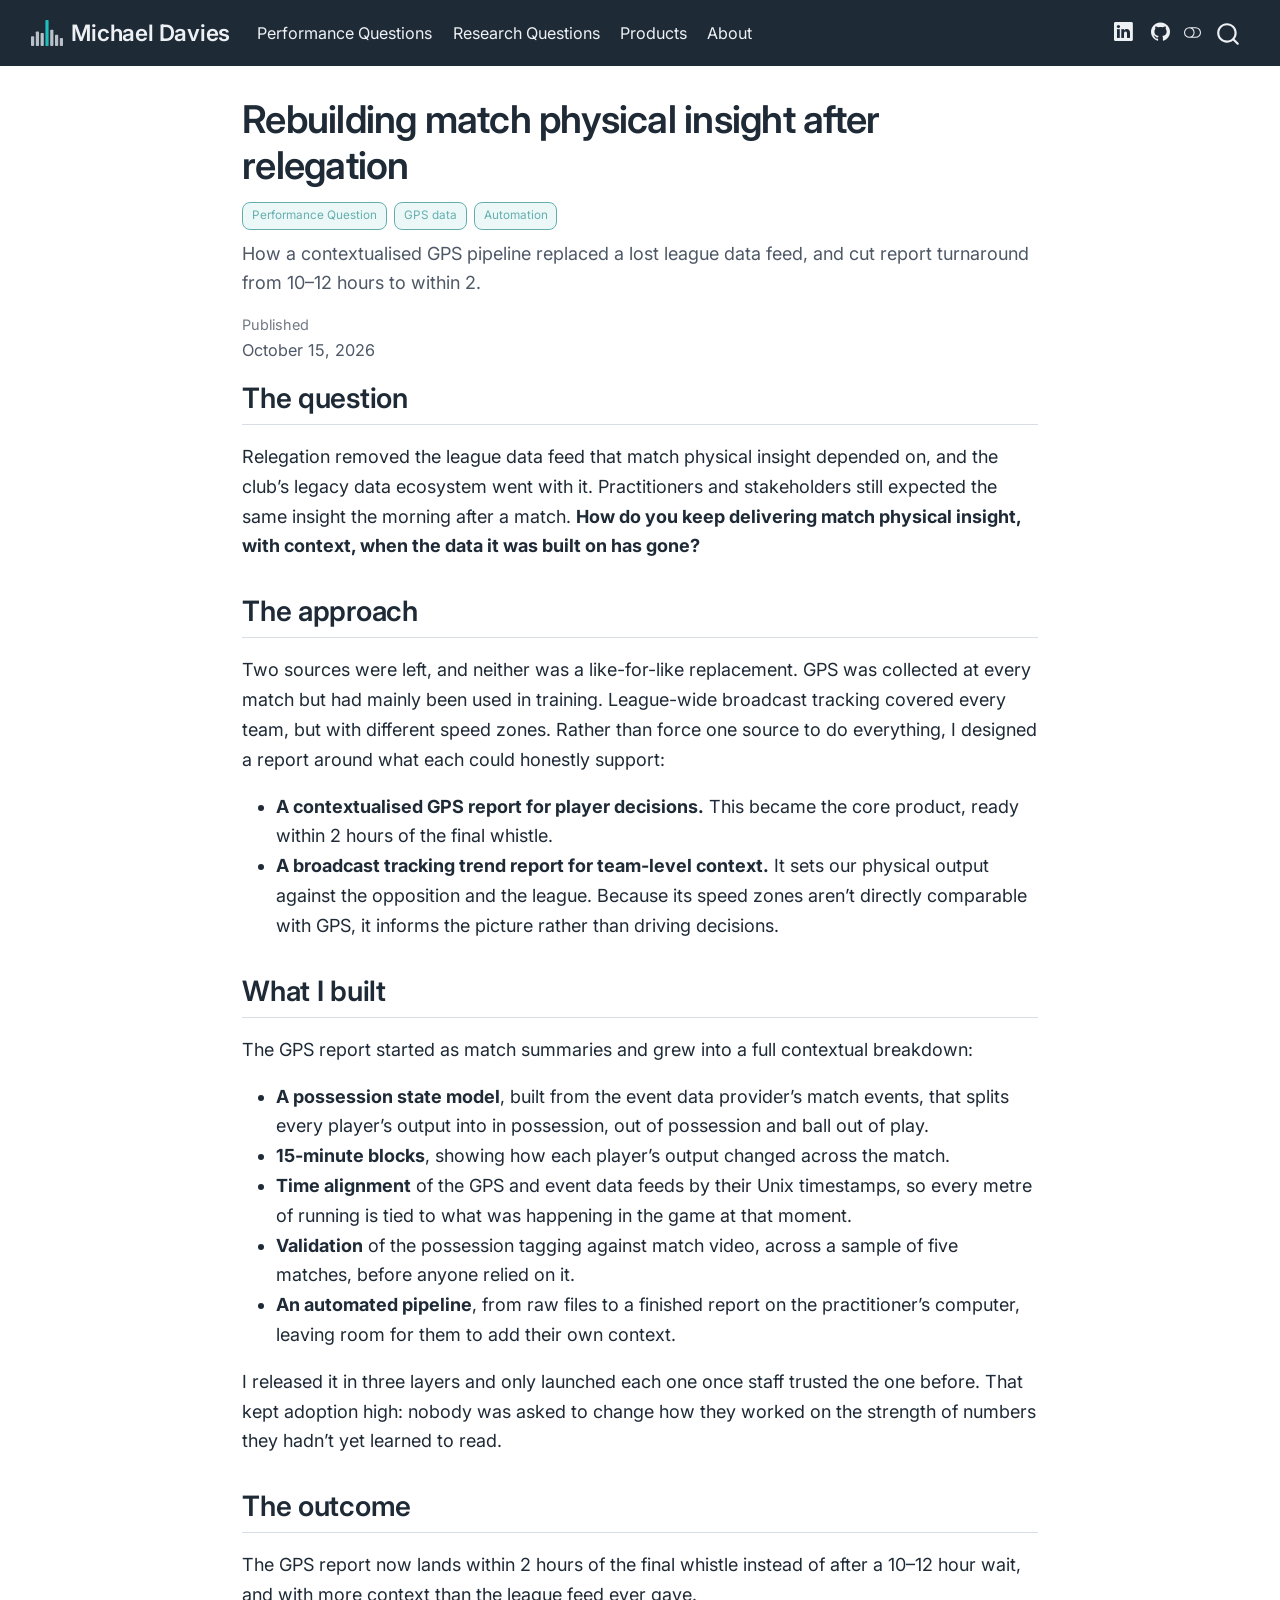
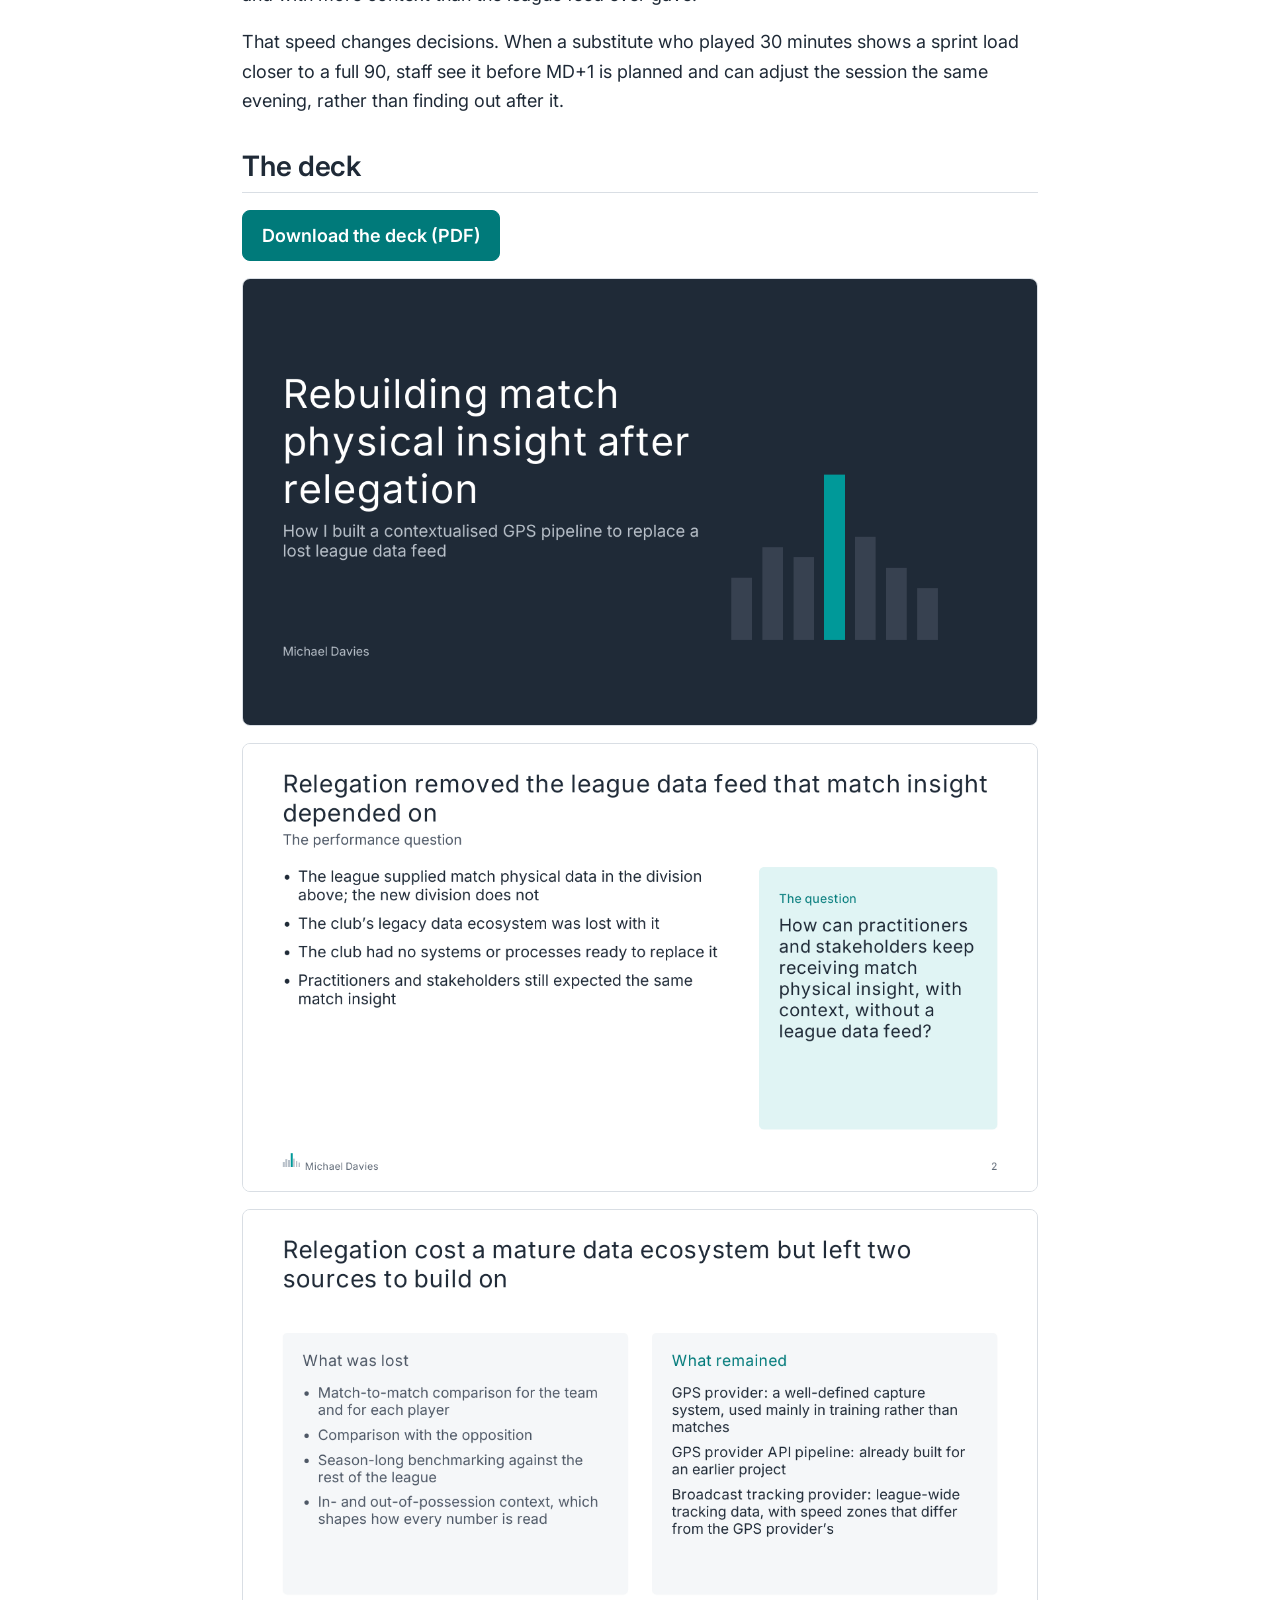
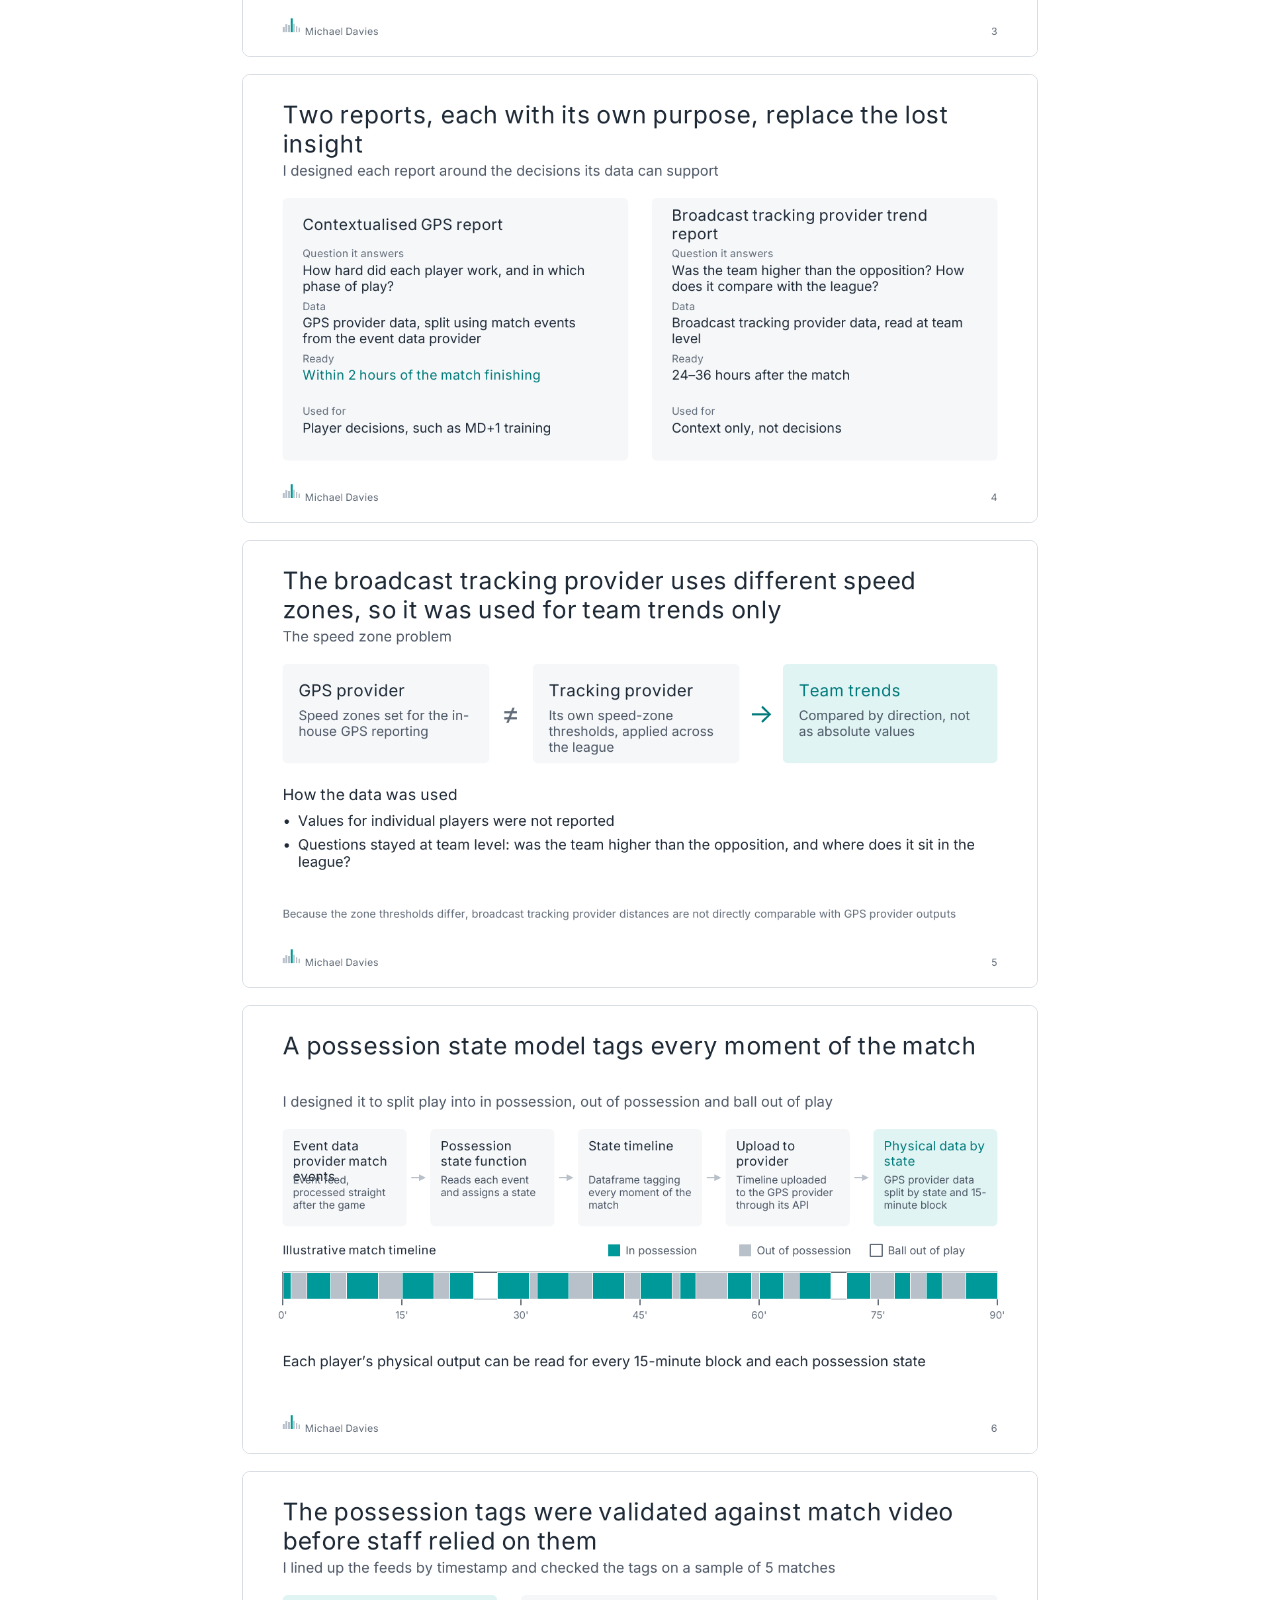
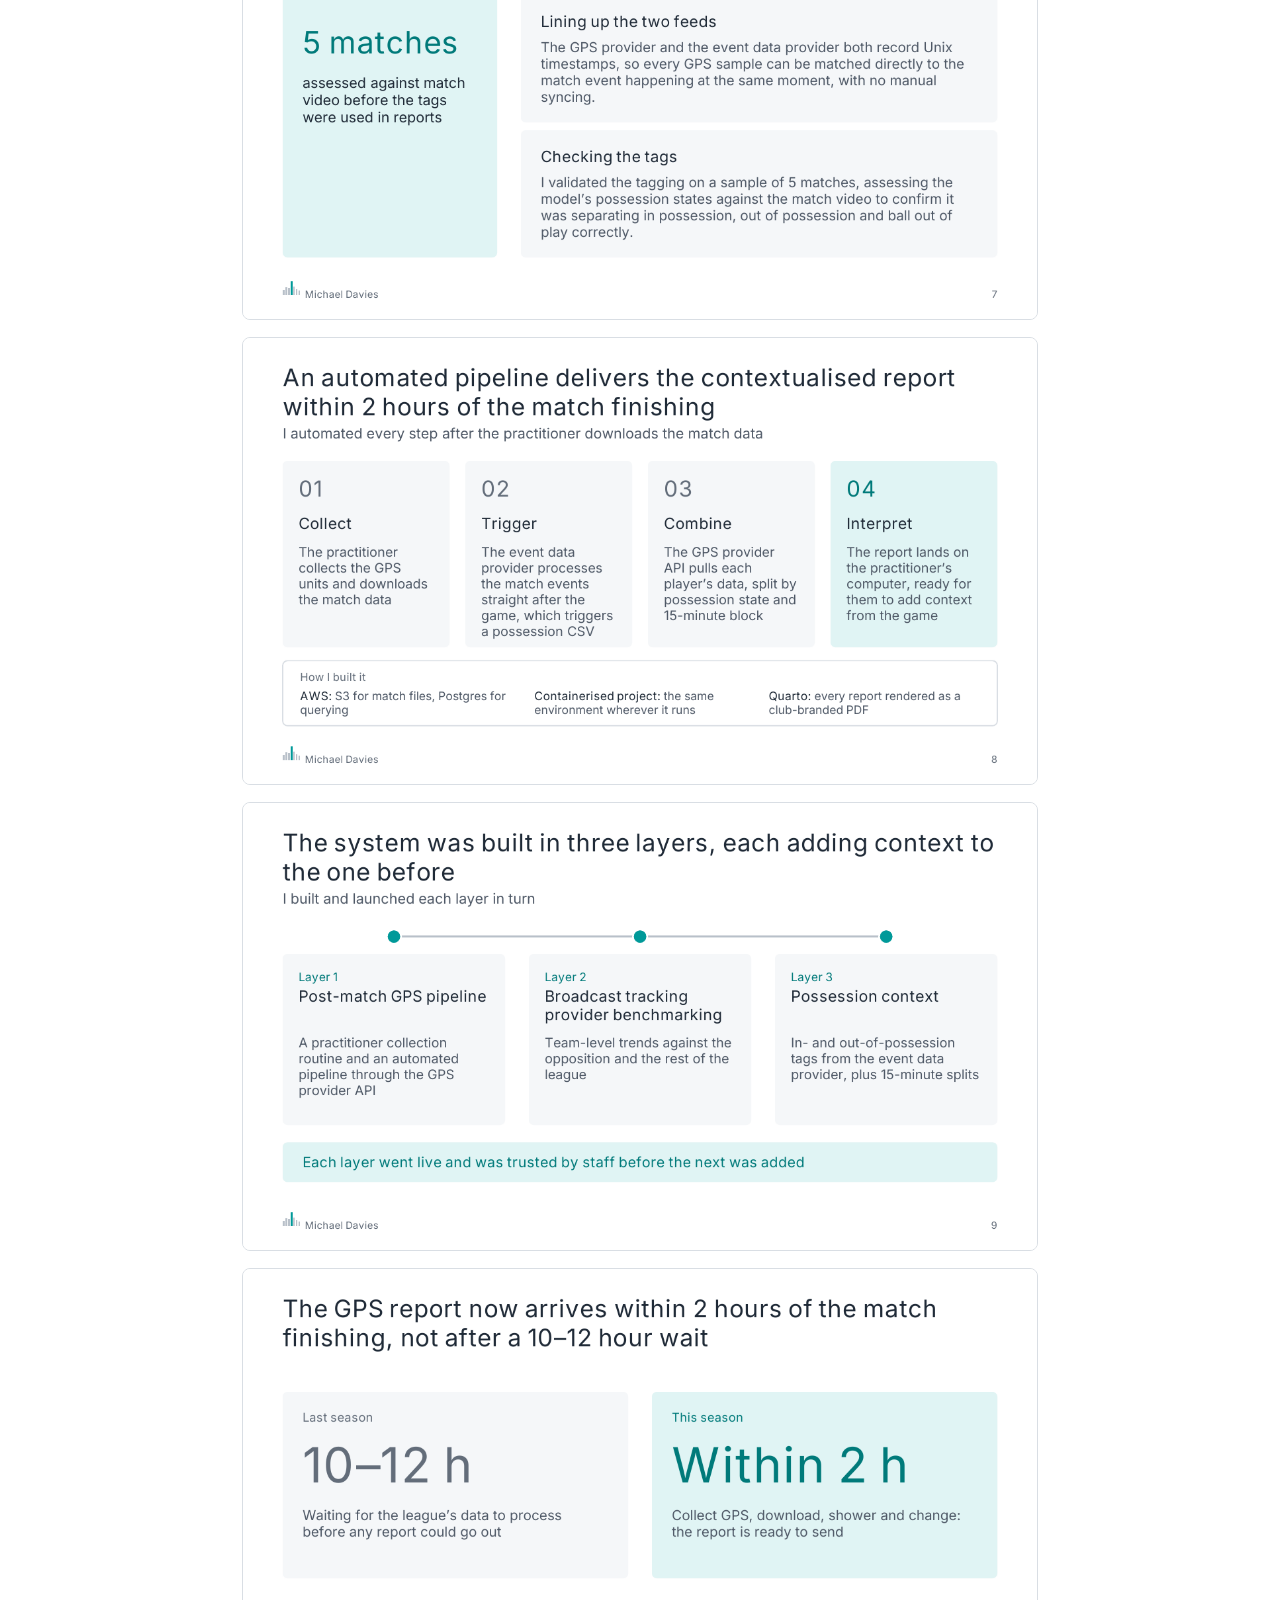
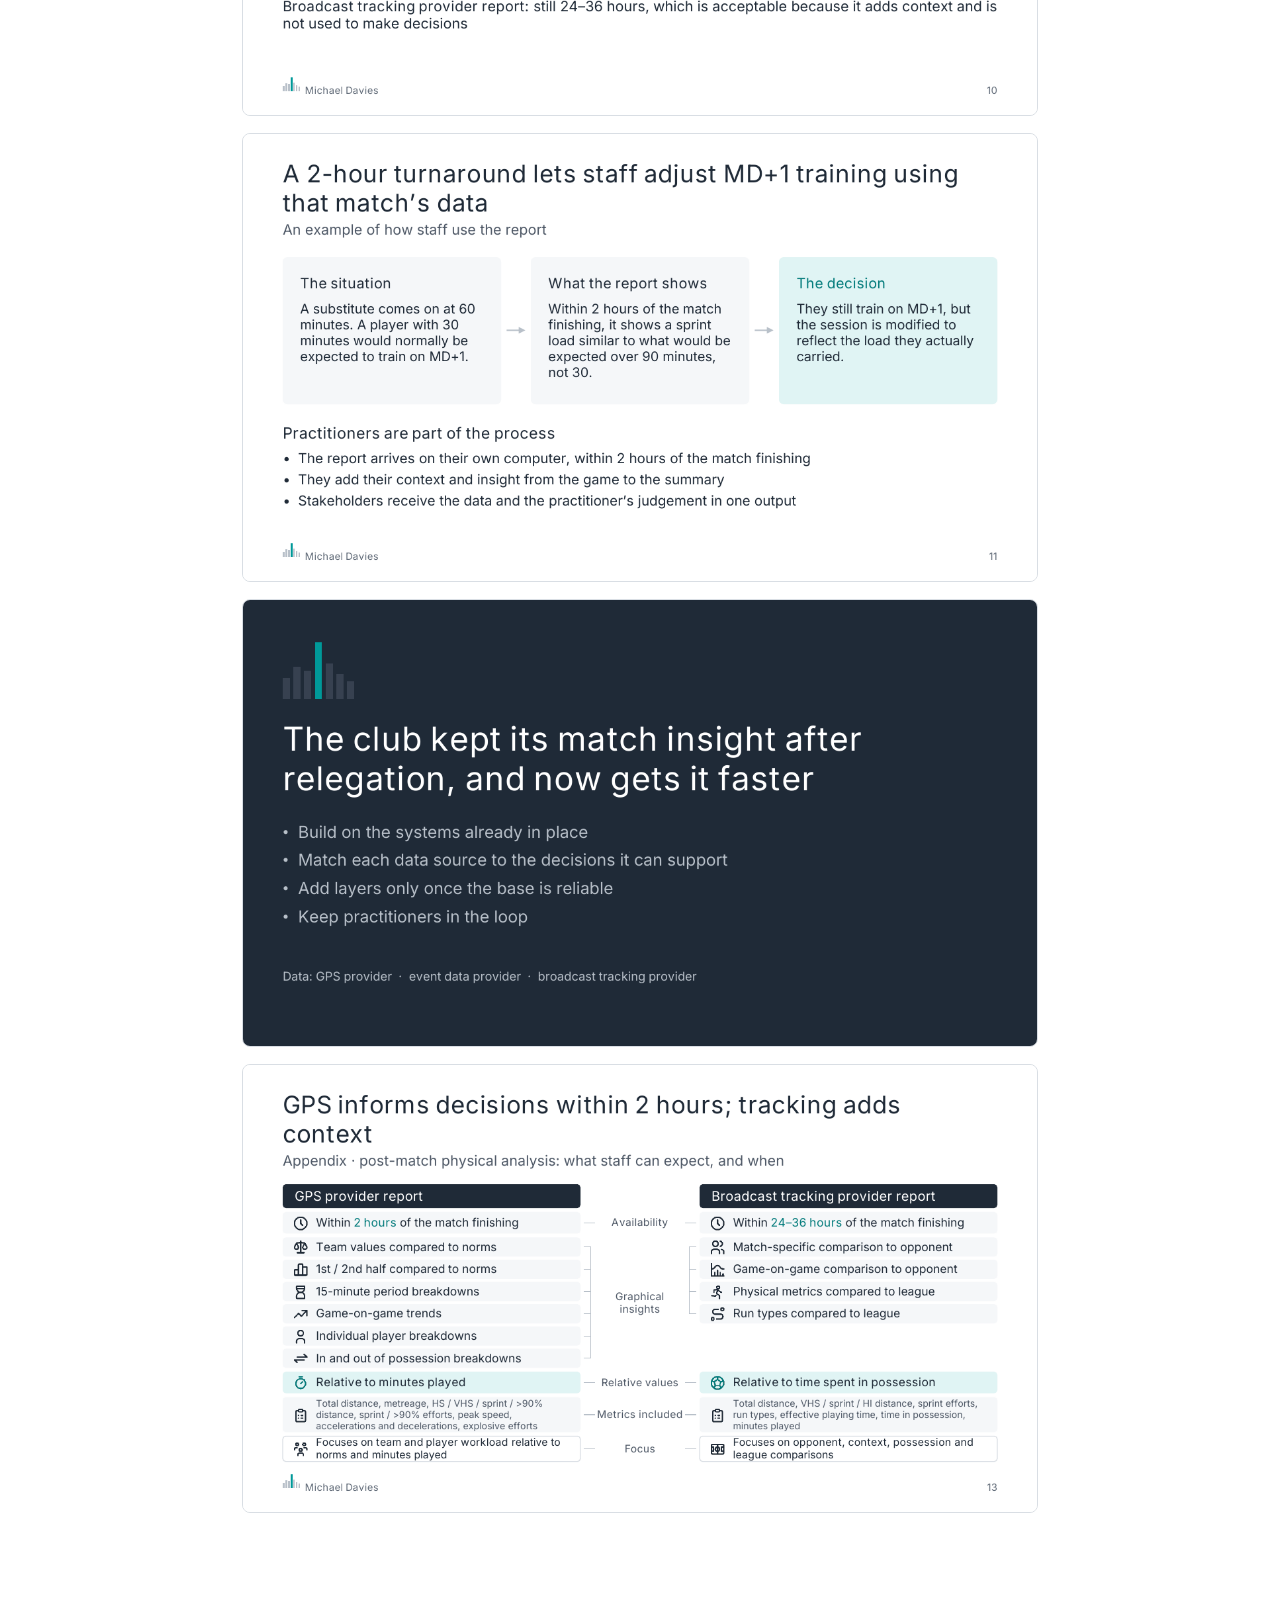
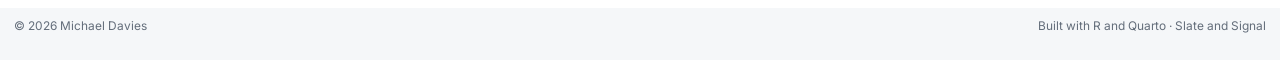
<file: projects/performance/rebuilding-match-insight/index.html>
<!DOCTYPE html>
<html xmlns="http://www.w3.org/1999/xhtml" lang="en" xml:lang="en"><head>

<meta charset="utf-8">
<meta name="generator" content="quarto-1.10.19">

<meta name="viewport" content="width=device-width, initial-scale=1.0, user-scalable=yes">

<meta name="dcterms.date" content="2026-10-15">
<meta name="description" content="How a contextualised GPS pipeline replaced a lost league data feed, and cut report turnaround from 10–12 hours to within 2.">

<title>Rebuilding match physical insight after relegation – Michael Davies</title>
<style>
/* Default styles provided by pandoc.
** See https://pandoc.org/MANUAL.html#variables-for-html for config info.
*/
span.smallcaps{font-variant: small-caps;}
div.columns{display: flex; gap: 1.5em;}
div.column{flex: auto;}
@media screen {
div.columns{gap: min(4vw, 1.5em);}
div.column{overflow-x: auto;}
}
div.hanging-indent{margin-left: 1.5em; text-indent: -1.5em;}
ul.task-list{list-style: none;}
ul.task-list li input[type="checkbox"] {
  width: 0.8em;
  margin: 0 0.8em 0.2em -1em; /* quarto-specific, see https://github.com/quarto-dev/quarto-cli/issues/4556 */ 
  vertical-align: middle;
}
</style>


<script src="../../../site_libs/quarto-nav/quarto-nav.js"></script>
<script src="../../../site_libs/quarto-nav/headroom.min.js"></script>
<script src="../../../site_libs/clipboard/clipboard.min.js"></script>
<script src="../../../site_libs/quarto-search/autocomplete.umd.js"></script>
<script src="../../../site_libs/quarto-search/fuse.min.js"></script>
<script src="../../../site_libs/quarto-search/quarto-search.js"></script>
<meta name="quarto:offset" content="../../../">
<link href="../../../images/favicon.svg" rel="icon" type="image/svg+xml">
<script src="../../../site_libs/quarto-html/quarto.js" type="module"></script>
<script src="../../../site_libs/quarto-html/tabsets/tabsets.js" type="module"></script>
<script src="../../../site_libs/quarto-html/popper.min.js"></script>
<script src="../../../site_libs/quarto-html/tippy.umd.min.js"></script>
<script src="../../../site_libs/quarto-html/anchor.min.js"></script>
<link href="../../../site_libs/quarto-html/tippy.css" rel="stylesheet">
<link href="../../../site_libs/quarto-html/quarto-syntax-highlighting-7679f92b18dcf5edba4446b257d74ced.css" rel="stylesheet" class="quarto-color-scheme" id="quarto-text-highlighting-styles">
<link href="../../../site_libs/quarto-html/quarto-syntax-highlighting-dark-a3d1018d860e8e0e5f676dbdf712930f.css" rel="stylesheet" class="quarto-color-scheme quarto-color-alternate" id="quarto-text-highlighting-styles">
<link href="../../../site_libs/quarto-html/quarto-syntax-highlighting-7679f92b18dcf5edba4446b257d74ced.css" rel="stylesheet" class="quarto-color-scheme-extra" id="quarto-text-highlighting-styles">
<script src="../../../site_libs/bootstrap/bootstrap.min.js"></script>
<link href="../../../site_libs/bootstrap/bootstrap-icons.css" rel="stylesheet">
<link href="../../../site_libs/bootstrap/bootstrap-6b96b13d0476b2725ac09e7d017f7b8c.min.css" rel="stylesheet" append-hash="true" class="quarto-color-scheme" id="quarto-bootstrap" data-mode="light">
<link href="../../../site_libs/bootstrap/bootstrap-dark-148feec59ccc2964e8c51f9cf28291a7.min.css" rel="stylesheet" append-hash="true" class="quarto-color-scheme quarto-color-alternate" id="quarto-bootstrap" data-mode="dark">
<link href="../../../site_libs/bootstrap/bootstrap-6b96b13d0476b2725ac09e7d017f7b8c.min.css" rel="stylesheet" append-hash="true" class="quarto-color-scheme-extra" id="quarto-bootstrap" data-mode="light">
<script id="quarto-search-options" type="application/json">{
  "location": "navbar",
  "copy-button": false,
  "collapse-after": 3,
  "panel-placement": "end",
  "type": "overlay",
  "limit": 50,
  "keyboard-shortcut": [
    "f",
    "/",
    "s"
  ],
  "show-item-context": false,
  "language": {
    "search-no-results-text": "No results",
    "search-matching-documents-text": "matching documents",
    "search-copy-link-title": "Copy link to search",
    "search-hide-matches-text": "Hide additional matches",
    "search-more-match-text": "more match in this document",
    "search-more-matches-text": "more matches in this document",
    "search-clear-button-title": "Clear",
    "search-text-placeholder": "",
    "search-detached-cancel-button-title": "Cancel",
    "search-submit-button-title": "Submit",
    "search-label": "Search"
  }
}</script>
<style>html{ scroll-behavior: smooth; }</style>


</head>

<body class="nav-fixed fullcontent quarto-light"><script id="quarto-html-before-body" type="application/javascript">
    const toggleBodyColorMode = (bsSheetEl) => {
      const mode = bsSheetEl.getAttribute("data-mode");
      const bodyEl = window.document.querySelector("body");
      if (mode === "dark") {
        bodyEl.classList.add("quarto-dark");
        bodyEl.classList.remove("quarto-light");
      } else {
        bodyEl.classList.add("quarto-light");
        bodyEl.classList.remove("quarto-dark");
      }
    }
    const toggleBodyColorPrimary = () => {
      const bsSheetEl = window.document.querySelector("link#quarto-bootstrap:not([rel=disabled-stylesheet])");
      if (bsSheetEl) {
        toggleBodyColorMode(bsSheetEl);
      }
    }
    const setColorSchemeToggle = (alternate) => {
      const toggles = window.document.querySelectorAll('.quarto-color-scheme-toggle');
      for (let i=0; i < toggles.length; i++) {
        const toggle = toggles[i];
        if (toggle) {
          if (alternate) {
            toggle.classList.add("alternate");
          } else {
            toggle.classList.remove("alternate");
          }
        }
      }
    };
    const toggleColorMode = (alternate) => {
      // Switch the stylesheets
      const primaryStylesheets = window.document.querySelectorAll('link.quarto-color-scheme:not(.quarto-color-alternate)');
      const alternateStylesheets = window.document.querySelectorAll('link.quarto-color-scheme.quarto-color-alternate');
      manageTransitions('#quarto-margin-sidebar .nav-link', false);
      if (alternate) {
        // note: dark is layered on light, we don't disable primary!
        enableStylesheet(alternateStylesheets);
        for (const sheetNode of alternateStylesheets) {
          if (sheetNode.id === "quarto-bootstrap") {
            toggleBodyColorMode(sheetNode);
          }
        }
      } else {
        disableStylesheet(alternateStylesheets);
        enableStylesheet(primaryStylesheets)
        toggleBodyColorPrimary();
      }
      manageTransitions('#quarto-margin-sidebar .nav-link', true);
      // Switch the toggles
      setColorSchemeToggle(alternate)
      // Hack to workaround the fact that safari doesn't
      // properly recolor the scrollbar when toggling (#1455)
      if (navigator.userAgent.indexOf('Safari') > 0 && navigator.userAgent.indexOf('Chrome') == -1) {
        manageTransitions("body", false);
        window.scrollTo(0, 1);
        setTimeout(() => {
          window.scrollTo(0, 0);
          manageTransitions("body", true);
        }, 40);
      }
    }
    const disableStylesheet = (stylesheets) => {
      for (let i=0; i < stylesheets.length; i++) {
        const stylesheet = stylesheets[i];
        stylesheet.rel = 'disabled-stylesheet';
      }
    }
    const enableStylesheet = (stylesheets) => {
      for (let i=0; i < stylesheets.length; i++) {
        const stylesheet = stylesheets[i];
        if(stylesheet.rel !== 'stylesheet') { // for Chrome, which will still FOUC without this check
          stylesheet.rel = 'stylesheet';
        }
      }
    }
    const manageTransitions = (selector, allowTransitions) => {
      const els = window.document.querySelectorAll(selector);
      for (let i=0; i < els.length; i++) {
        const el = els[i];
        if (allowTransitions) {
          el.classList.remove('notransition');
        } else {
          el.classList.add('notransition');
        }
      }
    }
    const isFileUrl = () => {
      return window.location.protocol === 'file:';
    }
    const hasAlternateSentinel = () => {
      let styleSentinel = getColorSchemeSentinel();
      if (styleSentinel !== null) {
        return styleSentinel === "alternate";
      } else {
        return false;
      }
    }
    const setStyleSentinel = (alternate) => {
      const value = alternate ? "alternate" : "default";
      if (!isFileUrl()) {
        window.localStorage.setItem("quarto-color-scheme", value);
      } else {
        localAlternateSentinel = value;
      }
    }
    const getColorSchemeSentinel = () => {
      if (!isFileUrl()) {
        const storageValue = window.localStorage.getItem("quarto-color-scheme");
        return storageValue != null ? storageValue : localAlternateSentinel;
      } else {
        return localAlternateSentinel;
      }
    }
    const toggleGiscusIfUsed = (isAlternate, darkModeDefault) => {
      const baseTheme = document.querySelector('#giscus-base-theme')?.value ?? 'light';
      const alternateTheme = document.querySelector('#giscus-alt-theme')?.value ?? 'dark';
      let newTheme = '';
      if(authorPrefersDark) {
        newTheme = isAlternate ? baseTheme : alternateTheme;
      } else {
        newTheme = isAlternate ? alternateTheme : baseTheme;
      }
      const changeGiscusTheme = () => {
        // From: https://github.com/giscus/giscus/issues/336
        const sendMessage = (message) => {
          const iframe = document.querySelector('iframe.giscus-frame');
          if (!iframe) return;
          iframe.contentWindow.postMessage({ giscus: message }, 'https://giscus.app');
        }
        sendMessage({
          setConfig: {
            theme: newTheme
          }
        });
      }
      const isGiscussLoaded = window.document.querySelector('iframe.giscus-frame') !== null;
      if (isGiscussLoaded) {
        changeGiscusTheme();
      }
    };
    const authorPrefersDark = false;
    const queryPrefersDark = window.matchMedia('(prefers-color-scheme: dark)');
    const darkModeDefault = queryPrefersDark.matches;
      document.querySelector('link#quarto-text-highlighting-styles.quarto-color-scheme-extra').rel = 'disabled-stylesheet';
      document.querySelector('link#quarto-bootstrap.quarto-color-scheme-extra').rel = 'disabled-stylesheet';
    let localAlternateSentinel = darkModeDefault ? 'alternate' : 'default';
    // Dark / light mode switch
    window.quartoToggleColorScheme = () => {
      // Read the current dark / light value
      let toAlternate = !hasAlternateSentinel();
      toggleColorMode(toAlternate);
      setStyleSentinel(toAlternate);
      toggleGiscusIfUsed(toAlternate, darkModeDefault);
      window.dispatchEvent(new Event('resize'));
    };
    queryPrefersDark.addEventListener("change", e => {
      if(window.localStorage.getItem("quarto-color-scheme") !== null)
        return;
      const alternate = e.matches
      toggleColorMode(alternate);
      localAlternateSentinel = e.matches ? 'alternate' : 'default'; // this is used alongside local storage!
      toggleGiscusIfUsed(alternate, darkModeDefault);
    });
    // Switch to dark mode if need be
    if (hasAlternateSentinel()) {
      toggleColorMode(true);
    } else {
      toggleColorMode(false);
    }
  </script>

<div id="quarto-search-results"></div>
  <header id="quarto-header" class="headroom fixed-top">
    <nav class="navbar navbar-expand-lg " data-bs-theme="dark">
      <div class="navbar-container container-fluid">
      <div class="navbar-brand-container mx-auto">
    <a href="../../../index.html" class="navbar-brand navbar-brand-logo">
    <img src="../../../images/mark.svg" alt="Michael Davies" class="navbar-logo light-content">
    <img src="../../../images/mark.svg" alt="Michael Davies" class="navbar-logo dark-content">
    </a>
    <a class="navbar-brand" href="../../../index.html">
    <span class="navbar-title">Michael Davies</span>
    </a>
  </div>
            <div id="quarto-search" class="" title="Search"></div>
          <button class="navbar-toggler" type="button" data-bs-toggle="collapse" data-bs-target="#navbarCollapse" aria-controls="navbarCollapse" role="menu" aria-expanded="false" aria-label="Toggle navigation" onclick="if (window.quartoToggleHeadroom) { window.quartoToggleHeadroom(); }">
  <span class="navbar-toggler-icon"></span>
</button>
          <div class="collapse navbar-collapse" id="navbarCollapse">
            <ul class="navbar-nav navbar-nav-scroll me-auto">
  <li class="nav-item">
    <a class="nav-link" href="../../../performance-questions.html"> 
<span class="menu-text">Performance Questions</span></a>
  </li>  
  <li class="nav-item">
    <a class="nav-link" href="../../../research-questions.html"> 
<span class="menu-text">Research Questions</span></a>
  </li>  
  <li class="nav-item">
    <a class="nav-link" href="../../../products.html"> 
<span class="menu-text">Products</span></a>
  </li>  
  <li class="nav-item">
    <a class="nav-link" href="../../../about.html"> 
<span class="menu-text">About</span></a>
  </li>  
</ul>
            <ul class="navbar-nav navbar-nav-scroll ms-auto">
  <li class="nav-item compact">
    <a class="nav-link" href="https://www.linkedin.com/in/michael-davies-4505b8114" target="_blank"> <i class="bi bi-linkedin" role="img" aria-label="LinkedIn">
</i> 
<span class="menu-text"></span></a>
  </li>  
  <li class="nav-item compact">
    <a class="nav-link" href="https://github.com/michaeldavies64" target="_blank"> <i class="bi bi-github" role="img" aria-label="GitHub">
</i> 
<span class="menu-text"></span></a>
  </li>  
</ul>
          </div> <!-- /navcollapse -->
            <div class="quarto-navbar-tools">
  <a href="" class="quarto-color-scheme-toggle quarto-navigation-tool  px-1" onclick="window.quartoToggleColorScheme(); return false;" title="Toggle dark mode"><i class="bi"></i></a>
</div>
      </div> <!-- /container-fluid -->
    </nav>
</header>
<!-- content -->
<div id="quarto-content" class="quarto-container page-columns page-rows-contents page-layout-article page-navbar">
<!-- sidebar -->
<!-- margin-sidebar -->
    
<!-- main -->
<main class="content" id="quarto-document-content">


<header id="title-block-header" class="quarto-title-block default">
<div class="quarto-title">
<h1 class="title">Rebuilding match physical insight after relegation</h1>
  <div class="quarto-categories">
    <div class="quarto-category">Performance Question</div>
    <div class="quarto-category">GPS data</div>
    <div class="quarto-category">Automation</div>
  </div>
  </div>

<div>
  <div class="description">
    How a contextualised GPS pipeline replaced a lost league data feed, and cut report turnaround from 10–12 hours to within 2.
  </div>
</div>


<div class="quarto-title-meta">

    
    <div>
    <div class="quarto-title-meta-heading">Published</div>
    <div class="quarto-title-meta-contents">
      <p class="date">October 15, 2026</p>
    </div>
  </div>
  
    
  </div>
  


</header>


<section id="the-question" class="level2">
<h2 class="anchored" data-anchor-id="the-question">The question</h2>
<p>Relegation removed the league data feed that match physical insight depended on, and the club’s legacy data ecosystem went with it. Practitioners and stakeholders still expected the same insight the morning after a match. <strong>How do you keep delivering match physical insight, with context, when the data it was built on has gone?</strong></p>
</section>
<section id="the-approach" class="level2">
<h2 class="anchored" data-anchor-id="the-approach">The approach</h2>
<p>Two sources were left, and neither was a like-for-like replacement. GPS was collected at every match but had mainly been used in training. League-wide broadcast tracking covered every team, but with different speed zones. Rather than force one source to do everything, I designed a report around what each could honestly support:</p>
<ul>
<li><strong>A contextualised GPS report for player decisions.</strong> This became the core product, ready within 2 hours of the final whistle.</li>
<li><strong>A broadcast tracking trend report for team-level context.</strong> It sets our physical output against the opposition and the league. Because its speed zones aren’t directly comparable with GPS, it informs the picture rather than driving decisions.</li>
</ul>
</section>
<section id="what-i-built" class="level2">
<h2 class="anchored" data-anchor-id="what-i-built">What I built</h2>
<p>The GPS report started as match summaries and grew into a full contextual breakdown:</p>
<ul>
<li><strong>A possession state model</strong>, built from the event data provider’s match events, that splits every player’s output into in possession, out of possession and ball out of play.</li>
<li><strong>15-minute blocks</strong>, showing how each player’s output changed across the match.</li>
<li><strong>Time alignment</strong> of the GPS and event data feeds by their Unix timestamps, so every metre of running is tied to what was happening in the game at that moment.</li>
<li><strong>Validation</strong> of the possession tagging against match video, across a sample of five matches, before anyone relied on it.</li>
<li><strong>An automated pipeline</strong>, from raw files to a finished report on the practitioner’s computer, leaving room for them to add their own context.</li>
</ul>
<p>I released it in three layers and only launched each one once staff trusted the one before. That kept adoption high: nobody was asked to change how they worked on the strength of numbers they hadn’t yet learned to read.</p>
</section>
<section id="the-outcome" class="level2">
<h2 class="anchored" data-anchor-id="the-outcome">The outcome</h2>
<p>The GPS report now lands within 2 hours of the final whistle instead of after a 10–12 hour wait, and with more context than the league feed ever gave.</p>
<p>That speed changes decisions. When a substitute who played 30 minutes shows a sprint load closer to a full 90, staff see it before MD+1 is planned and can adjust the session the same evening, rather than finding out after it.</p>
</section>
<section id="the-deck" class="level2">
<h2 class="anchored" data-anchor-id="the-deck">The deck</h2>
<p><a href="deck.pdf" class="btn btn-primary">Download the deck (PDF)</a></p>
<div class="md-slides">
<p><img src="slides/slide-01.png" class="img-fluid" alt="Slide 1 of 13"></p>
<p><img src="slides/slide-02.png" class="img-fluid" alt="Slide 2 of 13"></p>
<p><img src="slides/slide-03.png" class="img-fluid" alt="Slide 3 of 13"></p>
<p><img src="slides/slide-04.png" class="img-fluid" alt="Slide 4 of 13"></p>
<p><img src="slides/slide-05.png" class="img-fluid" alt="Slide 5 of 13"></p>
<p><img src="slides/slide-06.png" class="img-fluid" alt="Slide 6 of 13"></p>
<p><img src="slides/slide-07.png" class="img-fluid" alt="Slide 7 of 13"></p>
<p><img src="slides/slide-08.png" class="img-fluid" alt="Slide 8 of 13"></p>
<p><img src="slides/slide-09.png" class="img-fluid" alt="Slide 9 of 13"></p>
<p><img src="slides/slide-10.png" class="img-fluid" alt="Slide 10 of 13"></p>
<p><img src="slides/slide-11.png" class="img-fluid" alt="Slide 11 of 13"></p>
<p><img src="slides/slide-12.png" class="img-fluid" alt="Slide 12 of 13"></p>
<p><img src="slides/slide-13.png" class="img-fluid" alt="Slide 13 of 13"></p>
</div>


</section>

</main> <!-- /main -->
<script id="quarto-html-after-body" type="application/javascript">
  window.document.addEventListener("DOMContentLoaded", function (event) {
    // Ensure there is a toggle, if there isn't float one in the top right
    if (window.document.querySelector('.quarto-color-scheme-toggle') === null) {
      const a = window.document.createElement('a');
      a.classList.add('top-right');
      a.classList.add('quarto-color-scheme-toggle');
      a.href = "";
      a.onclick = function() { try { window.quartoToggleColorScheme(); } catch {} return false; };
      const i = window.document.createElement("i");
      i.classList.add('bi');
      a.appendChild(i);
      window.document.body.appendChild(a);
    }
    setColorSchemeToggle(hasAlternateSentinel())
    const icon = "";
    const anchorJS = new window.AnchorJS();
    anchorJS.options = {
      placement: 'right',
      icon: icon
    };
    anchorJS.add('.anchored');
    const isCodeAnnotation = (el) => {
      for (const clz of el.classList) {
        if (clz.startsWith('code-annotation-')) {                     
          return true;
        }
      }
      return false;
    }
    const onCopySuccess = function(e) {
      // button target
      const button = e.trigger;
      // don't keep focus
      button.blur();
      // flash "checked"
      button.classList.add('code-copy-button-checked');
      var currentTitle = button.getAttribute("title");
      button.setAttribute("title", "Copied!");
      let tooltip;
      if (window.bootstrap) {
        button.setAttribute("data-bs-toggle", "tooltip");
        button.setAttribute("data-bs-placement", "left");
        button.setAttribute("data-bs-title", "Copied!");
        tooltip = new bootstrap.Tooltip(button, 
          { trigger: "manual", 
            customClass: "code-copy-button-tooltip",
            offset: [0, -8]});
        tooltip.show();    
      }
      setTimeout(function() {
        if (tooltip) {
          tooltip.hide();
          button.removeAttribute("data-bs-title");
          button.removeAttribute("data-bs-toggle");
          button.removeAttribute("data-bs-placement");
        }
        button.setAttribute("title", currentTitle);
        button.classList.remove('code-copy-button-checked');
      }, 1000);
      // clear code selection
      e.clearSelection();
    }
    const getTextToCopy = function(trigger) {
      const outerScaffold = trigger.parentElement.cloneNode(true);
      const codeEl = outerScaffold.querySelector('code');
      for (const childEl of codeEl.children) {
        if (isCodeAnnotation(childEl)) {
          childEl.remove();
        }
      }
      return codeEl.innerText;
    }
    const clipboard = new window.ClipboardJS('.code-copy-button:not([data-in-quarto-modal])', {
      text: getTextToCopy
    });
    clipboard.on('success', onCopySuccess);
    if (window.document.getElementById('quarto-embedded-source-code-modal')) {
      const clipboardModal = new window.ClipboardJS('.code-copy-button[data-in-quarto-modal]', {
        text: getTextToCopy,
        container: window.document.getElementById('quarto-embedded-source-code-modal')
      });
      clipboardModal.on('success', onCopySuccess);
    }
      var localhostRegex = new RegExp(/^(?:http|https):\/\/localhost\:?[0-9]*\//);
      var mailtoRegex = new RegExp(/^mailto:/);
        var filterRegex = new RegExp("https:\/\/michaeldavies64\.github\.io\/");
      var isInternal = (href) => {
          return filterRegex.test(href) || localhostRegex.test(href) || mailtoRegex.test(href);
      }
      // Inspect non-navigation links and adorn them if external
     var links = window.document.querySelectorAll('a[href]:not(.nav-link):not(.navbar-brand):not(.toc-action):not(.sidebar-link):not(.sidebar-item-toggle):not(.pagination-link):not(.no-external):not([aria-hidden]):not(.dropdown-item):not(.quarto-navigation-tool):not(.about-link)');
      for (var i=0; i<links.length; i++) {
        const link = links[i];
        if (!isInternal(link.href)) {
          // undo the damage that might have been done by quarto-nav.js in the case of
          // links that we want to consider external
          if (link.dataset.originalHref !== undefined) {
            link.href = link.dataset.originalHref;
          }
            // target, if specified
            link.setAttribute("target", "_blank");
            if (link.getAttribute("rel") === null) {
              link.setAttribute("rel", "noopener");
            }
        }
      }
    function tippyHover(el, contentFn, onTriggerFn, onUntriggerFn) {
      const config = {
        allowHTML: true,
        maxWidth: 500,
        delay: 100,
        arrow: false,
        appendTo: function(el) {
            return el.parentElement;
        },
        interactive: true,
        interactiveBorder: 10,
        theme: 'quarto',
        placement: 'bottom-start',
      };
      if (contentFn) {
        config.content = contentFn;
      }
      if (onTriggerFn) {
        config.onTrigger = onTriggerFn;
      }
      if (onUntriggerFn) {
        config.onUntrigger = onUntriggerFn;
      }
      window.tippy(el, config); 
    }
    const noterefs = window.document.querySelectorAll('a[role="doc-noteref"]');
    for (var i=0; i<noterefs.length; i++) {
      const ref = noterefs[i];
      tippyHover(ref, function() {
        // use id or data attribute instead here
        let href = ref.getAttribute('data-footnote-href') || ref.getAttribute('href');
        try { href = new URL(href).hash; } catch {}
        const id = href.replace(/^#\/?/, "");
        const note = window.document.getElementById(id);
        if (note) {
          return note.innerHTML;
        } else {
          return "";
        }
      });
    }
    const xrefs = window.document.querySelectorAll('a.quarto-xref');
    const processXRef = (id, note) => {
      // Strip column container classes
      const stripColumnClz = (el) => {
        el.classList.remove("page-full", "page-columns");
        if (el.children) {
          for (const child of el.children) {
            stripColumnClz(child);
          }
        }
      }
      stripColumnClz(note)
      if (id === null || id.startsWith('sec-')) {
        // Special case sections, only their first couple elements
        const container = document.createElement("div");
        if (note.children && note.children.length > 2) {
          container.appendChild(note.children[0].cloneNode(true));
          for (let i = 1; i < note.children.length; i++) {
            const child = note.children[i];
            if (child.tagName === "P" && child.innerText === "") {
              continue;
            } else {
              container.appendChild(child.cloneNode(true));
              break;
            }
          }
          if (window.Quarto?.typesetMath) {
            window.Quarto.typesetMath(container);
          }
          return container.innerHTML
        } else {
          if (window.Quarto?.typesetMath) {
            window.Quarto.typesetMath(note);
          }
          return note.innerHTML;
        }
      } else {
        // Remove any anchor links if they are present
        const anchorLink = note.querySelector('a.anchorjs-link');
        if (anchorLink) {
          anchorLink.remove();
        }
        if (window.Quarto?.typesetMath) {
          window.Quarto.typesetMath(note);
        }
        if (note.classList.contains("callout")) {
          return note.outerHTML;
        } else {
          return note.innerHTML;
        }
      }
    }
    for (var i=0; i<xrefs.length; i++) {
      const xref = xrefs[i];
      tippyHover(xref, undefined, function(instance) {
        instance.disable();
        let url = xref.getAttribute('href');
        let hash = undefined; 
        if (url.startsWith('#')) {
          hash = url;
        } else {
          try { hash = new URL(url).hash; } catch {}
        }
        if (hash) {
          const id = hash.replace(/^#\/?/, "");
          const note = window.document.getElementById(id);
          if (note !== null) {
            try {
              const html = processXRef(id, note.cloneNode(true));
              instance.setContent(html);
            } finally {
              instance.enable();
              instance.show();
            }
          } else {
            // See if we can fetch this
            fetch(url.split('#')[0])
            .then(res => res.text())
            .then(html => {
              const parser = new DOMParser();
              const htmlDoc = parser.parseFromString(html, "text/html");
              const note = htmlDoc.getElementById(id);
              if (note !== null) {
                const html = processXRef(id, note);
                instance.setContent(html);
              } 
            }).finally(() => {
              instance.enable();
              instance.show();
            });
          }
        } else {
          // See if we can fetch a full url (with no hash to target)
          // This is a special case and we should probably do some content thinning / targeting
          fetch(url)
          .then(res => res.text())
          .then(html => {
            const parser = new DOMParser();
            const htmlDoc = parser.parseFromString(html, "text/html");
            const note = htmlDoc.querySelector('main.content');
            if (note !== null) {
              // This should only happen for chapter cross references
              // (since there is no id in the URL)
              // remove the first header
              if (note.children.length > 0 && note.children[0].tagName === "HEADER") {
                note.children[0].remove();
              }
              const html = processXRef(null, note);
              instance.setContent(html);
            } 
          }).finally(() => {
            instance.enable();
            instance.show();
          });
        }
      }, function(instance) {
      });
    }
        let selectedAnnoteEl;
        const selectorForAnnotation = ( cell, annotation) => {
          let cellAttr = 'data-code-cell="' + cell + '"';
          let lineAttr = 'data-code-annotation="' +  annotation + '"';
          const selector = 'span[' + cellAttr + '][' + lineAttr + ']';
          return selector;
        }
        const selectCodeLines = (annoteEl) => {
          const doc = window.document;
          const targetCell = annoteEl.getAttribute("data-target-cell");
          const targetAnnotation = annoteEl.getAttribute("data-target-annotation");
          const annoteSpan = window.document.querySelector(selectorForAnnotation(targetCell, targetAnnotation));
          const lines = annoteSpan.getAttribute("data-code-lines").split(",");
          const lineIds = lines.map((line) => {
            return targetCell + "-" + line;
          })
          let top = null;
          let height = null;
          let parent = null;
          if (lineIds.length > 0) {
              //compute the position of the single el (top and bottom and make a div)
              const el = window.document.getElementById(lineIds[0]);
              top = el.offsetTop;
              height = el.offsetHeight;
              parent = el.parentElement.parentElement;
            if (lineIds.length > 1) {
              const lastEl = window.document.getElementById(lineIds[lineIds.length - 1]);
              const bottom = lastEl.offsetTop + lastEl.offsetHeight;
              height = bottom - top;
            }
            if (top !== null && height !== null && parent !== null) {
              // cook up a div (if necessary) and position it 
              let div = window.document.getElementById("code-annotation-line-highlight");
              if (div === null) {
                div = window.document.createElement("div");
                div.setAttribute("id", "code-annotation-line-highlight");
                div.style.position = 'absolute';
                parent.appendChild(div);
              }
              div.style.top = top - 2 + "px";
              div.style.height = height + 4 + "px";
              div.style.left = 0;
              let gutterDiv = window.document.getElementById("code-annotation-line-highlight-gutter");
              if (gutterDiv === null) {
                gutterDiv = window.document.createElement("div");
                gutterDiv.setAttribute("id", "code-annotation-line-highlight-gutter");
                gutterDiv.style.position = 'absolute';
                const codeCell = window.document.getElementById(targetCell);
                const gutter = codeCell.querySelector('.code-annotation-gutter');
                gutter.appendChild(gutterDiv);
              }
              gutterDiv.style.top = top - 2 + "px";
              gutterDiv.style.height = height + 4 + "px";
            }
            selectedAnnoteEl = annoteEl;
          }
        };
        const unselectCodeLines = () => {
          const elementsIds = ["code-annotation-line-highlight", "code-annotation-line-highlight-gutter"];
          elementsIds.forEach((elId) => {
            const div = window.document.getElementById(elId);
            if (div) {
              div.remove();
            }
          });
          selectedAnnoteEl = undefined;
        };
          // Handle positioning of the toggle
      window.addEventListener(
        "resize",
        throttle(() => {
          elRect = undefined;
          if (selectedAnnoteEl) {
            selectCodeLines(selectedAnnoteEl);
          }
        }, 10)
      );
      function throttle(fn, ms) {
      let throttle = false;
      let timer;
        return (...args) => {
          if(!throttle) { // first call gets through
              fn.apply(this, args);
              throttle = true;
          } else { // all the others get throttled
              if(timer) clearTimeout(timer); // cancel #2
              timer = setTimeout(() => {
                fn.apply(this, args);
                timer = throttle = false;
              }, ms);
          }
        };
      }
        // Attach click handler to the DT
        const annoteDls = window.document.querySelectorAll('dt[data-target-cell]');
        for (const annoteDlNode of annoteDls) {
          annoteDlNode.addEventListener('click', (event) => {
            const clickedEl = event.target;
            if (clickedEl !== selectedAnnoteEl) {
              unselectCodeLines();
              const activeEl = window.document.querySelector('dt[data-target-cell].code-annotation-active');
              if (activeEl) {
                activeEl.classList.remove('code-annotation-active');
              }
              selectCodeLines(clickedEl);
              clickedEl.classList.add('code-annotation-active');
            } else {
              // Unselect the line
              unselectCodeLines();
              clickedEl.classList.remove('code-annotation-active');
            }
          });
        }
    const findCites = (el) => {
      const parentEl = el.parentElement;
      if (parentEl) {
        const cites = parentEl.dataset.cites;
        if (cites) {
          return {
            el,
            cites: cites.split(' ')
          };
        } else {
          return findCites(el.parentElement)
        }
      } else {
        return undefined;
      }
    };
    var bibliorefs = window.document.querySelectorAll('a[role="doc-biblioref"]');
    for (var i=0; i<bibliorefs.length; i++) {
      const ref = bibliorefs[i];
      const citeInfo = findCites(ref);
      if (citeInfo) {
        tippyHover(citeInfo.el, function() {
          var popup = window.document.createElement('div');
          citeInfo.cites.forEach(function(cite) {
            var citeDiv = window.document.createElement('div');
            citeDiv.classList.add('hanging-indent');
            citeDiv.classList.add('csl-entry');
            var biblioDiv = window.document.getElementById('ref-' + cite);
            if (biblioDiv) {
              citeDiv.innerHTML = biblioDiv.innerHTML;
            }
            popup.appendChild(citeDiv);
          });
          return popup.innerHTML;
        });
      }
    }
  });
  </script>
</div> <!-- /content -->
<footer class="footer">
  <div class="nav-footer">
    <div class="nav-footer-left">
<p>© 2026 Michael Davies</p>
</div>   
    <div class="nav-footer-center">
      &nbsp;
    </div>
    <div class="nav-footer-right">
<p>Built with R and Quarto · Slate and Signal</p>
</div>
  </div>
</footer>




<script src="../../../site_libs/quarto-html/zenscroll-min.js"></script>
</body></html>
</file>
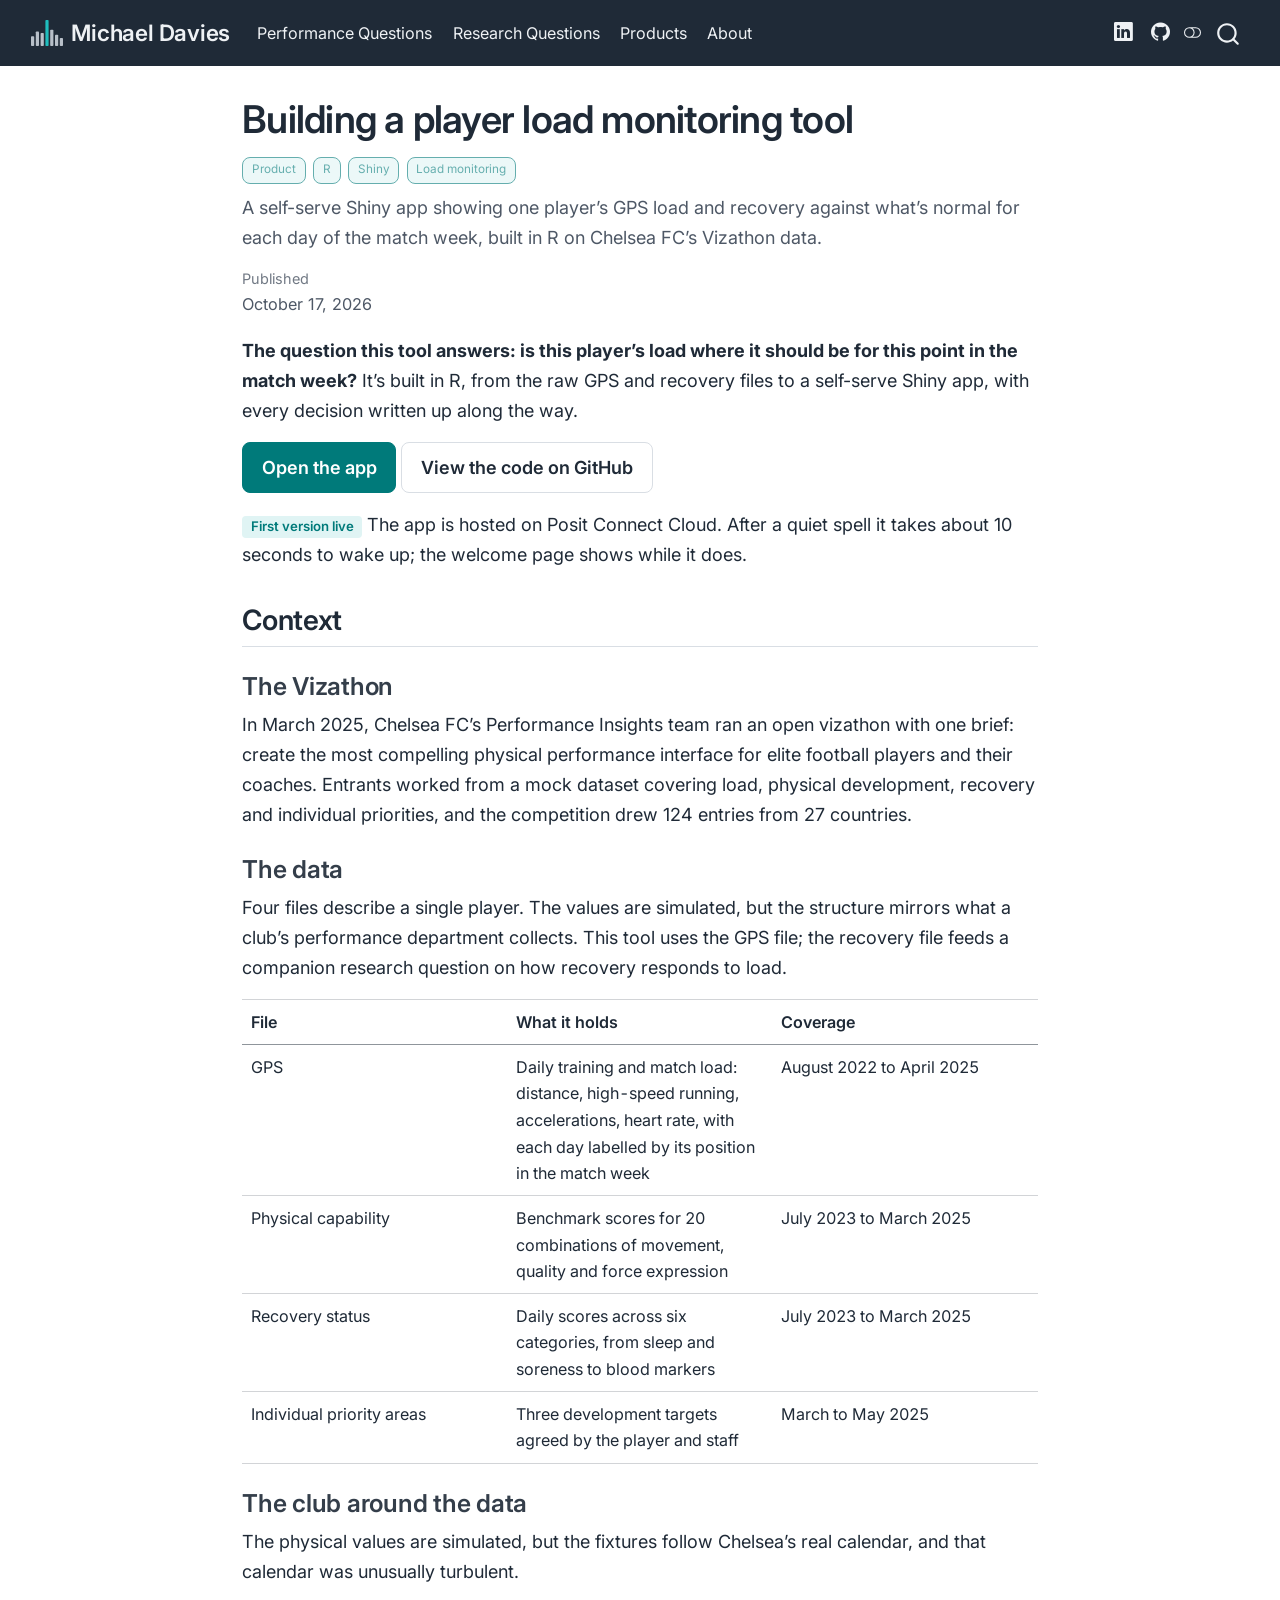
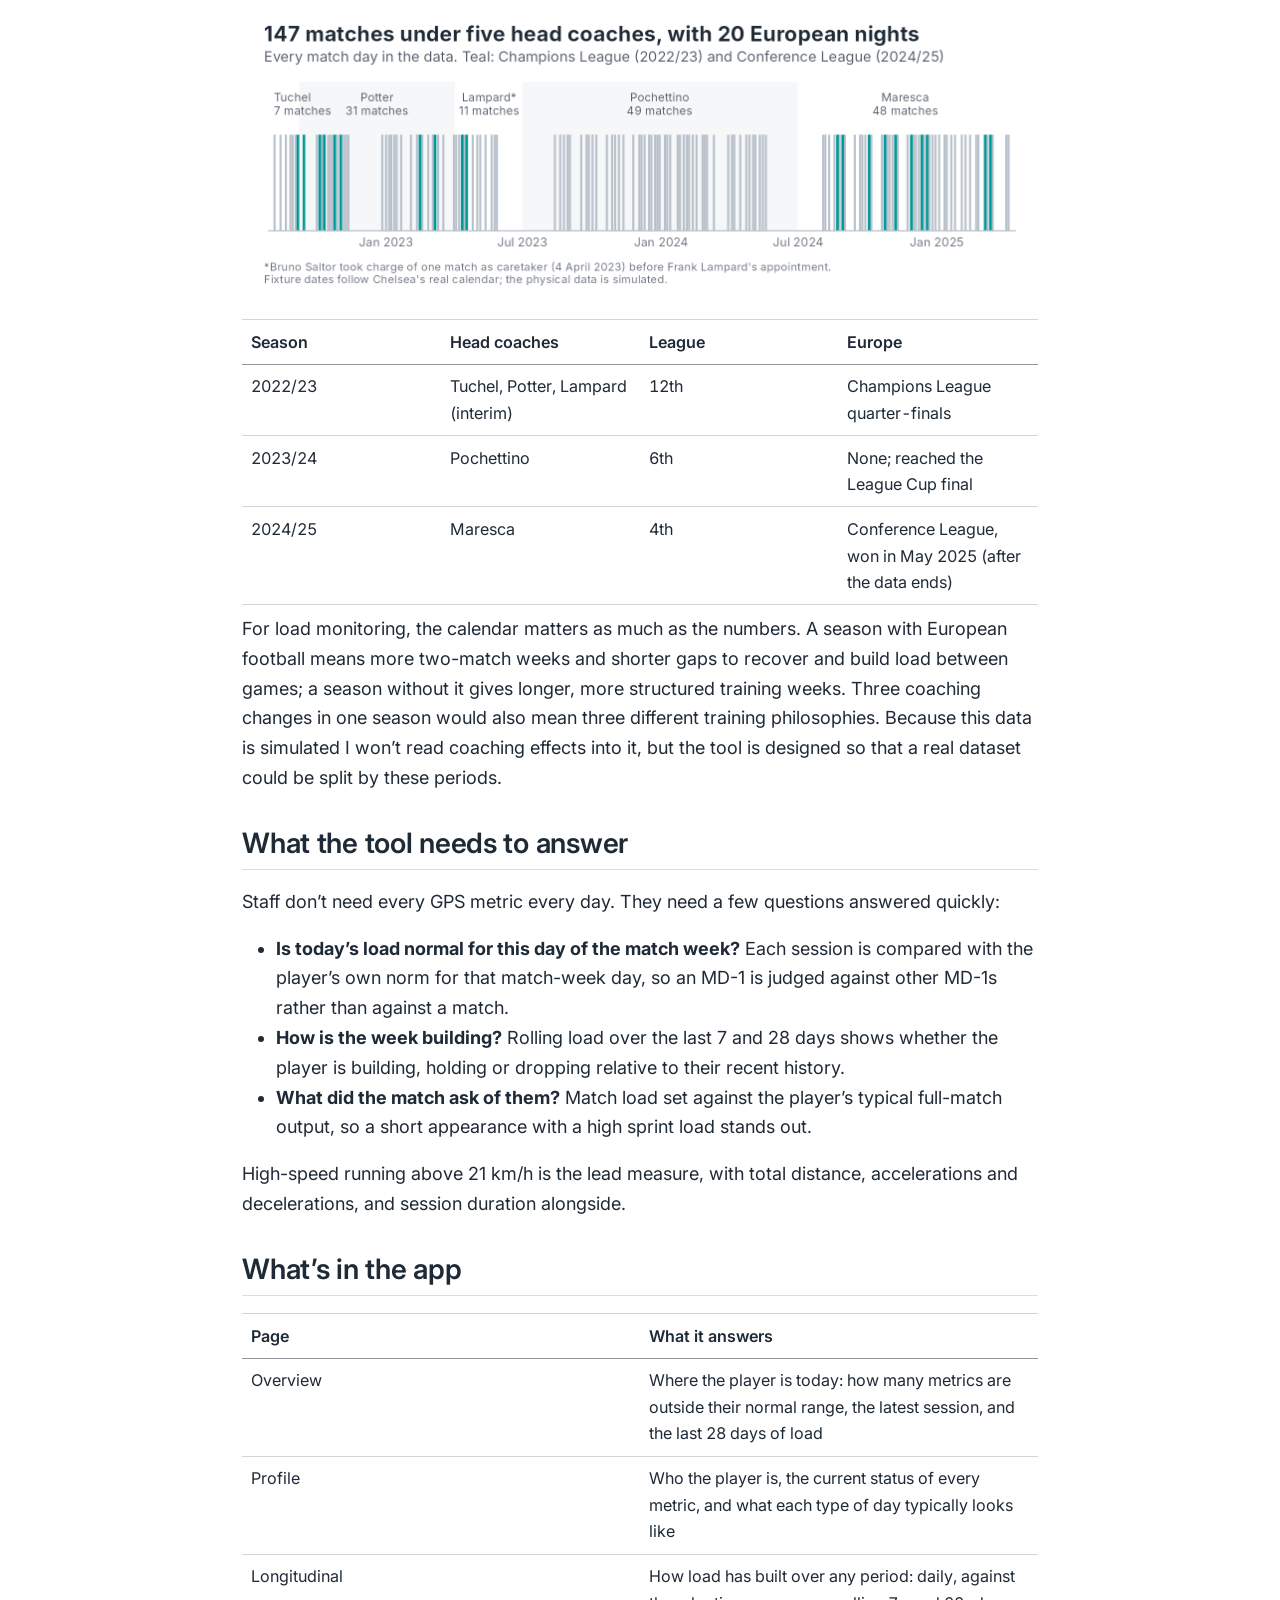
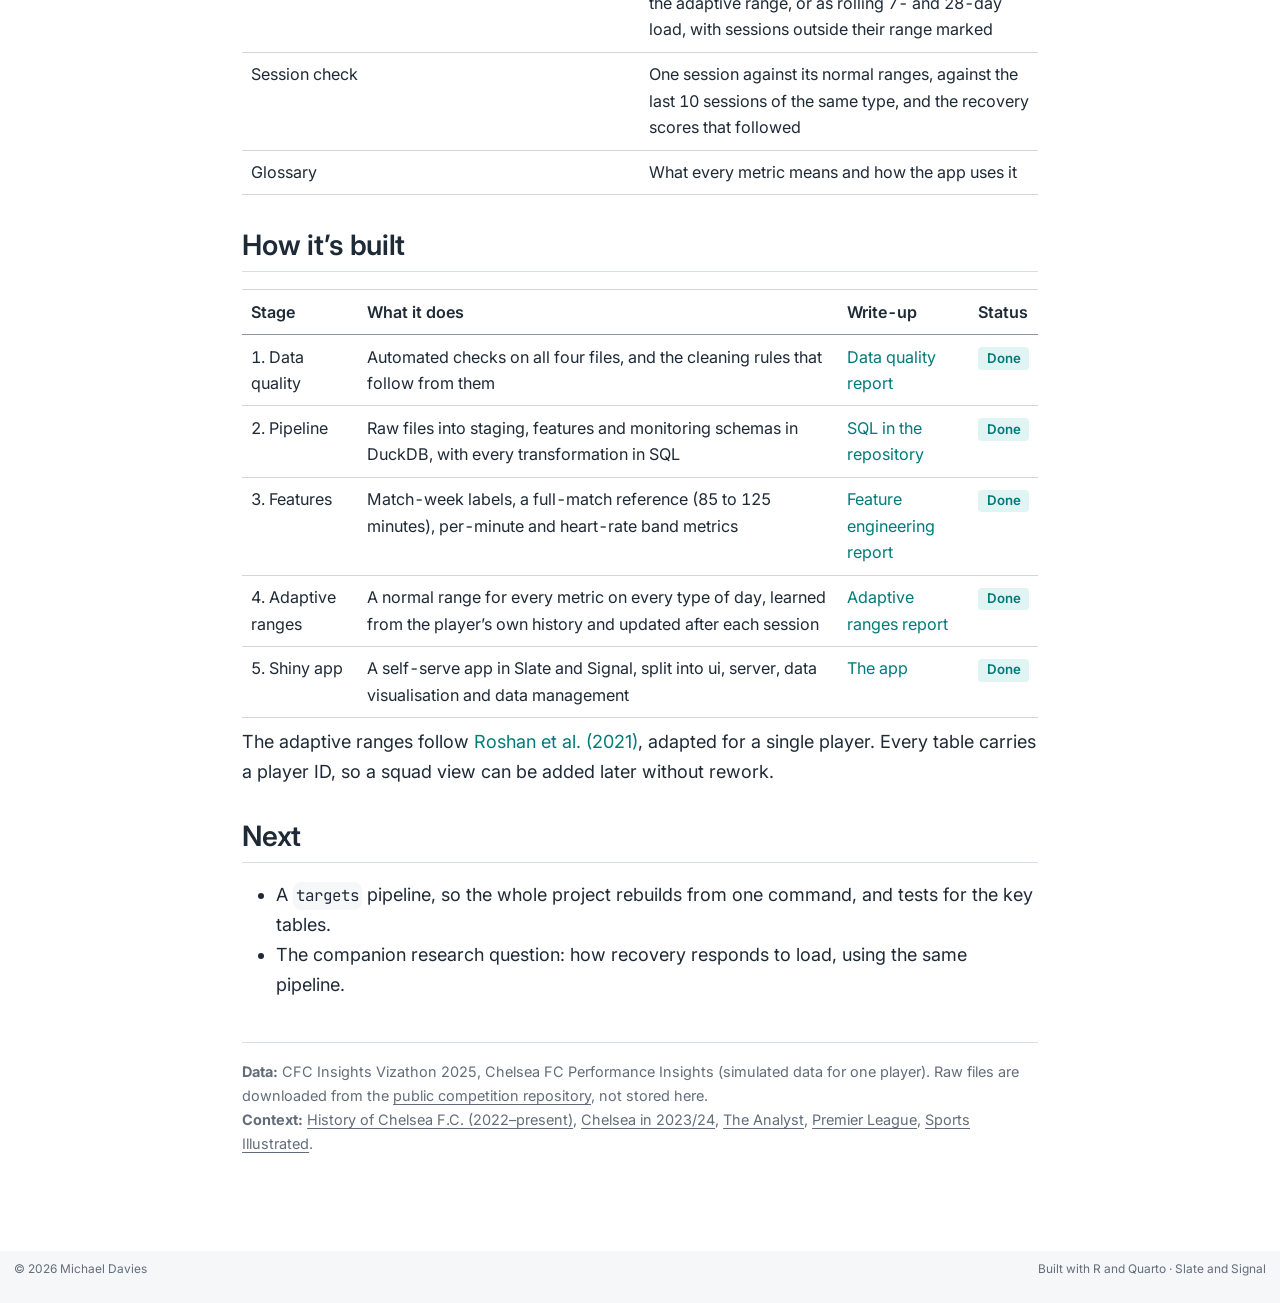
<file: projects/products/load-monitoring/index.html>
<!DOCTYPE html>
<html xmlns="http://www.w3.org/1999/xhtml" lang="en" xml:lang="en"><head>

<meta charset="utf-8">
<meta name="generator" content="quarto-1.10.19">

<meta name="viewport" content="width=device-width, initial-scale=1.0, user-scalable=yes">

<meta name="dcterms.date" content="2026-10-17">
<meta name="description" content="A self-serve Shiny app showing one player’s GPS load and recovery against what’s normal for each day of the match week, built in R on Chelsea FC’s Vizathon data.">

<title>Building a player load monitoring tool – Michael Davies</title>
<style>
/* Default styles provided by pandoc.
** See https://pandoc.org/MANUAL.html#variables-for-html for config info.
*/
span.smallcaps{font-variant: small-caps;}
div.columns{display: flex; gap: 1.5em;}
div.column{flex: auto;}
@media screen {
div.columns{gap: min(4vw, 1.5em);}
div.column{overflow-x: auto;}
}
div.hanging-indent{margin-left: 1.5em; text-indent: -1.5em;}
ul.task-list{list-style: none;}
ul.task-list li input[type="checkbox"] {
  width: 0.8em;
  margin: 0 0.8em 0.2em -1em; /* quarto-specific, see https://github.com/quarto-dev/quarto-cli/issues/4556 */ 
  vertical-align: middle;
}
</style>


<script src="../../../site_libs/quarto-nav/quarto-nav.js"></script>
<script src="../../../site_libs/quarto-nav/headroom.min.js"></script>
<script src="../../../site_libs/clipboard/clipboard.min.js"></script>
<script src="../../../site_libs/quarto-search/autocomplete.umd.js"></script>
<script src="../../../site_libs/quarto-search/fuse.min.js"></script>
<script src="../../../site_libs/quarto-search/quarto-search.js"></script>
<meta name="quarto:offset" content="../../../">
<link href="../../../images/favicon.svg" rel="icon" type="image/svg+xml">
<script src="../../../site_libs/quarto-html/quarto.js" type="module"></script>
<script src="../../../site_libs/quarto-html/tabsets/tabsets.js" type="module"></script>
<script src="../../../site_libs/quarto-html/popper.min.js"></script>
<script src="../../../site_libs/quarto-html/tippy.umd.min.js"></script>
<script src="../../../site_libs/quarto-html/anchor.min.js"></script>
<link href="../../../site_libs/quarto-html/tippy.css" rel="stylesheet">
<link href="../../../site_libs/quarto-html/quarto-syntax-highlighting-7679f92b18dcf5edba4446b257d74ced.css" rel="stylesheet" class="quarto-color-scheme" id="quarto-text-highlighting-styles">
<link href="../../../site_libs/quarto-html/quarto-syntax-highlighting-dark-a3d1018d860e8e0e5f676dbdf712930f.css" rel="stylesheet" class="quarto-color-scheme quarto-color-alternate" id="quarto-text-highlighting-styles">
<link href="../../../site_libs/quarto-html/quarto-syntax-highlighting-7679f92b18dcf5edba4446b257d74ced.css" rel="stylesheet" class="quarto-color-scheme-extra" id="quarto-text-highlighting-styles">
<script src="../../../site_libs/bootstrap/bootstrap.min.js"></script>
<link href="../../../site_libs/bootstrap/bootstrap-icons.css" rel="stylesheet">
<link href="../../../site_libs/bootstrap/bootstrap-6b96b13d0476b2725ac09e7d017f7b8c.min.css" rel="stylesheet" append-hash="true" class="quarto-color-scheme" id="quarto-bootstrap" data-mode="light">
<link href="../../../site_libs/bootstrap/bootstrap-dark-148feec59ccc2964e8c51f9cf28291a7.min.css" rel="stylesheet" append-hash="true" class="quarto-color-scheme quarto-color-alternate" id="quarto-bootstrap" data-mode="dark">
<link href="../../../site_libs/bootstrap/bootstrap-6b96b13d0476b2725ac09e7d017f7b8c.min.css" rel="stylesheet" append-hash="true" class="quarto-color-scheme-extra" id="quarto-bootstrap" data-mode="light">
<script id="quarto-search-options" type="application/json">{
  "location": "navbar",
  "copy-button": false,
  "collapse-after": 3,
  "panel-placement": "end",
  "type": "overlay",
  "limit": 50,
  "keyboard-shortcut": [
    "f",
    "/",
    "s"
  ],
  "show-item-context": false,
  "language": {
    "search-no-results-text": "No results",
    "search-matching-documents-text": "matching documents",
    "search-copy-link-title": "Copy link to search",
    "search-hide-matches-text": "Hide additional matches",
    "search-more-match-text": "more match in this document",
    "search-more-matches-text": "more matches in this document",
    "search-clear-button-title": "Clear",
    "search-text-placeholder": "",
    "search-detached-cancel-button-title": "Cancel",
    "search-submit-button-title": "Submit",
    "search-label": "Search"
  }
}</script>
<style>html{ scroll-behavior: smooth; }</style>


</head>

<body class="nav-fixed fullcontent quarto-light"><script id="quarto-html-before-body" type="application/javascript">
    const toggleBodyColorMode = (bsSheetEl) => {
      const mode = bsSheetEl.getAttribute("data-mode");
      const bodyEl = window.document.querySelector("body");
      if (mode === "dark") {
        bodyEl.classList.add("quarto-dark");
        bodyEl.classList.remove("quarto-light");
      } else {
        bodyEl.classList.add("quarto-light");
        bodyEl.classList.remove("quarto-dark");
      }
    }
    const toggleBodyColorPrimary = () => {
      const bsSheetEl = window.document.querySelector("link#quarto-bootstrap:not([rel=disabled-stylesheet])");
      if (bsSheetEl) {
        toggleBodyColorMode(bsSheetEl);
      }
    }
    const setColorSchemeToggle = (alternate) => {
      const toggles = window.document.querySelectorAll('.quarto-color-scheme-toggle');
      for (let i=0; i < toggles.length; i++) {
        const toggle = toggles[i];
        if (toggle) {
          if (alternate) {
            toggle.classList.add("alternate");
          } else {
            toggle.classList.remove("alternate");
          }
        }
      }
    };
    const toggleColorMode = (alternate) => {
      // Switch the stylesheets
      const primaryStylesheets = window.document.querySelectorAll('link.quarto-color-scheme:not(.quarto-color-alternate)');
      const alternateStylesheets = window.document.querySelectorAll('link.quarto-color-scheme.quarto-color-alternate');
      manageTransitions('#quarto-margin-sidebar .nav-link', false);
      if (alternate) {
        // note: dark is layered on light, we don't disable primary!
        enableStylesheet(alternateStylesheets);
        for (const sheetNode of alternateStylesheets) {
          if (sheetNode.id === "quarto-bootstrap") {
            toggleBodyColorMode(sheetNode);
          }
        }
      } else {
        disableStylesheet(alternateStylesheets);
        enableStylesheet(primaryStylesheets)
        toggleBodyColorPrimary();
      }
      manageTransitions('#quarto-margin-sidebar .nav-link', true);
      // Switch the toggles
      setColorSchemeToggle(alternate)
      // Hack to workaround the fact that safari doesn't
      // properly recolor the scrollbar when toggling (#1455)
      if (navigator.userAgent.indexOf('Safari') > 0 && navigator.userAgent.indexOf('Chrome') == -1) {
        manageTransitions("body", false);
        window.scrollTo(0, 1);
        setTimeout(() => {
          window.scrollTo(0, 0);
          manageTransitions("body", true);
        }, 40);
      }
    }
    const disableStylesheet = (stylesheets) => {
      for (let i=0; i < stylesheets.length; i++) {
        const stylesheet = stylesheets[i];
        stylesheet.rel = 'disabled-stylesheet';
      }
    }
    const enableStylesheet = (stylesheets) => {
      for (let i=0; i < stylesheets.length; i++) {
        const stylesheet = stylesheets[i];
        if(stylesheet.rel !== 'stylesheet') { // for Chrome, which will still FOUC without this check
          stylesheet.rel = 'stylesheet';
        }
      }
    }
    const manageTransitions = (selector, allowTransitions) => {
      const els = window.document.querySelectorAll(selector);
      for (let i=0; i < els.length; i++) {
        const el = els[i];
        if (allowTransitions) {
          el.classList.remove('notransition');
        } else {
          el.classList.add('notransition');
        }
      }
    }
    const isFileUrl = () => {
      return window.location.protocol === 'file:';
    }
    const hasAlternateSentinel = () => {
      let styleSentinel = getColorSchemeSentinel();
      if (styleSentinel !== null) {
        return styleSentinel === "alternate";
      } else {
        return false;
      }
    }
    const setStyleSentinel = (alternate) => {
      const value = alternate ? "alternate" : "default";
      if (!isFileUrl()) {
        window.localStorage.setItem("quarto-color-scheme", value);
      } else {
        localAlternateSentinel = value;
      }
    }
    const getColorSchemeSentinel = () => {
      if (!isFileUrl()) {
        const storageValue = window.localStorage.getItem("quarto-color-scheme");
        return storageValue != null ? storageValue : localAlternateSentinel;
      } else {
        return localAlternateSentinel;
      }
    }
    const toggleGiscusIfUsed = (isAlternate, darkModeDefault) => {
      const baseTheme = document.querySelector('#giscus-base-theme')?.value ?? 'light';
      const alternateTheme = document.querySelector('#giscus-alt-theme')?.value ?? 'dark';
      let newTheme = '';
      if(authorPrefersDark) {
        newTheme = isAlternate ? baseTheme : alternateTheme;
      } else {
        newTheme = isAlternate ? alternateTheme : baseTheme;
      }
      const changeGiscusTheme = () => {
        // From: https://github.com/giscus/giscus/issues/336
        const sendMessage = (message) => {
          const iframe = document.querySelector('iframe.giscus-frame');
          if (!iframe) return;
          iframe.contentWindow.postMessage({ giscus: message }, 'https://giscus.app');
        }
        sendMessage({
          setConfig: {
            theme: newTheme
          }
        });
      }
      const isGiscussLoaded = window.document.querySelector('iframe.giscus-frame') !== null;
      if (isGiscussLoaded) {
        changeGiscusTheme();
      }
    };
    const authorPrefersDark = false;
    const queryPrefersDark = window.matchMedia('(prefers-color-scheme: dark)');
    const darkModeDefault = queryPrefersDark.matches;
      document.querySelector('link#quarto-text-highlighting-styles.quarto-color-scheme-extra').rel = 'disabled-stylesheet';
      document.querySelector('link#quarto-bootstrap.quarto-color-scheme-extra').rel = 'disabled-stylesheet';
    let localAlternateSentinel = darkModeDefault ? 'alternate' : 'default';
    // Dark / light mode switch
    window.quartoToggleColorScheme = () => {
      // Read the current dark / light value
      let toAlternate = !hasAlternateSentinel();
      toggleColorMode(toAlternate);
      setStyleSentinel(toAlternate);
      toggleGiscusIfUsed(toAlternate, darkModeDefault);
      window.dispatchEvent(new Event('resize'));
    };
    queryPrefersDark.addEventListener("change", e => {
      if(window.localStorage.getItem("quarto-color-scheme") !== null)
        return;
      const alternate = e.matches
      toggleColorMode(alternate);
      localAlternateSentinel = e.matches ? 'alternate' : 'default'; // this is used alongside local storage!
      toggleGiscusIfUsed(alternate, darkModeDefault);
    });
    // Switch to dark mode if need be
    if (hasAlternateSentinel()) {
      toggleColorMode(true);
    } else {
      toggleColorMode(false);
    }
  </script>

<div id="quarto-search-results"></div>
  <header id="quarto-header" class="headroom fixed-top">
    <nav class="navbar navbar-expand-lg " data-bs-theme="dark">
      <div class="navbar-container container-fluid">
      <div class="navbar-brand-container mx-auto">
    <a href="../../../index.html" class="navbar-brand navbar-brand-logo">
    <img src="../../../images/mark.svg" alt="Michael Davies" class="navbar-logo light-content">
    <img src="../../../images/mark.svg" alt="Michael Davies" class="navbar-logo dark-content">
    </a>
    <a class="navbar-brand" href="../../../index.html">
    <span class="navbar-title">Michael Davies</span>
    </a>
  </div>
            <div id="quarto-search" class="" title="Search"></div>
          <button class="navbar-toggler" type="button" data-bs-toggle="collapse" data-bs-target="#navbarCollapse" aria-controls="navbarCollapse" role="menu" aria-expanded="false" aria-label="Toggle navigation" onclick="if (window.quartoToggleHeadroom) { window.quartoToggleHeadroom(); }">
  <span class="navbar-toggler-icon"></span>
</button>
          <div class="collapse navbar-collapse" id="navbarCollapse">
            <ul class="navbar-nav navbar-nav-scroll me-auto">
  <li class="nav-item">
    <a class="nav-link" href="../../../performance-questions.html"> 
<span class="menu-text">Performance Questions</span></a>
  </li>  
  <li class="nav-item">
    <a class="nav-link" href="../../../research-questions.html"> 
<span class="menu-text">Research Questions</span></a>
  </li>  
  <li class="nav-item">
    <a class="nav-link" href="../../../products.html"> 
<span class="menu-text">Products</span></a>
  </li>  
  <li class="nav-item">
    <a class="nav-link" href="../../../about.html"> 
<span class="menu-text">About</span></a>
  </li>  
</ul>
            <ul class="navbar-nav navbar-nav-scroll ms-auto">
  <li class="nav-item compact">
    <a class="nav-link" href="https://www.linkedin.com/in/michael-davies-4505b8114" target="_blank"> <i class="bi bi-linkedin" role="img" aria-label="LinkedIn">
</i> 
<span class="menu-text"></span></a>
  </li>  
  <li class="nav-item compact">
    <a class="nav-link" href="https://github.com/michaeldavies64" target="_blank"> <i class="bi bi-github" role="img" aria-label="GitHub">
</i> 
<span class="menu-text"></span></a>
  </li>  
</ul>
          </div> <!-- /navcollapse -->
            <div class="quarto-navbar-tools">
  <a href="" class="quarto-color-scheme-toggle quarto-navigation-tool  px-1" onclick="window.quartoToggleColorScheme(); return false;" title="Toggle dark mode"><i class="bi"></i></a>
</div>
      </div> <!-- /container-fluid -->
    </nav>
</header>
<!-- content -->
<div id="quarto-content" class="quarto-container page-columns page-rows-contents page-layout-article page-navbar">
<!-- sidebar -->
<!-- margin-sidebar -->
    
<!-- main -->
<main class="content" id="quarto-document-content">


<header id="title-block-header" class="quarto-title-block default">
<div class="quarto-title">
<h1 class="title">Building a player load monitoring tool</h1>
  <div class="quarto-categories">
    <div class="quarto-category">Product</div>
    <div class="quarto-category">R</div>
    <div class="quarto-category">Shiny</div>
    <div class="quarto-category">Load monitoring</div>
  </div>
  </div>

<div>
  <div class="description">
    A self-serve Shiny app showing one player’s GPS load and recovery against what’s normal for each day of the match week, built in R on Chelsea FC’s Vizathon data.
  </div>
</div>


<div class="quarto-title-meta">

    
    <div>
    <div class="quarto-title-meta-heading">Published</div>
    <div class="quarto-title-meta-contents">
      <p class="date">October 17, 2026</p>
    </div>
  </div>
  
    
  </div>
  


</header>


<p><strong>The question this tool answers: is this player’s load where it should be for this point in the match week?</strong> It’s built in R, from the raw GPS and recovery files to a self-serve Shiny app, with every decision written up along the way.</p>
<p><a href="https://connect.posit.cloud/michael-davies-personal/content/01a1595f-e7f0-b63f-d2cf-a1ced13e3f21" class="btn btn-primary" target="_blank">Open the app</a> <a href="https://github.com/michaeldavies64/load-recovery-monitoring" class="btn btn-outline-secondary" target="_blank">View the code on GitHub</a></p>
<p><span class="md-tag">First version live</span> The app is hosted on Posit Connect Cloud. After a quiet spell it takes about 10 seconds to wake up; the welcome page shows while it does.</p>
<section id="context" class="level2">
<h2 class="anchored" data-anchor-id="context">Context</h2>
<section id="the-vizathon" class="level3">
<h3 class="anchored" data-anchor-id="the-vizathon">The Vizathon</h3>
<p>In March 2025, Chelsea FC’s Performance Insights team ran an open vizathon with one brief: create the most compelling physical performance interface for elite football players and their coaches. Entrants worked from a mock dataset covering load, physical development, recovery and individual priorities, and the competition drew 124 entries from 27 countries.</p>
</section>
<section id="the-data" class="level3">
<h3 class="anchored" data-anchor-id="the-data">The data</h3>
<p>Four files describe a single player. The values are simulated, but the structure mirrors what a club’s performance department collects. This tool uses the GPS file; the recovery file feeds a companion research question on how recovery responds to load.</p>
<table class="caption-top table">
<colgroup>
<col style="width: 33%">
<col style="width: 33%">
<col style="width: 33%">
</colgroup>
<thead>
<tr class="header">
<th>File</th>
<th>What it holds</th>
<th>Coverage</th>
</tr>
</thead>
<tbody>
<tr class="odd">
<td>GPS</td>
<td>Daily training and match load: distance, high-speed running, accelerations, heart rate, with each day labelled by its position in the match week</td>
<td>August 2022 to April 2025</td>
</tr>
<tr class="even">
<td>Physical capability</td>
<td>Benchmark scores for 20 combinations of movement, quality and force expression</td>
<td>July 2023 to March 2025</td>
</tr>
<tr class="odd">
<td>Recovery status</td>
<td>Daily scores across six categories, from sleep and soreness to blood markers</td>
<td>July 2023 to March 2025</td>
</tr>
<tr class="even">
<td>Individual priority areas</td>
<td>Three development targets agreed by the player and staff</td>
<td>March to May 2025</td>
</tr>
</tbody>
</table>
</section>
<section id="the-club-around-the-data" class="level3">
<h3 class="anchored" data-anchor-id="the-club-around-the-data">The club around the data</h3>
<p>The physical values are simulated, but the fixtures follow Chelsea’s real calendar, and that calendar was unusually turbulent.</p>
<p><img src="fixtures_timeline.png" class="img-fluid" alt="Timeline of 147 match days from August 2022 to April 2025, shaded by head coach: Tuchel 7 matches, Potter 31, Lampard 11, Pochettino 49, Maresca 48. Twenty European matches are highlighted in teal."></p>
<table class="caption-top table">
<colgroup>
<col style="width: 25%">
<col style="width: 25%">
<col style="width: 25%">
<col style="width: 25%">
</colgroup>
<thead>
<tr class="header">
<th>Season</th>
<th>Head coaches</th>
<th>League</th>
<th>Europe</th>
</tr>
</thead>
<tbody>
<tr class="odd">
<td>2022/23</td>
<td>Tuchel, Potter, Lampard (interim)</td>
<td>12th</td>
<td>Champions League quarter-finals</td>
</tr>
<tr class="even">
<td>2023/24</td>
<td>Pochettino</td>
<td>6th</td>
<td>None; reached the League Cup final</td>
</tr>
<tr class="odd">
<td>2024/25</td>
<td>Maresca</td>
<td>4th</td>
<td>Conference League, won in May 2025 (after the data ends)</td>
</tr>
</tbody>
</table>
<p>For load monitoring, the calendar matters as much as the numbers. A season with European football means more two-match weeks and shorter gaps to recover and build load between games; a season without it gives longer, more structured training weeks. Three coaching changes in one season would also mean three different training philosophies. Because this data is simulated I won’t read coaching effects into it, but the tool is designed so that a real dataset could be split by these periods.</p>
</section>
</section>
<section id="what-the-tool-needs-to-answer" class="level2">
<h2 class="anchored" data-anchor-id="what-the-tool-needs-to-answer">What the tool needs to answer</h2>
<p>Staff don’t need every GPS metric every day. They need a few questions answered quickly:</p>
<ul>
<li><strong>Is today’s load normal for this day of the match week?</strong> Each session is compared with the player’s own norm for that match-week day, so an MD-1 is judged against other MD-1s rather than against a match.</li>
<li><strong>How is the week building?</strong> Rolling load over the last 7 and 28 days shows whether the player is building, holding or dropping relative to their recent history.</li>
<li><strong>What did the match ask of them?</strong> Match load set against the player’s typical full-match output, so a short appearance with a high sprint load stands out.</li>
</ul>
<p>High-speed running above 21 km/h is the lead measure, with total distance, accelerations and decelerations, and session duration alongside.</p>
</section>
<section id="whats-in-the-app" class="level2">
<h2 class="anchored" data-anchor-id="whats-in-the-app">What’s in the app</h2>
<table class="caption-top table">
<colgroup>
<col style="width: 50%">
<col style="width: 50%">
</colgroup>
<thead>
<tr class="header">
<th>Page</th>
<th>What it answers</th>
</tr>
</thead>
<tbody>
<tr class="odd">
<td>Overview</td>
<td>Where the player is today: how many metrics are outside their normal range, the latest session, and the last 28 days of load</td>
</tr>
<tr class="even">
<td>Profile</td>
<td>Who the player is, the current status of every metric, and what each type of day typically looks like</td>
</tr>
<tr class="odd">
<td>Longitudinal</td>
<td>How load has built over any period: daily, against the adaptive range, or as rolling 7- and 28-day load, with sessions outside their range marked</td>
</tr>
<tr class="even">
<td>Session check</td>
<td>One session against its normal ranges, against the last 10 sessions of the same type, and the recovery scores that followed</td>
</tr>
<tr class="odd">
<td>Glossary</td>
<td>What every metric means and how the app uses it</td>
</tr>
</tbody>
</table>
</section>
<section id="how-its-built" class="level2">
<h2 class="anchored" data-anchor-id="how-its-built">How it’s built</h2>
<table class="caption-top table">
<thead>
<tr class="header">
<th>Stage</th>
<th>What it does</th>
<th>Write-up</th>
<th>Status</th>
</tr>
</thead>
<tbody>
<tr class="odd">
<td>1. Data quality</td>
<td>Automated checks on all four files, and the cleaning rules that follow from them</td>
<td><a href="https://michaeldavies64.github.io/load-recovery-monitoring/data_quality.html" target="_blank">Data quality report</a></td>
<td><span class="md-tag">Done</span></td>
</tr>
<tr class="even">
<td>2. Pipeline</td>
<td>Raw files into staging, features and monitoring schemas in DuckDB, with every transformation in SQL</td>
<td><a href="https://github.com/michaeldavies64/load-recovery-monitoring/tree/main/queries" target="_blank">SQL in the repository</a></td>
<td><span class="md-tag">Done</span></td>
</tr>
<tr class="odd">
<td>3. Features</td>
<td>Match-week labels, a full-match reference (85 to 125 minutes), per-minute and heart-rate band metrics</td>
<td><a href="https://michaeldavies64.github.io/load-recovery-monitoring/feature_engineering.html" target="_blank">Feature engineering report</a></td>
<td><span class="md-tag">Done</span></td>
</tr>
<tr class="even">
<td>4. Adaptive ranges</td>
<td>A normal range for every metric on every type of day, learned from the player’s own history and updated after each session</td>
<td><a href="https://michaeldavies64.github.io/load-recovery-monitoring/adaptive_ranges.html" target="_blank">Adaptive ranges report</a></td>
<td><span class="md-tag">Done</span></td>
</tr>
<tr class="odd">
<td>5. Shiny app</td>
<td>A self-serve app in Slate and Signal, split into ui, server, data visualisation and data management</td>
<td><a href="https://connect.posit.cloud/michael-davies-personal/content/01a1595f-e7f0-b63f-d2cf-a1ced13e3f21" target="_blank">The app</a></td>
<td><span class="md-tag">Done</span></td>
</tr>
</tbody>
</table>
<p>The adaptive ranges follow <a href="https://doi.org/10.1371/journal.pone.0247338">Roshan et al.&nbsp;(2021)</a>, adapted for a single player. Every table carries a player ID, so a squad view can be added later without rework.</p>
</section>
<section id="next" class="level2">
<h2 class="anchored" data-anchor-id="next">Next</h2>
<ul>
<li>A <code>targets</code> pipeline, so the whole project rebuilds from one command, and tests for the key tables.</li>
<li>The companion research question: how recovery responds to load, using the same pipeline.</li>
</ul>
<div class="md-source">
<p><strong>Data:</strong> CFC Insights Vizathon 2025, Chelsea FC Performance Insights (simulated data for one player). Raw files are downloaded from the <a href="https://github.com/Chelsea-Fc-Performance-Insights/Competition">public competition repository</a>, not stored here.<br> <strong>Context:</strong> <a href="https://en.wikipedia.org/wiki/History_of_Chelsea_F.C._(2022%E2%80%93present)">History of Chelsea F.C. (2022–present)</a>, <a href="https://chelseafc.com/en/news/article/chelsea-in-2023-24-all-you-need-to-know">Chelsea in 2023/24</a>, <a href="https://theanalyst.com/articles/2022-23-chelsea-disaster-worst-points-regressions-premier-league-history/">The Analyst</a>, <a href="https://www.premierleague.com/news/4316772">Premier League</a>, <a href="https://www.si.com/soccer/chelsea-win-2024-25-conference-league">Sports Illustrated</a>.</p>
</div>


</section>

</main> <!-- /main -->
<script id="quarto-html-after-body" type="application/javascript">
  window.document.addEventListener("DOMContentLoaded", function (event) {
    // Ensure there is a toggle, if there isn't float one in the top right
    if (window.document.querySelector('.quarto-color-scheme-toggle') === null) {
      const a = window.document.createElement('a');
      a.classList.add('top-right');
      a.classList.add('quarto-color-scheme-toggle');
      a.href = "";
      a.onclick = function() { try { window.quartoToggleColorScheme(); } catch {} return false; };
      const i = window.document.createElement("i");
      i.classList.add('bi');
      a.appendChild(i);
      window.document.body.appendChild(a);
    }
    setColorSchemeToggle(hasAlternateSentinel())
    const icon = "";
    const anchorJS = new window.AnchorJS();
    anchorJS.options = {
      placement: 'right',
      icon: icon
    };
    anchorJS.add('.anchored');
    const isCodeAnnotation = (el) => {
      for (const clz of el.classList) {
        if (clz.startsWith('code-annotation-')) {                     
          return true;
        }
      }
      return false;
    }
    const onCopySuccess = function(e) {
      // button target
      const button = e.trigger;
      // don't keep focus
      button.blur();
      // flash "checked"
      button.classList.add('code-copy-button-checked');
      var currentTitle = button.getAttribute("title");
      button.setAttribute("title", "Copied!");
      let tooltip;
      if (window.bootstrap) {
        button.setAttribute("data-bs-toggle", "tooltip");
        button.setAttribute("data-bs-placement", "left");
        button.setAttribute("data-bs-title", "Copied!");
        tooltip = new bootstrap.Tooltip(button, 
          { trigger: "manual", 
            customClass: "code-copy-button-tooltip",
            offset: [0, -8]});
        tooltip.show();    
      }
      setTimeout(function() {
        if (tooltip) {
          tooltip.hide();
          button.removeAttribute("data-bs-title");
          button.removeAttribute("data-bs-toggle");
          button.removeAttribute("data-bs-placement");
        }
        button.setAttribute("title", currentTitle);
        button.classList.remove('code-copy-button-checked');
      }, 1000);
      // clear code selection
      e.clearSelection();
    }
    const getTextToCopy = function(trigger) {
      const outerScaffold = trigger.parentElement.cloneNode(true);
      const codeEl = outerScaffold.querySelector('code');
      for (const childEl of codeEl.children) {
        if (isCodeAnnotation(childEl)) {
          childEl.remove();
        }
      }
      return codeEl.innerText;
    }
    const clipboard = new window.ClipboardJS('.code-copy-button:not([data-in-quarto-modal])', {
      text: getTextToCopy
    });
    clipboard.on('success', onCopySuccess);
    if (window.document.getElementById('quarto-embedded-source-code-modal')) {
      const clipboardModal = new window.ClipboardJS('.code-copy-button[data-in-quarto-modal]', {
        text: getTextToCopy,
        container: window.document.getElementById('quarto-embedded-source-code-modal')
      });
      clipboardModal.on('success', onCopySuccess);
    }
      var localhostRegex = new RegExp(/^(?:http|https):\/\/localhost\:?[0-9]*\//);
      var mailtoRegex = new RegExp(/^mailto:/);
        var filterRegex = new RegExp("https:\/\/michaeldavies64\.github\.io\/");
      var isInternal = (href) => {
          return filterRegex.test(href) || localhostRegex.test(href) || mailtoRegex.test(href);
      }
      // Inspect non-navigation links and adorn them if external
     var links = window.document.querySelectorAll('a[href]:not(.nav-link):not(.navbar-brand):not(.toc-action):not(.sidebar-link):not(.sidebar-item-toggle):not(.pagination-link):not(.no-external):not([aria-hidden]):not(.dropdown-item):not(.quarto-navigation-tool):not(.about-link)');
      for (var i=0; i<links.length; i++) {
        const link = links[i];
        if (!isInternal(link.href)) {
          // undo the damage that might have been done by quarto-nav.js in the case of
          // links that we want to consider external
          if (link.dataset.originalHref !== undefined) {
            link.href = link.dataset.originalHref;
          }
            // target, if specified
            link.setAttribute("target", "_blank");
            if (link.getAttribute("rel") === null) {
              link.setAttribute("rel", "noopener");
            }
        }
      }
    function tippyHover(el, contentFn, onTriggerFn, onUntriggerFn) {
      const config = {
        allowHTML: true,
        maxWidth: 500,
        delay: 100,
        arrow: false,
        appendTo: function(el) {
            return el.parentElement;
        },
        interactive: true,
        interactiveBorder: 10,
        theme: 'quarto',
        placement: 'bottom-start',
      };
      if (contentFn) {
        config.content = contentFn;
      }
      if (onTriggerFn) {
        config.onTrigger = onTriggerFn;
      }
      if (onUntriggerFn) {
        config.onUntrigger = onUntriggerFn;
      }
      window.tippy(el, config); 
    }
    const noterefs = window.document.querySelectorAll('a[role="doc-noteref"]');
    for (var i=0; i<noterefs.length; i++) {
      const ref = noterefs[i];
      tippyHover(ref, function() {
        // use id or data attribute instead here
        let href = ref.getAttribute('data-footnote-href') || ref.getAttribute('href');
        try { href = new URL(href).hash; } catch {}
        const id = href.replace(/^#\/?/, "");
        const note = window.document.getElementById(id);
        if (note) {
          return note.innerHTML;
        } else {
          return "";
        }
      });
    }
    const xrefs = window.document.querySelectorAll('a.quarto-xref');
    const processXRef = (id, note) => {
      // Strip column container classes
      const stripColumnClz = (el) => {
        el.classList.remove("page-full", "page-columns");
        if (el.children) {
          for (const child of el.children) {
            stripColumnClz(child);
          }
        }
      }
      stripColumnClz(note)
      if (id === null || id.startsWith('sec-')) {
        // Special case sections, only their first couple elements
        const container = document.createElement("div");
        if (note.children && note.children.length > 2) {
          container.appendChild(note.children[0].cloneNode(true));
          for (let i = 1; i < note.children.length; i++) {
            const child = note.children[i];
            if (child.tagName === "P" && child.innerText === "") {
              continue;
            } else {
              container.appendChild(child.cloneNode(true));
              break;
            }
          }
          if (window.Quarto?.typesetMath) {
            window.Quarto.typesetMath(container);
          }
          return container.innerHTML
        } else {
          if (window.Quarto?.typesetMath) {
            window.Quarto.typesetMath(note);
          }
          return note.innerHTML;
        }
      } else {
        // Remove any anchor links if they are present
        const anchorLink = note.querySelector('a.anchorjs-link');
        if (anchorLink) {
          anchorLink.remove();
        }
        if (window.Quarto?.typesetMath) {
          window.Quarto.typesetMath(note);
        }
        if (note.classList.contains("callout")) {
          return note.outerHTML;
        } else {
          return note.innerHTML;
        }
      }
    }
    for (var i=0; i<xrefs.length; i++) {
      const xref = xrefs[i];
      tippyHover(xref, undefined, function(instance) {
        instance.disable();
        let url = xref.getAttribute('href');
        let hash = undefined; 
        if (url.startsWith('#')) {
          hash = url;
        } else {
          try { hash = new URL(url).hash; } catch {}
        }
        if (hash) {
          const id = hash.replace(/^#\/?/, "");
          const note = window.document.getElementById(id);
          if (note !== null) {
            try {
              const html = processXRef(id, note.cloneNode(true));
              instance.setContent(html);
            } finally {
              instance.enable();
              instance.show();
            }
          } else {
            // See if we can fetch this
            fetch(url.split('#')[0])
            .then(res => res.text())
            .then(html => {
              const parser = new DOMParser();
              const htmlDoc = parser.parseFromString(html, "text/html");
              const note = htmlDoc.getElementById(id);
              if (note !== null) {
                const html = processXRef(id, note);
                instance.setContent(html);
              } 
            }).finally(() => {
              instance.enable();
              instance.show();
            });
          }
        } else {
          // See if we can fetch a full url (with no hash to target)
          // This is a special case and we should probably do some content thinning / targeting
          fetch(url)
          .then(res => res.text())
          .then(html => {
            const parser = new DOMParser();
            const htmlDoc = parser.parseFromString(html, "text/html");
            const note = htmlDoc.querySelector('main.content');
            if (note !== null) {
              // This should only happen for chapter cross references
              // (since there is no id in the URL)
              // remove the first header
              if (note.children.length > 0 && note.children[0].tagName === "HEADER") {
                note.children[0].remove();
              }
              const html = processXRef(null, note);
              instance.setContent(html);
            } 
          }).finally(() => {
            instance.enable();
            instance.show();
          });
        }
      }, function(instance) {
      });
    }
        let selectedAnnoteEl;
        const selectorForAnnotation = ( cell, annotation) => {
          let cellAttr = 'data-code-cell="' + cell + '"';
          let lineAttr = 'data-code-annotation="' +  annotation + '"';
          const selector = 'span[' + cellAttr + '][' + lineAttr + ']';
          return selector;
        }
        const selectCodeLines = (annoteEl) => {
          const doc = window.document;
          const targetCell = annoteEl.getAttribute("data-target-cell");
          const targetAnnotation = annoteEl.getAttribute("data-target-annotation");
          const annoteSpan = window.document.querySelector(selectorForAnnotation(targetCell, targetAnnotation));
          const lines = annoteSpan.getAttribute("data-code-lines").split(",");
          const lineIds = lines.map((line) => {
            return targetCell + "-" + line;
          })
          let top = null;
          let height = null;
          let parent = null;
          if (lineIds.length > 0) {
              //compute the position of the single el (top and bottom and make a div)
              const el = window.document.getElementById(lineIds[0]);
              top = el.offsetTop;
              height = el.offsetHeight;
              parent = el.parentElement.parentElement;
            if (lineIds.length > 1) {
              const lastEl = window.document.getElementById(lineIds[lineIds.length - 1]);
              const bottom = lastEl.offsetTop + lastEl.offsetHeight;
              height = bottom - top;
            }
            if (top !== null && height !== null && parent !== null) {
              // cook up a div (if necessary) and position it 
              let div = window.document.getElementById("code-annotation-line-highlight");
              if (div === null) {
                div = window.document.createElement("div");
                div.setAttribute("id", "code-annotation-line-highlight");
                div.style.position = 'absolute';
                parent.appendChild(div);
              }
              div.style.top = top - 2 + "px";
              div.style.height = height + 4 + "px";
              div.style.left = 0;
              let gutterDiv = window.document.getElementById("code-annotation-line-highlight-gutter");
              if (gutterDiv === null) {
                gutterDiv = window.document.createElement("div");
                gutterDiv.setAttribute("id", "code-annotation-line-highlight-gutter");
                gutterDiv.style.position = 'absolute';
                const codeCell = window.document.getElementById(targetCell);
                const gutter = codeCell.querySelector('.code-annotation-gutter');
                gutter.appendChild(gutterDiv);
              }
              gutterDiv.style.top = top - 2 + "px";
              gutterDiv.style.height = height + 4 + "px";
            }
            selectedAnnoteEl = annoteEl;
          }
        };
        const unselectCodeLines = () => {
          const elementsIds = ["code-annotation-line-highlight", "code-annotation-line-highlight-gutter"];
          elementsIds.forEach((elId) => {
            const div = window.document.getElementById(elId);
            if (div) {
              div.remove();
            }
          });
          selectedAnnoteEl = undefined;
        };
          // Handle positioning of the toggle
      window.addEventListener(
        "resize",
        throttle(() => {
          elRect = undefined;
          if (selectedAnnoteEl) {
            selectCodeLines(selectedAnnoteEl);
          }
        }, 10)
      );
      function throttle(fn, ms) {
      let throttle = false;
      let timer;
        return (...args) => {
          if(!throttle) { // first call gets through
              fn.apply(this, args);
              throttle = true;
          } else { // all the others get throttled
              if(timer) clearTimeout(timer); // cancel #2
              timer = setTimeout(() => {
                fn.apply(this, args);
                timer = throttle = false;
              }, ms);
          }
        };
      }
        // Attach click handler to the DT
        const annoteDls = window.document.querySelectorAll('dt[data-target-cell]');
        for (const annoteDlNode of annoteDls) {
          annoteDlNode.addEventListener('click', (event) => {
            const clickedEl = event.target;
            if (clickedEl !== selectedAnnoteEl) {
              unselectCodeLines();
              const activeEl = window.document.querySelector('dt[data-target-cell].code-annotation-active');
              if (activeEl) {
                activeEl.classList.remove('code-annotation-active');
              }
              selectCodeLines(clickedEl);
              clickedEl.classList.add('code-annotation-active');
            } else {
              // Unselect the line
              unselectCodeLines();
              clickedEl.classList.remove('code-annotation-active');
            }
          });
        }
    const findCites = (el) => {
      const parentEl = el.parentElement;
      if (parentEl) {
        const cites = parentEl.dataset.cites;
        if (cites) {
          return {
            el,
            cites: cites.split(' ')
          };
        } else {
          return findCites(el.parentElement)
        }
      } else {
        return undefined;
      }
    };
    var bibliorefs = window.document.querySelectorAll('a[role="doc-biblioref"]');
    for (var i=0; i<bibliorefs.length; i++) {
      const ref = bibliorefs[i];
      const citeInfo = findCites(ref);
      if (citeInfo) {
        tippyHover(citeInfo.el, function() {
          var popup = window.document.createElement('div');
          citeInfo.cites.forEach(function(cite) {
            var citeDiv = window.document.createElement('div');
            citeDiv.classList.add('hanging-indent');
            citeDiv.classList.add('csl-entry');
            var biblioDiv = window.document.getElementById('ref-' + cite);
            if (biblioDiv) {
              citeDiv.innerHTML = biblioDiv.innerHTML;
            }
            popup.appendChild(citeDiv);
          });
          return popup.innerHTML;
        });
      }
    }
  });
  </script>
</div> <!-- /content -->
<footer class="footer">
  <div class="nav-footer">
    <div class="nav-footer-left">
<p>© 2026 Michael Davies</p>
</div>   
    <div class="nav-footer-center">
      &nbsp;
    </div>
    <div class="nav-footer-right">
<p>Built with R and Quarto · Slate and Signal</p>
</div>
  </div>
</footer>




<script src="../../../site_libs/quarto-html/zenscroll-min.js"></script>
</body></html>
</file>
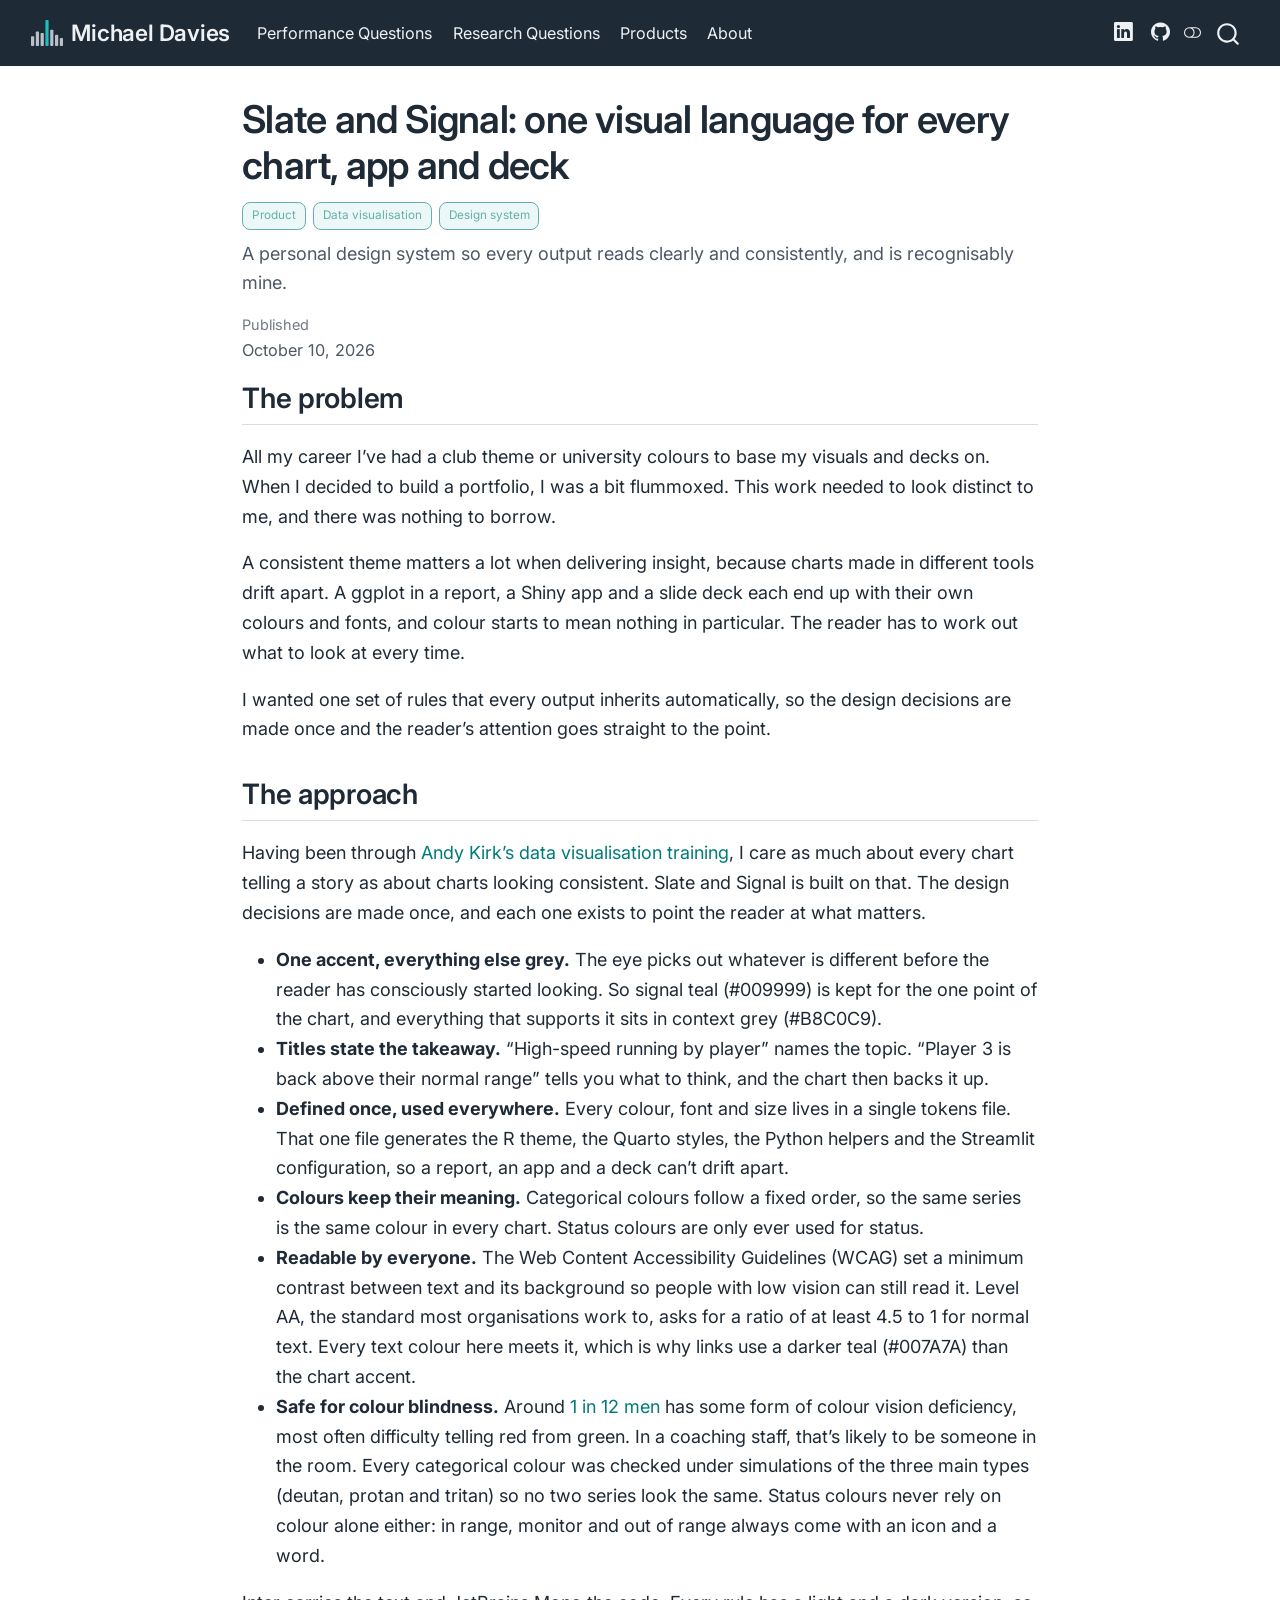
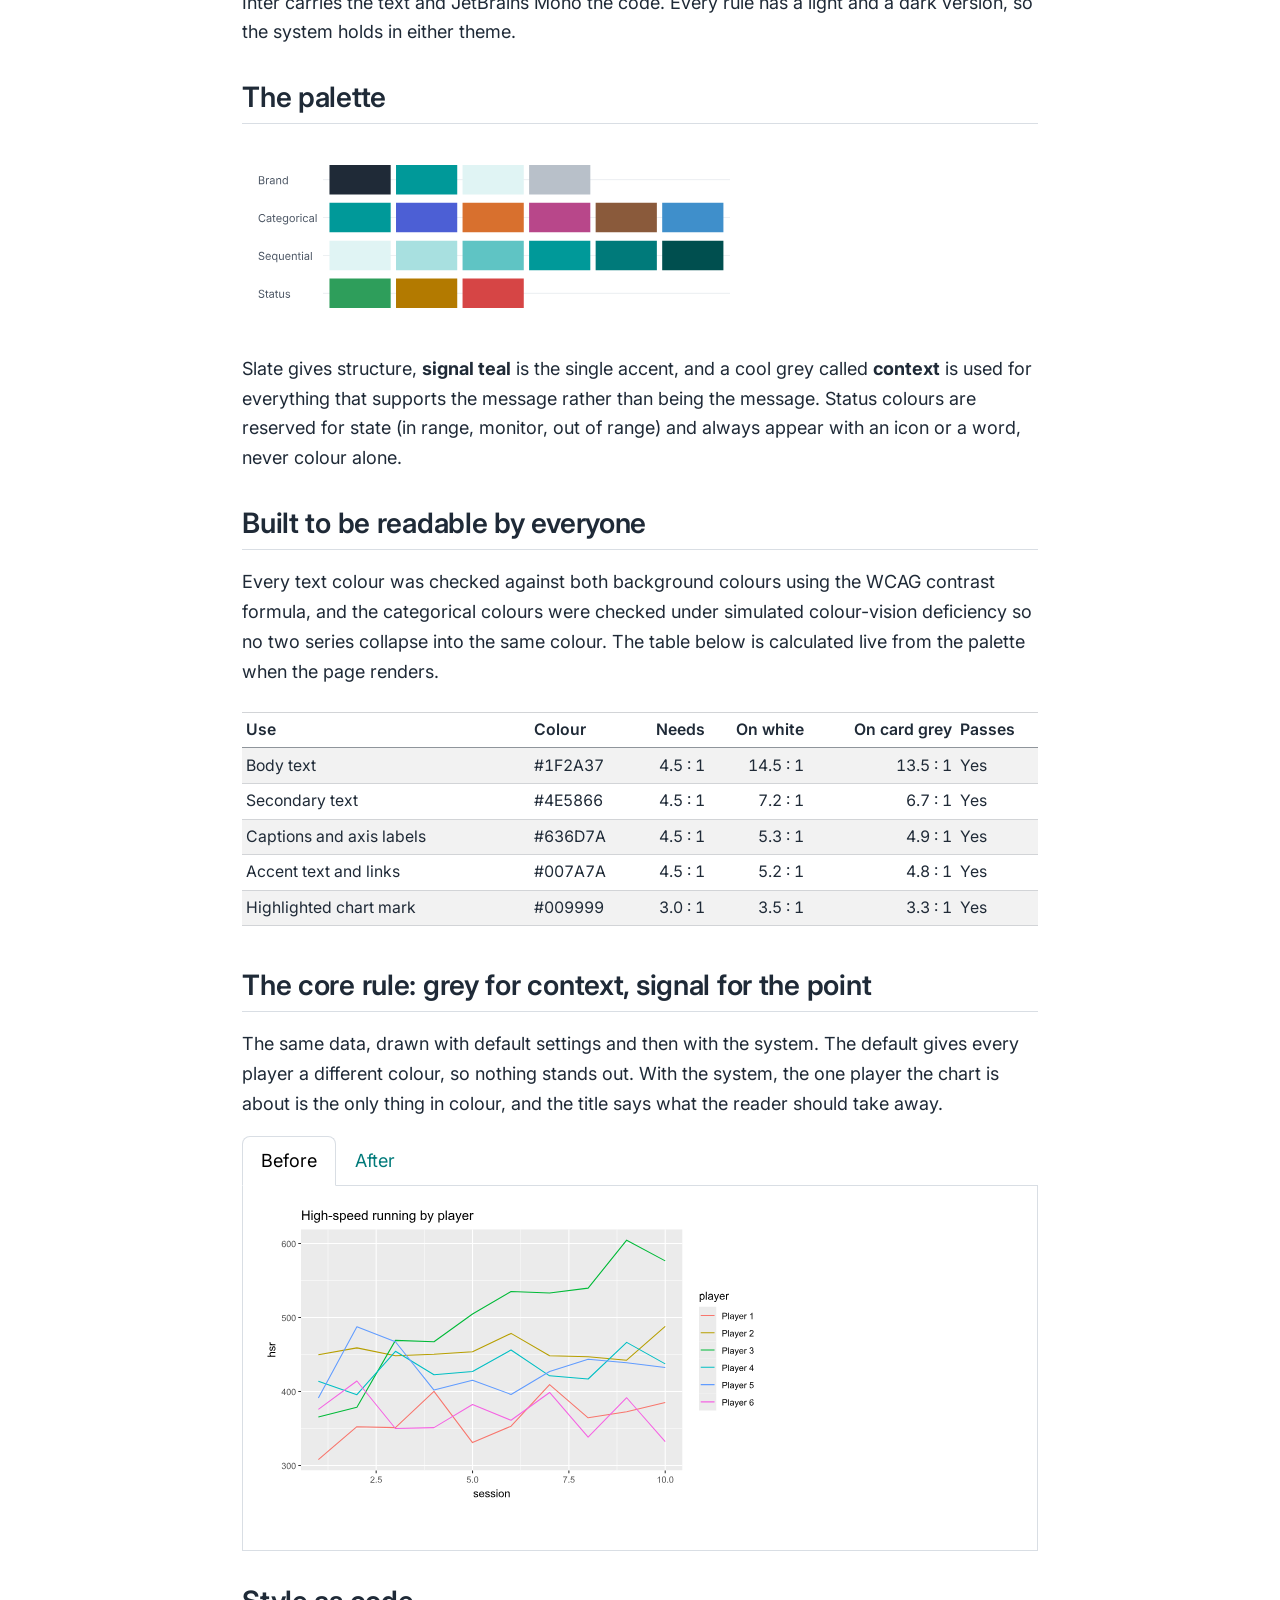
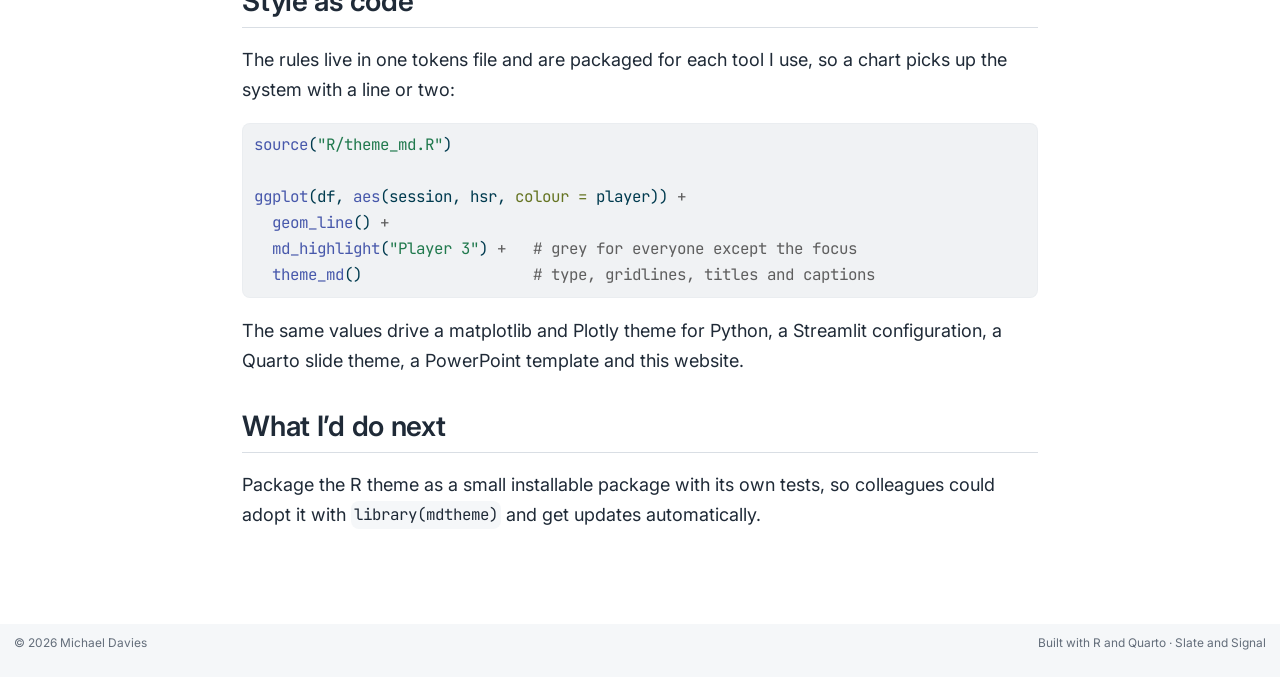
<file: projects/products/slate-and-signal/index.html>
<!DOCTYPE html>
<html xmlns="http://www.w3.org/1999/xhtml" lang="en" xml:lang="en"><head>

<meta charset="utf-8">
<meta name="generator" content="quarto-1.10.19">

<meta name="viewport" content="width=device-width, initial-scale=1.0, user-scalable=yes">

<meta name="dcterms.date" content="2026-10-10">
<meta name="description" content="A personal design system so every output reads clearly and consistently, and is recognisably mine.">

<title>Slate and Signal: one visual language for every chart, app and deck – Michael Davies</title>
<style>
/* Default styles provided by pandoc.
** See https://pandoc.org/MANUAL.html#variables-for-html for config info.
*/
span.smallcaps{font-variant: small-caps;}
div.columns{display: flex; gap: 1.5em;}
div.column{flex: auto;}
@media screen {
div.columns{gap: min(4vw, 1.5em);}
div.column{overflow-x: auto;}
}
div.hanging-indent{margin-left: 1.5em; text-indent: -1.5em;}
ul.task-list{list-style: none;}
ul.task-list li input[type="checkbox"] {
  width: 0.8em;
  margin: 0 0.8em 0.2em -1em; /* quarto-specific, see https://github.com/quarto-dev/quarto-cli/issues/4556 */ 
  vertical-align: middle;
}
/* CSS for syntax highlighting */
html { -webkit-text-size-adjust: 100%; }
pre > code.sourceCode { white-space: pre; position: relative; }
pre > code.sourceCode > span { display: inline-block; line-height: 1.25; }
pre > code.sourceCode > span:empty { height: 1.2em; }
.sourceCode { overflow: visible; }
code.sourceCode > span { color: inherit; text-decoration: inherit; }
div.sourceCode { margin: 1em 0; }
pre.sourceCode { margin: 0; }
@media screen {
div.sourceCode { overflow: auto; }
}
@media print {
pre > code.sourceCode { white-space: pre-wrap; }
pre > code.sourceCode > span { text-indent: -5em; padding-left: 5em; }
}
pre.numberSource code
  { counter-reset: source-line 0; }
pre.numberSource code > span
  { position: relative; left: -4em; counter-increment: source-line; }
pre.numberSource code > span > a:first-child::before
  { content: counter(source-line);
    position: relative; left: -1em; text-align: right; vertical-align: baseline;
    border: none; display: inline-block;
    -webkit-touch-callout: none; -webkit-user-select: none;
    -khtml-user-select: none; -moz-user-select: none;
    -ms-user-select: none; user-select: none;
    padding: 0 4px; width: 4em;
  }
pre.numberSource { margin-left: 3em;  padding-left: 4px; }
div.sourceCode
  {   }
@media screen {
pre > code.sourceCode > span > a:first-child::before { text-decoration: underline; }
}
</style>


<script src="../../../site_libs/quarto-nav/quarto-nav.js"></script>
<script src="../../../site_libs/quarto-nav/headroom.min.js"></script>
<script src="../../../site_libs/clipboard/clipboard.min.js"></script>
<script src="../../../site_libs/quarto-search/autocomplete.umd.js"></script>
<script src="../../../site_libs/quarto-search/fuse.min.js"></script>
<script src="../../../site_libs/quarto-search/quarto-search.js"></script>
<meta name="quarto:offset" content="../../../">
<link href="../../../images/favicon.svg" rel="icon" type="image/svg+xml">
<script src="../../../site_libs/quarto-html/quarto.js" type="module"></script>
<script src="../../../site_libs/quarto-html/tabsets/tabsets.js" type="module"></script>
<script src="../../../site_libs/quarto-html/popper.min.js"></script>
<script src="../../../site_libs/quarto-html/tippy.umd.min.js"></script>
<script src="../../../site_libs/quarto-html/anchor.min.js"></script>
<link href="../../../site_libs/quarto-html/tippy.css" rel="stylesheet">
<link href="../../../site_libs/quarto-html/quarto-syntax-highlighting-7679f92b18dcf5edba4446b257d74ced.css" rel="stylesheet" class="quarto-color-scheme" id="quarto-text-highlighting-styles">
<link href="../../../site_libs/quarto-html/quarto-syntax-highlighting-dark-a3d1018d860e8e0e5f676dbdf712930f.css" rel="stylesheet" class="quarto-color-scheme quarto-color-alternate" id="quarto-text-highlighting-styles">
<link href="../../../site_libs/quarto-html/quarto-syntax-highlighting-7679f92b18dcf5edba4446b257d74ced.css" rel="stylesheet" class="quarto-color-scheme-extra" id="quarto-text-highlighting-styles">
<script src="../../../site_libs/bootstrap/bootstrap.min.js"></script>
<link href="../../../site_libs/bootstrap/bootstrap-icons.css" rel="stylesheet">
<link href="../../../site_libs/bootstrap/bootstrap-6b96b13d0476b2725ac09e7d017f7b8c.min.css" rel="stylesheet" append-hash="true" class="quarto-color-scheme" id="quarto-bootstrap" data-mode="light">
<link href="../../../site_libs/bootstrap/bootstrap-dark-148feec59ccc2964e8c51f9cf28291a7.min.css" rel="stylesheet" append-hash="true" class="quarto-color-scheme quarto-color-alternate" id="quarto-bootstrap" data-mode="dark">
<link href="../../../site_libs/bootstrap/bootstrap-6b96b13d0476b2725ac09e7d017f7b8c.min.css" rel="stylesheet" append-hash="true" class="quarto-color-scheme-extra" id="quarto-bootstrap" data-mode="light">
<script id="quarto-search-options" type="application/json">{
  "location": "navbar",
  "copy-button": false,
  "collapse-after": 3,
  "panel-placement": "end",
  "type": "overlay",
  "limit": 50,
  "keyboard-shortcut": [
    "f",
    "/",
    "s"
  ],
  "show-item-context": false,
  "language": {
    "search-no-results-text": "No results",
    "search-matching-documents-text": "matching documents",
    "search-copy-link-title": "Copy link to search",
    "search-hide-matches-text": "Hide additional matches",
    "search-more-match-text": "more match in this document",
    "search-more-matches-text": "more matches in this document",
    "search-clear-button-title": "Clear",
    "search-text-placeholder": "",
    "search-detached-cancel-button-title": "Cancel",
    "search-submit-button-title": "Submit",
    "search-label": "Search"
  }
}</script>
<style>html{ scroll-behavior: smooth; }</style>


</head>

<body class="nav-fixed fullcontent quarto-light"><script id="quarto-html-before-body" type="application/javascript">
    const toggleBodyColorMode = (bsSheetEl) => {
      const mode = bsSheetEl.getAttribute("data-mode");
      const bodyEl = window.document.querySelector("body");
      if (mode === "dark") {
        bodyEl.classList.add("quarto-dark");
        bodyEl.classList.remove("quarto-light");
      } else {
        bodyEl.classList.add("quarto-light");
        bodyEl.classList.remove("quarto-dark");
      }
    }
    const toggleBodyColorPrimary = () => {
      const bsSheetEl = window.document.querySelector("link#quarto-bootstrap:not([rel=disabled-stylesheet])");
      if (bsSheetEl) {
        toggleBodyColorMode(bsSheetEl);
      }
    }
    const setColorSchemeToggle = (alternate) => {
      const toggles = window.document.querySelectorAll('.quarto-color-scheme-toggle');
      for (let i=0; i < toggles.length; i++) {
        const toggle = toggles[i];
        if (toggle) {
          if (alternate) {
            toggle.classList.add("alternate");
          } else {
            toggle.classList.remove("alternate");
          }
        }
      }
    };
    const toggleColorMode = (alternate) => {
      // Switch the stylesheets
      const primaryStylesheets = window.document.querySelectorAll('link.quarto-color-scheme:not(.quarto-color-alternate)');
      const alternateStylesheets = window.document.querySelectorAll('link.quarto-color-scheme.quarto-color-alternate');
      manageTransitions('#quarto-margin-sidebar .nav-link', false);
      if (alternate) {
        // note: dark is layered on light, we don't disable primary!
        enableStylesheet(alternateStylesheets);
        for (const sheetNode of alternateStylesheets) {
          if (sheetNode.id === "quarto-bootstrap") {
            toggleBodyColorMode(sheetNode);
          }
        }
      } else {
        disableStylesheet(alternateStylesheets);
        enableStylesheet(primaryStylesheets)
        toggleBodyColorPrimary();
      }
      manageTransitions('#quarto-margin-sidebar .nav-link', true);
      // Switch the toggles
      setColorSchemeToggle(alternate)
      // Hack to workaround the fact that safari doesn't
      // properly recolor the scrollbar when toggling (#1455)
      if (navigator.userAgent.indexOf('Safari') > 0 && navigator.userAgent.indexOf('Chrome') == -1) {
        manageTransitions("body", false);
        window.scrollTo(0, 1);
        setTimeout(() => {
          window.scrollTo(0, 0);
          manageTransitions("body", true);
        }, 40);
      }
    }
    const disableStylesheet = (stylesheets) => {
      for (let i=0; i < stylesheets.length; i++) {
        const stylesheet = stylesheets[i];
        stylesheet.rel = 'disabled-stylesheet';
      }
    }
    const enableStylesheet = (stylesheets) => {
      for (let i=0; i < stylesheets.length; i++) {
        const stylesheet = stylesheets[i];
        if(stylesheet.rel !== 'stylesheet') { // for Chrome, which will still FOUC without this check
          stylesheet.rel = 'stylesheet';
        }
      }
    }
    const manageTransitions = (selector, allowTransitions) => {
      const els = window.document.querySelectorAll(selector);
      for (let i=0; i < els.length; i++) {
        const el = els[i];
        if (allowTransitions) {
          el.classList.remove('notransition');
        } else {
          el.classList.add('notransition');
        }
      }
    }
    const isFileUrl = () => {
      return window.location.protocol === 'file:';
    }
    const hasAlternateSentinel = () => {
      let styleSentinel = getColorSchemeSentinel();
      if (styleSentinel !== null) {
        return styleSentinel === "alternate";
      } else {
        return false;
      }
    }
    const setStyleSentinel = (alternate) => {
      const value = alternate ? "alternate" : "default";
      if (!isFileUrl()) {
        window.localStorage.setItem("quarto-color-scheme", value);
      } else {
        localAlternateSentinel = value;
      }
    }
    const getColorSchemeSentinel = () => {
      if (!isFileUrl()) {
        const storageValue = window.localStorage.getItem("quarto-color-scheme");
        return storageValue != null ? storageValue : localAlternateSentinel;
      } else {
        return localAlternateSentinel;
      }
    }
    const toggleGiscusIfUsed = (isAlternate, darkModeDefault) => {
      const baseTheme = document.querySelector('#giscus-base-theme')?.value ?? 'light';
      const alternateTheme = document.querySelector('#giscus-alt-theme')?.value ?? 'dark';
      let newTheme = '';
      if(authorPrefersDark) {
        newTheme = isAlternate ? baseTheme : alternateTheme;
      } else {
        newTheme = isAlternate ? alternateTheme : baseTheme;
      }
      const changeGiscusTheme = () => {
        // From: https://github.com/giscus/giscus/issues/336
        const sendMessage = (message) => {
          const iframe = document.querySelector('iframe.giscus-frame');
          if (!iframe) return;
          iframe.contentWindow.postMessage({ giscus: message }, 'https://giscus.app');
        }
        sendMessage({
          setConfig: {
            theme: newTheme
          }
        });
      }
      const isGiscussLoaded = window.document.querySelector('iframe.giscus-frame') !== null;
      if (isGiscussLoaded) {
        changeGiscusTheme();
      }
    };
    const authorPrefersDark = false;
    const queryPrefersDark = window.matchMedia('(prefers-color-scheme: dark)');
    const darkModeDefault = queryPrefersDark.matches;
      document.querySelector('link#quarto-text-highlighting-styles.quarto-color-scheme-extra').rel = 'disabled-stylesheet';
      document.querySelector('link#quarto-bootstrap.quarto-color-scheme-extra').rel = 'disabled-stylesheet';
    let localAlternateSentinel = darkModeDefault ? 'alternate' : 'default';
    // Dark / light mode switch
    window.quartoToggleColorScheme = () => {
      // Read the current dark / light value
      let toAlternate = !hasAlternateSentinel();
      toggleColorMode(toAlternate);
      setStyleSentinel(toAlternate);
      toggleGiscusIfUsed(toAlternate, darkModeDefault);
      window.dispatchEvent(new Event('resize'));
    };
    queryPrefersDark.addEventListener("change", e => {
      if(window.localStorage.getItem("quarto-color-scheme") !== null)
        return;
      const alternate = e.matches
      toggleColorMode(alternate);
      localAlternateSentinel = e.matches ? 'alternate' : 'default'; // this is used alongside local storage!
      toggleGiscusIfUsed(alternate, darkModeDefault);
    });
    // Switch to dark mode if need be
    if (hasAlternateSentinel()) {
      toggleColorMode(true);
    } else {
      toggleColorMode(false);
    }
  </script>

<div id="quarto-search-results"></div>
  <header id="quarto-header" class="headroom fixed-top">
    <nav class="navbar navbar-expand-lg " data-bs-theme="dark">
      <div class="navbar-container container-fluid">
      <div class="navbar-brand-container mx-auto">
    <a href="../../../index.html" class="navbar-brand navbar-brand-logo">
    <img src="../../../images/mark.svg" alt="Michael Davies" class="navbar-logo light-content">
    <img src="../../../images/mark.svg" alt="Michael Davies" class="navbar-logo dark-content">
    </a>
    <a class="navbar-brand" href="../../../index.html">
    <span class="navbar-title">Michael Davies</span>
    </a>
  </div>
            <div id="quarto-search" class="" title="Search"></div>
          <button class="navbar-toggler" type="button" data-bs-toggle="collapse" data-bs-target="#navbarCollapse" aria-controls="navbarCollapse" role="menu" aria-expanded="false" aria-label="Toggle navigation" onclick="if (window.quartoToggleHeadroom) { window.quartoToggleHeadroom(); }">
  <span class="navbar-toggler-icon"></span>
</button>
          <div class="collapse navbar-collapse" id="navbarCollapse">
            <ul class="navbar-nav navbar-nav-scroll me-auto">
  <li class="nav-item">
    <a class="nav-link" href="../../../performance-questions.html"> 
<span class="menu-text">Performance Questions</span></a>
  </li>  
  <li class="nav-item">
    <a class="nav-link" href="../../../research-questions.html"> 
<span class="menu-text">Research Questions</span></a>
  </li>  
  <li class="nav-item">
    <a class="nav-link" href="../../../products.html"> 
<span class="menu-text">Products</span></a>
  </li>  
  <li class="nav-item">
    <a class="nav-link" href="../../../about.html"> 
<span class="menu-text">About</span></a>
  </li>  
</ul>
            <ul class="navbar-nav navbar-nav-scroll ms-auto">
  <li class="nav-item compact">
    <a class="nav-link" href="https://www.linkedin.com/in/michael-davies-4505b8114" target="_blank"> <i class="bi bi-linkedin" role="img" aria-label="LinkedIn">
</i> 
<span class="menu-text"></span></a>
  </li>  
  <li class="nav-item compact">
    <a class="nav-link" href="https://github.com/michaeldavies64" target="_blank"> <i class="bi bi-github" role="img" aria-label="GitHub">
</i> 
<span class="menu-text"></span></a>
  </li>  
</ul>
          </div> <!-- /navcollapse -->
            <div class="quarto-navbar-tools">
  <a href="" class="quarto-color-scheme-toggle quarto-navigation-tool  px-1" onclick="window.quartoToggleColorScheme(); return false;" title="Toggle dark mode"><i class="bi"></i></a>
</div>
      </div> <!-- /container-fluid -->
    </nav>
</header>
<!-- content -->
<div id="quarto-content" class="quarto-container page-columns page-rows-contents page-layout-article page-navbar">
<!-- sidebar -->
<!-- margin-sidebar -->
    
<!-- main -->
<main class="content" id="quarto-document-content">


<header id="title-block-header" class="quarto-title-block default">
<div class="quarto-title">
<h1 class="title">Slate and Signal: one visual language for every chart, app and deck</h1>
  <div class="quarto-categories">
    <div class="quarto-category">Product</div>
    <div class="quarto-category">Data visualisation</div>
    <div class="quarto-category">Design system</div>
  </div>
  </div>

<div>
  <div class="description">
    A personal design system so every output reads clearly and consistently, and is recognisably mine.
  </div>
</div>


<div class="quarto-title-meta">

    
    <div>
    <div class="quarto-title-meta-heading">Published</div>
    <div class="quarto-title-meta-contents">
      <p class="date">October 10, 2026</p>
    </div>
  </div>
  
    
  </div>
  


</header>


<section id="the-problem" class="level2">
<h2 class="anchored" data-anchor-id="the-problem">The problem</h2>
<p>All my career I’ve had a club theme or university colours to base my visuals and decks on. When I decided to build a portfolio, I was a bit flummoxed. This work needed to look distinct to me, and there was nothing to borrow.</p>
<p>A consistent theme matters a lot when delivering insight, because charts made in different tools drift apart. A ggplot in a report, a Shiny app and a slide deck each end up with their own colours and fonts, and colour starts to mean nothing in particular. The reader has to work out what to look at every time.</p>
<p>I wanted one set of rules that every output inherits automatically, so the design decisions are made once and the reader’s attention goes straight to the point.</p>
</section>
<section id="the-approach" class="level2">
<h2 class="anchored" data-anchor-id="the-approach">The approach</h2>
<p>Having been through <a href="https://visualisingdata.com/">Andy Kirk’s data visualisation training</a>, I care as much about every chart telling a story as about charts looking consistent. Slate and Signal is built on that. The design decisions are made once, and each one exists to point the reader at what matters.</p>
<ul>
<li><strong>One accent, everything else grey.</strong> The eye picks out whatever is different before the reader has consciously started looking. So signal teal (#009999) is kept for the one point of the chart, and everything that supports it sits in context grey (#B8C0C9).</li>
<li><strong>Titles state the takeaway.</strong> “High-speed running by player” names the topic. “Player 3 is back above their normal range” tells you what to think, and the chart then backs it up.</li>
<li><strong>Defined once, used everywhere.</strong> Every colour, font and size lives in a single tokens file. That one file generates the R theme, the Quarto styles, the Python helpers and the Streamlit configuration, so a report, an app and a deck can’t drift apart.</li>
<li><strong>Colours keep their meaning.</strong> Categorical colours follow a fixed order, so the same series is the same colour in every chart. Status colours are only ever used for status.</li>
<li><strong>Readable by everyone.</strong> The Web Content Accessibility Guidelines (WCAG) set a minimum contrast between text and its background so people with low vision can still read it. Level AA, the standard most organisations work to, asks for a ratio of at least 4.5 to 1 for normal text. Every text colour here meets it, which is why links use a darker teal (#007A7A) than the chart accent.</li>
<li><strong>Safe for colour blindness.</strong> Around <a href="https://www.colourblindawareness.org/colour-blindness/">1 in 12 men</a> has some form of colour vision deficiency, most often difficulty telling red from green. In a coaching staff, that’s likely to be someone in the room. Every categorical colour was checked under simulations of the three main types (deutan, protan and tritan) so no two series look the same. Status colours never rely on colour alone either: in range, monitor and out of range always come with an icon and a word.</li>
</ul>
<p>Inter carries the text and JetBrains Mono the code. Every rule has a light and a dark version, so the system holds in either theme.</p>
</section>
<section id="the-palette" class="level2">
<h2 class="anchored" data-anchor-id="the-palette">The palette</h2>
<div class="cell">
<div class="cell-output-display">
<div>
<figure class="figure">
<p><img src="index_files/figure-html/palette-1.svg" class="img-fluid figure-img" alt="The Slate and Signal palette: brand colours, six categorical colours, a sequential teal scale and three status colours."></p>
</figure>
</div>
</div>
</div>
<p>Slate gives structure, <strong>signal teal</strong> is the single accent, and a cool grey called <strong>context</strong> is used for everything that supports the message rather than being the message. Status colours are reserved for state (in range, monitor, out of range) and always appear with an icon or a word, never colour alone.</p>
</section>
<section id="built-to-be-readable-by-everyone" class="level2">
<h2 class="anchored" data-anchor-id="built-to-be-readable-by-everyone">Built to be readable by everyone</h2>
<p>Every text colour was checked against both background colours using the WCAG contrast formula, and the categorical colours were checked under simulated colour-vision deficiency so no two series collapse into the same colour. The table below is calculated live from the palette when the page renders.</p>
<div class="cell">
<div class="cell-output-display">
<table class="caption-top table table-sm table-striped small">
<colgroup>
<col style="width: 35%">
<col style="width: 11%">
<col style="width: 11%">
<col style="width: 12%">
<col style="width: 18%">
<col style="width: 10%">
</colgroup>
<thead>
<tr class="header">
<th style="text-align: left;">Use</th>
<th style="text-align: left;">Colour</th>
<th style="text-align: right;">Needs</th>
<th style="text-align: right;">On white</th>
<th style="text-align: right;">On card grey</th>
<th style="text-align: left;">Passes</th>
</tr>
</thead>
<tbody>
<tr class="odd">
<td style="text-align: left;">Body text</td>
<td style="text-align: left;">#1F2A37</td>
<td style="text-align: right;">4.5 : 1</td>
<td style="text-align: right;">14.5 : 1</td>
<td style="text-align: right;">13.5 : 1</td>
<td style="text-align: left;">Yes</td>
</tr>
<tr class="even">
<td style="text-align: left;">Secondary text</td>
<td style="text-align: left;">#4E5866</td>
<td style="text-align: right;">4.5 : 1</td>
<td style="text-align: right;">7.2 : 1</td>
<td style="text-align: right;">6.7 : 1</td>
<td style="text-align: left;">Yes</td>
</tr>
<tr class="odd">
<td style="text-align: left;">Captions and axis labels</td>
<td style="text-align: left;">#636D7A</td>
<td style="text-align: right;">4.5 : 1</td>
<td style="text-align: right;">5.3 : 1</td>
<td style="text-align: right;">4.9 : 1</td>
<td style="text-align: left;">Yes</td>
</tr>
<tr class="even">
<td style="text-align: left;">Accent text and links</td>
<td style="text-align: left;">#007A7A</td>
<td style="text-align: right;">4.5 : 1</td>
<td style="text-align: right;">5.2 : 1</td>
<td style="text-align: right;">4.8 : 1</td>
<td style="text-align: left;">Yes</td>
</tr>
<tr class="odd">
<td style="text-align: left;">Highlighted chart mark</td>
<td style="text-align: left;">#009999</td>
<td style="text-align: right;">3.0 : 1</td>
<td style="text-align: right;">3.5 : 1</td>
<td style="text-align: right;">3.3 : 1</td>
<td style="text-align: left;">Yes</td>
</tr>
</tbody>
</table>
</div>
</div>
</section>
<section id="the-core-rule-grey-for-context-signal-for-the-point" class="level2">
<h2 class="anchored" data-anchor-id="the-core-rule-grey-for-context-signal-for-the-point">The core rule: grey for context, signal for the point</h2>
<p>The same data, drawn with default settings and then with the system. The default gives every player a different colour, so nothing stands out. With the system, the one player the chart is about is the only thing in colour, and the title says what the reader should take away.</p>
<div class="tabset-margin-container"></div><div class="panel-tabset">
<ul class="nav nav-tabs" role="tablist"><li class="nav-item" role="presentation"><a class="nav-link active" id="tabset-1-1-tab" data-bs-toggle="tab" data-bs-target="#tabset-1-1" role="tab" aria-controls="tabset-1-1" aria-selected="true" href="">Before</a></li><li class="nav-item" role="presentation"><a class="nav-link" id="tabset-1-2-tab" data-bs-toggle="tab" data-bs-target="#tabset-1-2" role="tab" aria-controls="tabset-1-2" aria-selected="false" href="">After</a></li></ul>
<div class="tab-content">
<div id="tabset-1-1" class="tab-pane active" role="tabpanel" aria-labelledby="tabset-1-1-tab">
<div class="cell">
<div class="cell-output-display">
<div>
<figure class="figure">
<p><img src="index_files/figure-html/before-1.svg" class="img-fluid figure-img" alt="Default ggplot line chart with six differently coloured lines and no clear focus."></p>
</figure>
</div>
</div>
</div>
</div>
<div id="tabset-1-2" class="tab-pane" role="tabpanel" aria-labelledby="tabset-1-2-tab">
<div class="cell">
<div class="cell-output-display">
<div>
<figure class="figure">
<p><img src="index_files/figure-html/after-1.svg" class="img-fluid figure-img" alt="The same chart in Slate and Signal: five grey lines, one teal line rising above a shaded normal range."></p>
</figure>
</div>
</div>
</div>
</div>
</div>
</div>
</section>
<section id="style-as-code" class="level2">
<h2 class="anchored" data-anchor-id="style-as-code">Style as code</h2>
<p>The rules live in one tokens file and are packaged for each tool I use, so a chart picks up the system with a line or two:</p>
<div class="code-copy-outer-scaffold"><div class="sourceCode" id="cb1"><pre class="sourceCode r code-with-copy"><code class="sourceCode r"><span id="cb1-1"><a href="#cb1-1" aria-hidden="true" tabindex="-1"></a><span class="fu">source</span>(<span class="st">"R/theme_md.R"</span>)</span>
<span id="cb1-2"><a href="#cb1-2" aria-hidden="true" tabindex="-1"></a></span>
<span id="cb1-3"><a href="#cb1-3" aria-hidden="true" tabindex="-1"></a><span class="fu">ggplot</span>(df, <span class="fu">aes</span>(session, hsr, <span class="at">colour =</span> player)) <span class="sc">+</span></span>
<span id="cb1-4"><a href="#cb1-4" aria-hidden="true" tabindex="-1"></a>  <span class="fu">geom_line</span>() <span class="sc">+</span></span>
<span id="cb1-5"><a href="#cb1-5" aria-hidden="true" tabindex="-1"></a>  <span class="fu">md_highlight</span>(<span class="st">"Player 3"</span>) <span class="sc">+</span>   <span class="co"># grey for everyone except the focus</span></span>
<span id="cb1-6"><a href="#cb1-6" aria-hidden="true" tabindex="-1"></a>  <span class="fu">theme_md</span>()                   <span class="co"># type, gridlines, titles and captions</span></span></code></pre></div><button title="Copy to Clipboard" class="code-copy-button"><i class="bi"></i></button></div>
<p>The same values drive a matplotlib and Plotly theme for Python, a Streamlit configuration, a Quarto slide theme, a PowerPoint template and this website.</p>
</section>
<section id="what-id-do-next" class="level2">
<h2 class="anchored" data-anchor-id="what-id-do-next">What I’d do next</h2>
<p>Package the R theme as a small installable package with its own tests, so colleagues could adopt it with <code>library(mdtheme)</code> and get updates automatically.</p>


</section>

</main> <!-- /main -->
<script id="quarto-html-after-body" type="application/javascript">
  window.document.addEventListener("DOMContentLoaded", function (event) {
    // Ensure there is a toggle, if there isn't float one in the top right
    if (window.document.querySelector('.quarto-color-scheme-toggle') === null) {
      const a = window.document.createElement('a');
      a.classList.add('top-right');
      a.classList.add('quarto-color-scheme-toggle');
      a.href = "";
      a.onclick = function() { try { window.quartoToggleColorScheme(); } catch {} return false; };
      const i = window.document.createElement("i");
      i.classList.add('bi');
      a.appendChild(i);
      window.document.body.appendChild(a);
    }
    setColorSchemeToggle(hasAlternateSentinel())
    const icon = "";
    const anchorJS = new window.AnchorJS();
    anchorJS.options = {
      placement: 'right',
      icon: icon
    };
    anchorJS.add('.anchored');
    const isCodeAnnotation = (el) => {
      for (const clz of el.classList) {
        if (clz.startsWith('code-annotation-')) {                     
          return true;
        }
      }
      return false;
    }
    const onCopySuccess = function(e) {
      // button target
      const button = e.trigger;
      // don't keep focus
      button.blur();
      // flash "checked"
      button.classList.add('code-copy-button-checked');
      var currentTitle = button.getAttribute("title");
      button.setAttribute("title", "Copied!");
      let tooltip;
      if (window.bootstrap) {
        button.setAttribute("data-bs-toggle", "tooltip");
        button.setAttribute("data-bs-placement", "left");
        button.setAttribute("data-bs-title", "Copied!");
        tooltip = new bootstrap.Tooltip(button, 
          { trigger: "manual", 
            customClass: "code-copy-button-tooltip",
            offset: [0, -8]});
        tooltip.show();    
      }
      setTimeout(function() {
        if (tooltip) {
          tooltip.hide();
          button.removeAttribute("data-bs-title");
          button.removeAttribute("data-bs-toggle");
          button.removeAttribute("data-bs-placement");
        }
        button.setAttribute("title", currentTitle);
        button.classList.remove('code-copy-button-checked');
      }, 1000);
      // clear code selection
      e.clearSelection();
    }
    const getTextToCopy = function(trigger) {
      const outerScaffold = trigger.parentElement.cloneNode(true);
      const codeEl = outerScaffold.querySelector('code');
      for (const childEl of codeEl.children) {
        if (isCodeAnnotation(childEl)) {
          childEl.remove();
        }
      }
      return codeEl.innerText;
    }
    const clipboard = new window.ClipboardJS('.code-copy-button:not([data-in-quarto-modal])', {
      text: getTextToCopy
    });
    clipboard.on('success', onCopySuccess);
    if (window.document.getElementById('quarto-embedded-source-code-modal')) {
      const clipboardModal = new window.ClipboardJS('.code-copy-button[data-in-quarto-modal]', {
        text: getTextToCopy,
        container: window.document.getElementById('quarto-embedded-source-code-modal')
      });
      clipboardModal.on('success', onCopySuccess);
    }
      var localhostRegex = new RegExp(/^(?:http|https):\/\/localhost\:?[0-9]*\//);
      var mailtoRegex = new RegExp(/^mailto:/);
        var filterRegex = new RegExp("https:\/\/michaeldavies64\.github\.io\/");
      var isInternal = (href) => {
          return filterRegex.test(href) || localhostRegex.test(href) || mailtoRegex.test(href);
      }
      // Inspect non-navigation links and adorn them if external
     var links = window.document.querySelectorAll('a[href]:not(.nav-link):not(.navbar-brand):not(.toc-action):not(.sidebar-link):not(.sidebar-item-toggle):not(.pagination-link):not(.no-external):not([aria-hidden]):not(.dropdown-item):not(.quarto-navigation-tool):not(.about-link)');
      for (var i=0; i<links.length; i++) {
        const link = links[i];
        if (!isInternal(link.href)) {
          // undo the damage that might have been done by quarto-nav.js in the case of
          // links that we want to consider external
          if (link.dataset.originalHref !== undefined) {
            link.href = link.dataset.originalHref;
          }
            // target, if specified
            link.setAttribute("target", "_blank");
            if (link.getAttribute("rel") === null) {
              link.setAttribute("rel", "noopener");
            }
        }
      }
    function tippyHover(el, contentFn, onTriggerFn, onUntriggerFn) {
      const config = {
        allowHTML: true,
        maxWidth: 500,
        delay: 100,
        arrow: false,
        appendTo: function(el) {
            return el.parentElement;
        },
        interactive: true,
        interactiveBorder: 10,
        theme: 'quarto',
        placement: 'bottom-start',
      };
      if (contentFn) {
        config.content = contentFn;
      }
      if (onTriggerFn) {
        config.onTrigger = onTriggerFn;
      }
      if (onUntriggerFn) {
        config.onUntrigger = onUntriggerFn;
      }
      window.tippy(el, config); 
    }
    const noterefs = window.document.querySelectorAll('a[role="doc-noteref"]');
    for (var i=0; i<noterefs.length; i++) {
      const ref = noterefs[i];
      tippyHover(ref, function() {
        // use id or data attribute instead here
        let href = ref.getAttribute('data-footnote-href') || ref.getAttribute('href');
        try { href = new URL(href).hash; } catch {}
        const id = href.replace(/^#\/?/, "");
        const note = window.document.getElementById(id);
        if (note) {
          return note.innerHTML;
        } else {
          return "";
        }
      });
    }
    const xrefs = window.document.querySelectorAll('a.quarto-xref');
    const processXRef = (id, note) => {
      // Strip column container classes
      const stripColumnClz = (el) => {
        el.classList.remove("page-full", "page-columns");
        if (el.children) {
          for (const child of el.children) {
            stripColumnClz(child);
          }
        }
      }
      stripColumnClz(note)
      if (id === null || id.startsWith('sec-')) {
        // Special case sections, only their first couple elements
        const container = document.createElement("div");
        if (note.children && note.children.length > 2) {
          container.appendChild(note.children[0].cloneNode(true));
          for (let i = 1; i < note.children.length; i++) {
            const child = note.children[i];
            if (child.tagName === "P" && child.innerText === "") {
              continue;
            } else {
              container.appendChild(child.cloneNode(true));
              break;
            }
          }
          if (window.Quarto?.typesetMath) {
            window.Quarto.typesetMath(container);
          }
          return container.innerHTML
        } else {
          if (window.Quarto?.typesetMath) {
            window.Quarto.typesetMath(note);
          }
          return note.innerHTML;
        }
      } else {
        // Remove any anchor links if they are present
        const anchorLink = note.querySelector('a.anchorjs-link');
        if (anchorLink) {
          anchorLink.remove();
        }
        if (window.Quarto?.typesetMath) {
          window.Quarto.typesetMath(note);
        }
        if (note.classList.contains("callout")) {
          return note.outerHTML;
        } else {
          return note.innerHTML;
        }
      }
    }
    for (var i=0; i<xrefs.length; i++) {
      const xref = xrefs[i];
      tippyHover(xref, undefined, function(instance) {
        instance.disable();
        let url = xref.getAttribute('href');
        let hash = undefined; 
        if (url.startsWith('#')) {
          hash = url;
        } else {
          try { hash = new URL(url).hash; } catch {}
        }
        if (hash) {
          const id = hash.replace(/^#\/?/, "");
          const note = window.document.getElementById(id);
          if (note !== null) {
            try {
              const html = processXRef(id, note.cloneNode(true));
              instance.setContent(html);
            } finally {
              instance.enable();
              instance.show();
            }
          } else {
            // See if we can fetch this
            fetch(url.split('#')[0])
            .then(res => res.text())
            .then(html => {
              const parser = new DOMParser();
              const htmlDoc = parser.parseFromString(html, "text/html");
              const note = htmlDoc.getElementById(id);
              if (note !== null) {
                const html = processXRef(id, note);
                instance.setContent(html);
              } 
            }).finally(() => {
              instance.enable();
              instance.show();
            });
          }
        } else {
          // See if we can fetch a full url (with no hash to target)
          // This is a special case and we should probably do some content thinning / targeting
          fetch(url)
          .then(res => res.text())
          .then(html => {
            const parser = new DOMParser();
            const htmlDoc = parser.parseFromString(html, "text/html");
            const note = htmlDoc.querySelector('main.content');
            if (note !== null) {
              // This should only happen for chapter cross references
              // (since there is no id in the URL)
              // remove the first header
              if (note.children.length > 0 && note.children[0].tagName === "HEADER") {
                note.children[0].remove();
              }
              const html = processXRef(null, note);
              instance.setContent(html);
            } 
          }).finally(() => {
            instance.enable();
            instance.show();
          });
        }
      }, function(instance) {
      });
    }
        let selectedAnnoteEl;
        const selectorForAnnotation = ( cell, annotation) => {
          let cellAttr = 'data-code-cell="' + cell + '"';
          let lineAttr = 'data-code-annotation="' +  annotation + '"';
          const selector = 'span[' + cellAttr + '][' + lineAttr + ']';
          return selector;
        }
        const selectCodeLines = (annoteEl) => {
          const doc = window.document;
          const targetCell = annoteEl.getAttribute("data-target-cell");
          const targetAnnotation = annoteEl.getAttribute("data-target-annotation");
          const annoteSpan = window.document.querySelector(selectorForAnnotation(targetCell, targetAnnotation));
          const lines = annoteSpan.getAttribute("data-code-lines").split(",");
          const lineIds = lines.map((line) => {
            return targetCell + "-" + line;
          })
          let top = null;
          let height = null;
          let parent = null;
          if (lineIds.length > 0) {
              //compute the position of the single el (top and bottom and make a div)
              const el = window.document.getElementById(lineIds[0]);
              top = el.offsetTop;
              height = el.offsetHeight;
              parent = el.parentElement.parentElement;
            if (lineIds.length > 1) {
              const lastEl = window.document.getElementById(lineIds[lineIds.length - 1]);
              const bottom = lastEl.offsetTop + lastEl.offsetHeight;
              height = bottom - top;
            }
            if (top !== null && height !== null && parent !== null) {
              // cook up a div (if necessary) and position it 
              let div = window.document.getElementById("code-annotation-line-highlight");
              if (div === null) {
                div = window.document.createElement("div");
                div.setAttribute("id", "code-annotation-line-highlight");
                div.style.position = 'absolute';
                parent.appendChild(div);
              }
              div.style.top = top - 2 + "px";
              div.style.height = height + 4 + "px";
              div.style.left = 0;
              let gutterDiv = window.document.getElementById("code-annotation-line-highlight-gutter");
              if (gutterDiv === null) {
                gutterDiv = window.document.createElement("div");
                gutterDiv.setAttribute("id", "code-annotation-line-highlight-gutter");
                gutterDiv.style.position = 'absolute';
                const codeCell = window.document.getElementById(targetCell);
                const gutter = codeCell.querySelector('.code-annotation-gutter');
                gutter.appendChild(gutterDiv);
              }
              gutterDiv.style.top = top - 2 + "px";
              gutterDiv.style.height = height + 4 + "px";
            }
            selectedAnnoteEl = annoteEl;
          }
        };
        const unselectCodeLines = () => {
          const elementsIds = ["code-annotation-line-highlight", "code-annotation-line-highlight-gutter"];
          elementsIds.forEach((elId) => {
            const div = window.document.getElementById(elId);
            if (div) {
              div.remove();
            }
          });
          selectedAnnoteEl = undefined;
        };
          // Handle positioning of the toggle
      window.addEventListener(
        "resize",
        throttle(() => {
          elRect = undefined;
          if (selectedAnnoteEl) {
            selectCodeLines(selectedAnnoteEl);
          }
        }, 10)
      );
      function throttle(fn, ms) {
      let throttle = false;
      let timer;
        return (...args) => {
          if(!throttle) { // first call gets through
              fn.apply(this, args);
              throttle = true;
          } else { // all the others get throttled
              if(timer) clearTimeout(timer); // cancel #2
              timer = setTimeout(() => {
                fn.apply(this, args);
                timer = throttle = false;
              }, ms);
          }
        };
      }
        // Attach click handler to the DT
        const annoteDls = window.document.querySelectorAll('dt[data-target-cell]');
        for (const annoteDlNode of annoteDls) {
          annoteDlNode.addEventListener('click', (event) => {
            const clickedEl = event.target;
            if (clickedEl !== selectedAnnoteEl) {
              unselectCodeLines();
              const activeEl = window.document.querySelector('dt[data-target-cell].code-annotation-active');
              if (activeEl) {
                activeEl.classList.remove('code-annotation-active');
              }
              selectCodeLines(clickedEl);
              clickedEl.classList.add('code-annotation-active');
            } else {
              // Unselect the line
              unselectCodeLines();
              clickedEl.classList.remove('code-annotation-active');
            }
          });
        }
    const findCites = (el) => {
      const parentEl = el.parentElement;
      if (parentEl) {
        const cites = parentEl.dataset.cites;
        if (cites) {
          return {
            el,
            cites: cites.split(' ')
          };
        } else {
          return findCites(el.parentElement)
        }
      } else {
        return undefined;
      }
    };
    var bibliorefs = window.document.querySelectorAll('a[role="doc-biblioref"]');
    for (var i=0; i<bibliorefs.length; i++) {
      const ref = bibliorefs[i];
      const citeInfo = findCites(ref);
      if (citeInfo) {
        tippyHover(citeInfo.el, function() {
          var popup = window.document.createElement('div');
          citeInfo.cites.forEach(function(cite) {
            var citeDiv = window.document.createElement('div');
            citeDiv.classList.add('hanging-indent');
            citeDiv.classList.add('csl-entry');
            var biblioDiv = window.document.getElementById('ref-' + cite);
            if (biblioDiv) {
              citeDiv.innerHTML = biblioDiv.innerHTML;
            }
            popup.appendChild(citeDiv);
          });
          return popup.innerHTML;
        });
      }
    }
  });
  </script>
</div> <!-- /content -->
<footer class="footer">
  <div class="nav-footer">
    <div class="nav-footer-left">
<p>© 2026 Michael Davies</p>
</div>   
    <div class="nav-footer-center">
      &nbsp;
    </div>
    <div class="nav-footer-right">
<p>Built with R and Quarto · Slate and Signal</p>
</div>
  </div>
</footer>




<script src="../../../site_libs/quarto-html/zenscroll-min.js"></script>
</body></html>
</file>
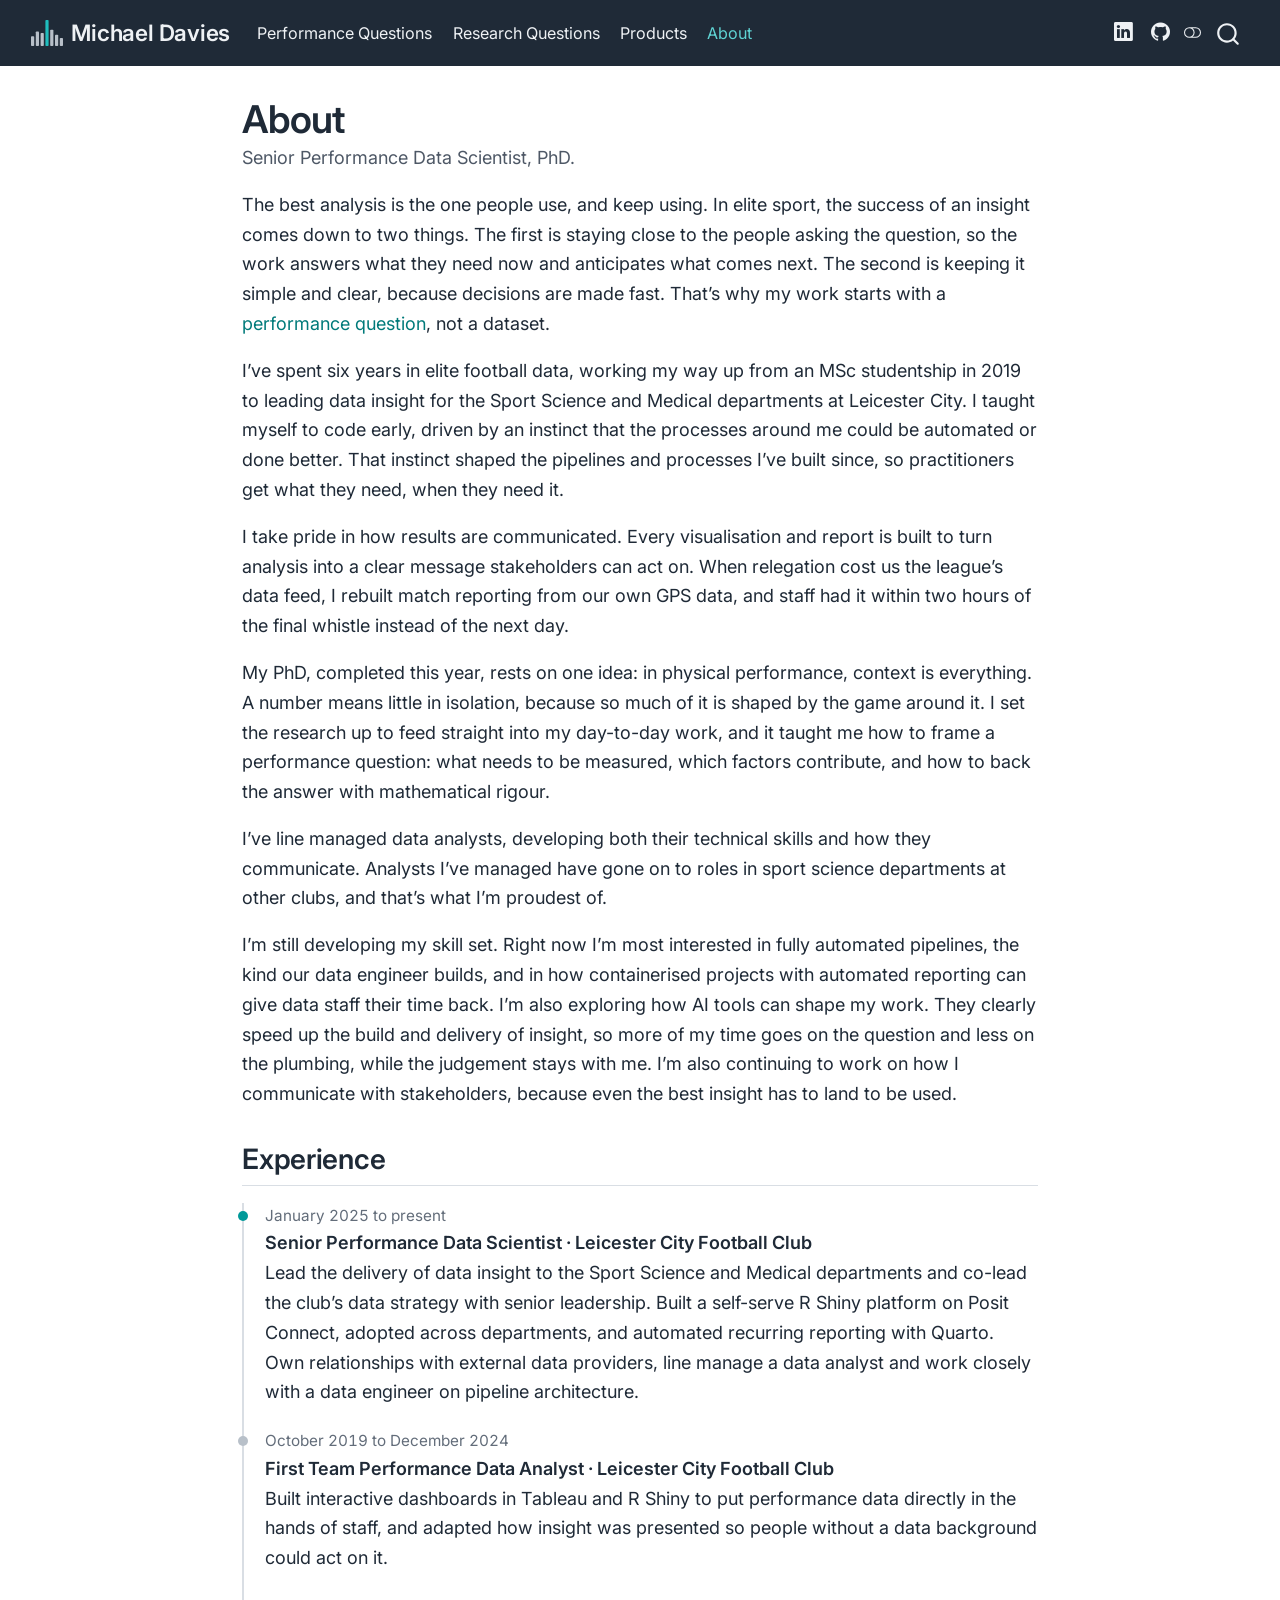
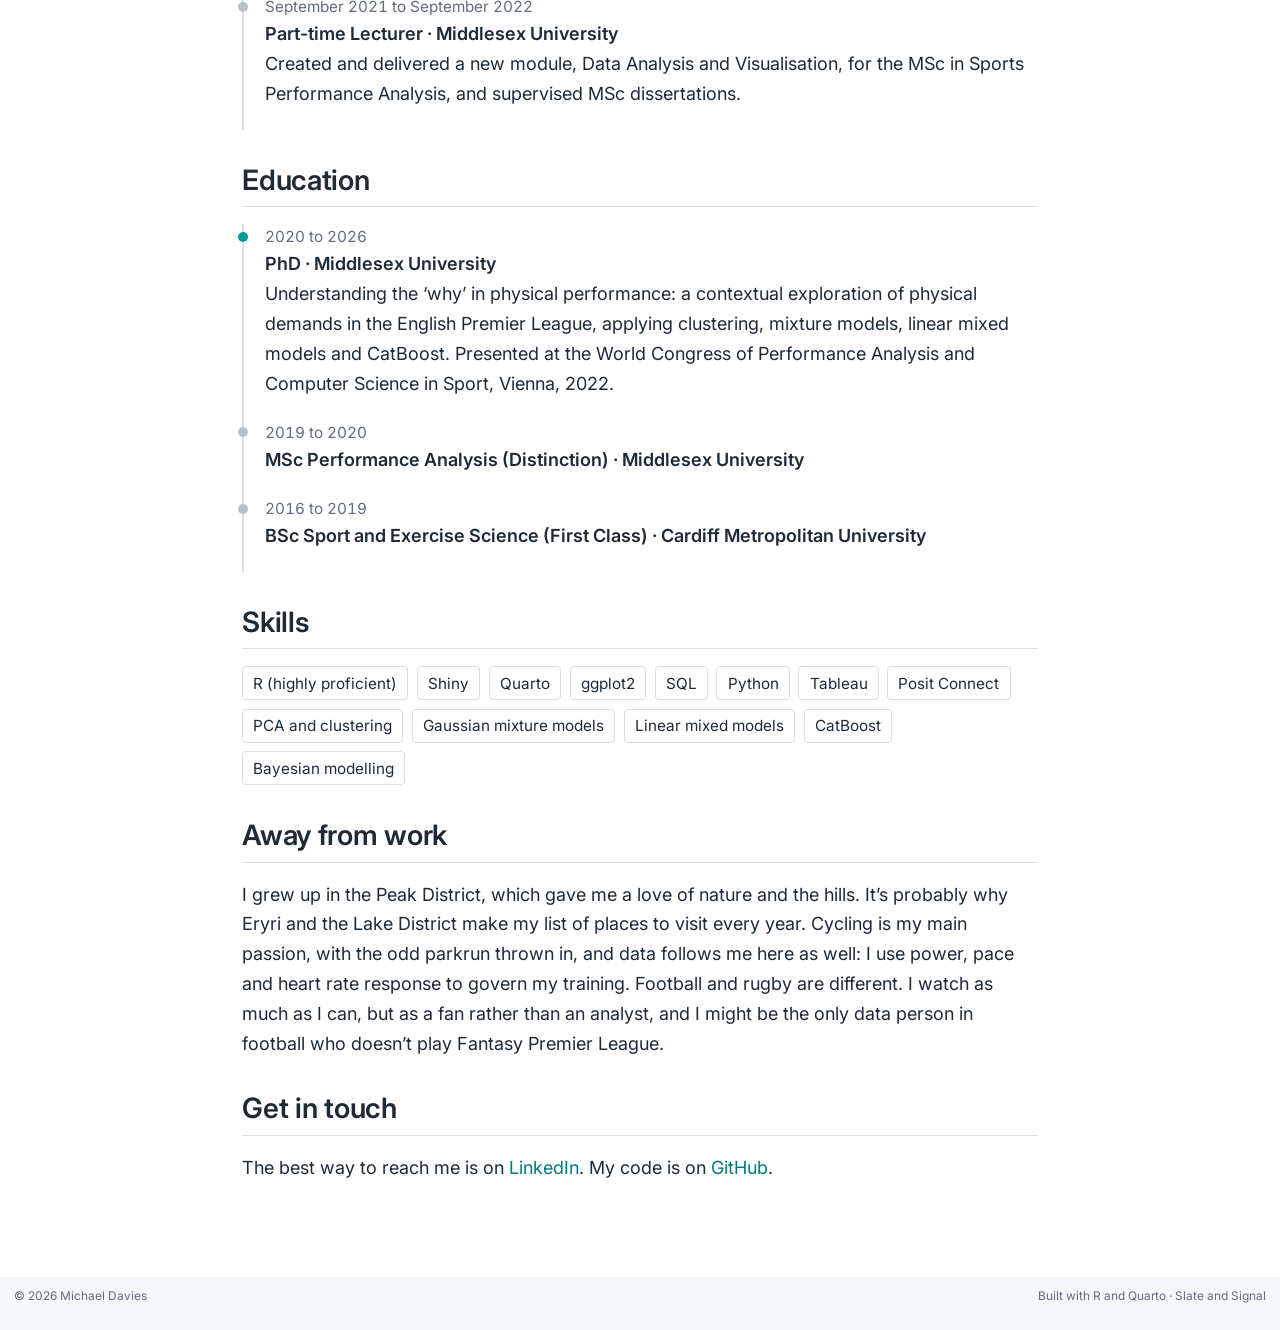
<file: about.html>
<!DOCTYPE html>
<html xmlns="http://www.w3.org/1999/xhtml" lang="en" xml:lang="en"><head>

<meta charset="utf-8">
<meta name="generator" content="quarto-1.10.19">

<meta name="viewport" content="width=device-width, initial-scale=1.0, user-scalable=yes">

<meta name="description" content="Senior Performance Data Scientist, PhD.">

<title>About – Michael Davies</title>
<style>
/* Default styles provided by pandoc.
** See https://pandoc.org/MANUAL.html#variables-for-html for config info.
*/
span.smallcaps{font-variant: small-caps;}
div.columns{display: flex; gap: 1.5em;}
div.column{flex: auto;}
@media screen {
div.columns{gap: min(4vw, 1.5em);}
div.column{overflow-x: auto;}
}
div.hanging-indent{margin-left: 1.5em; text-indent: -1.5em;}
ul.task-list{list-style: none;}
ul.task-list li input[type="checkbox"] {
  width: 0.8em;
  margin: 0 0.8em 0.2em -1em; /* quarto-specific, see https://github.com/quarto-dev/quarto-cli/issues/4556 */ 
  vertical-align: middle;
}
</style>


<script src="site_libs/quarto-nav/quarto-nav.js"></script>
<script src="site_libs/quarto-nav/headroom.min.js"></script>
<script src="site_libs/clipboard/clipboard.min.js"></script>
<script src="site_libs/quarto-search/autocomplete.umd.js"></script>
<script src="site_libs/quarto-search/fuse.min.js"></script>
<script src="site_libs/quarto-search/quarto-search.js"></script>
<meta name="quarto:offset" content="./">
<link href="./images/favicon.svg" rel="icon" type="image/svg+xml">
<script src="site_libs/quarto-html/quarto.js" type="module"></script>
<script src="site_libs/quarto-html/tabsets/tabsets.js" type="module"></script>
<script src="site_libs/quarto-html/popper.min.js"></script>
<script src="site_libs/quarto-html/tippy.umd.min.js"></script>
<script src="site_libs/quarto-html/anchor.min.js"></script>
<link href="site_libs/quarto-html/tippy.css" rel="stylesheet">
<link href="site_libs/quarto-html/quarto-syntax-highlighting-7679f92b18dcf5edba4446b257d74ced.css" rel="stylesheet" class="quarto-color-scheme" id="quarto-text-highlighting-styles">
<link href="site_libs/quarto-html/quarto-syntax-highlighting-dark-a3d1018d860e8e0e5f676dbdf712930f.css" rel="stylesheet" class="quarto-color-scheme quarto-color-alternate" id="quarto-text-highlighting-styles">
<link href="site_libs/quarto-html/quarto-syntax-highlighting-7679f92b18dcf5edba4446b257d74ced.css" rel="stylesheet" class="quarto-color-scheme-extra" id="quarto-text-highlighting-styles">
<script src="site_libs/bootstrap/bootstrap.min.js"></script>
<link href="site_libs/bootstrap/bootstrap-icons.css" rel="stylesheet">
<link href="site_libs/bootstrap/bootstrap-6b96b13d0476b2725ac09e7d017f7b8c.min.css" rel="stylesheet" append-hash="true" class="quarto-color-scheme" id="quarto-bootstrap" data-mode="light">
<link href="site_libs/bootstrap/bootstrap-dark-148feec59ccc2964e8c51f9cf28291a7.min.css" rel="stylesheet" append-hash="true" class="quarto-color-scheme quarto-color-alternate" id="quarto-bootstrap" data-mode="dark">
<link href="site_libs/bootstrap/bootstrap-6b96b13d0476b2725ac09e7d017f7b8c.min.css" rel="stylesheet" append-hash="true" class="quarto-color-scheme-extra" id="quarto-bootstrap" data-mode="light">
<script id="quarto-search-options" type="application/json">{
  "location": "navbar",
  "copy-button": false,
  "collapse-after": 3,
  "panel-placement": "end",
  "type": "overlay",
  "limit": 50,
  "keyboard-shortcut": [
    "f",
    "/",
    "s"
  ],
  "show-item-context": false,
  "language": {
    "search-no-results-text": "No results",
    "search-matching-documents-text": "matching documents",
    "search-copy-link-title": "Copy link to search",
    "search-hide-matches-text": "Hide additional matches",
    "search-more-match-text": "more match in this document",
    "search-more-matches-text": "more matches in this document",
    "search-clear-button-title": "Clear",
    "search-text-placeholder": "",
    "search-detached-cancel-button-title": "Cancel",
    "search-submit-button-title": "Submit",
    "search-label": "Search"
  }
}</script>
<style>html{ scroll-behavior: smooth; }</style>


</head>

<body class="nav-fixed fullcontent quarto-light"><script id="quarto-html-before-body" type="application/javascript">
    const toggleBodyColorMode = (bsSheetEl) => {
      const mode = bsSheetEl.getAttribute("data-mode");
      const bodyEl = window.document.querySelector("body");
      if (mode === "dark") {
        bodyEl.classList.add("quarto-dark");
        bodyEl.classList.remove("quarto-light");
      } else {
        bodyEl.classList.add("quarto-light");
        bodyEl.classList.remove("quarto-dark");
      }
    }
    const toggleBodyColorPrimary = () => {
      const bsSheetEl = window.document.querySelector("link#quarto-bootstrap:not([rel=disabled-stylesheet])");
      if (bsSheetEl) {
        toggleBodyColorMode(bsSheetEl);
      }
    }
    const setColorSchemeToggle = (alternate) => {
      const toggles = window.document.querySelectorAll('.quarto-color-scheme-toggle');
      for (let i=0; i < toggles.length; i++) {
        const toggle = toggles[i];
        if (toggle) {
          if (alternate) {
            toggle.classList.add("alternate");
          } else {
            toggle.classList.remove("alternate");
          }
        }
      }
    };
    const toggleColorMode = (alternate) => {
      // Switch the stylesheets
      const primaryStylesheets = window.document.querySelectorAll('link.quarto-color-scheme:not(.quarto-color-alternate)');
      const alternateStylesheets = window.document.querySelectorAll('link.quarto-color-scheme.quarto-color-alternate');
      manageTransitions('#quarto-margin-sidebar .nav-link', false);
      if (alternate) {
        // note: dark is layered on light, we don't disable primary!
        enableStylesheet(alternateStylesheets);
        for (const sheetNode of alternateStylesheets) {
          if (sheetNode.id === "quarto-bootstrap") {
            toggleBodyColorMode(sheetNode);
          }
        }
      } else {
        disableStylesheet(alternateStylesheets);
        enableStylesheet(primaryStylesheets)
        toggleBodyColorPrimary();
      }
      manageTransitions('#quarto-margin-sidebar .nav-link', true);
      // Switch the toggles
      setColorSchemeToggle(alternate)
      // Hack to workaround the fact that safari doesn't
      // properly recolor the scrollbar when toggling (#1455)
      if (navigator.userAgent.indexOf('Safari') > 0 && navigator.userAgent.indexOf('Chrome') == -1) {
        manageTransitions("body", false);
        window.scrollTo(0, 1);
        setTimeout(() => {
          window.scrollTo(0, 0);
          manageTransitions("body", true);
        }, 40);
      }
    }
    const disableStylesheet = (stylesheets) => {
      for (let i=0; i < stylesheets.length; i++) {
        const stylesheet = stylesheets[i];
        stylesheet.rel = 'disabled-stylesheet';
      }
    }
    const enableStylesheet = (stylesheets) => {
      for (let i=0; i < stylesheets.length; i++) {
        const stylesheet = stylesheets[i];
        if(stylesheet.rel !== 'stylesheet') { // for Chrome, which will still FOUC without this check
          stylesheet.rel = 'stylesheet';
        }
      }
    }
    const manageTransitions = (selector, allowTransitions) => {
      const els = window.document.querySelectorAll(selector);
      for (let i=0; i < els.length; i++) {
        const el = els[i];
        if (allowTransitions) {
          el.classList.remove('notransition');
        } else {
          el.classList.add('notransition');
        }
      }
    }
    const isFileUrl = () => {
      return window.location.protocol === 'file:';
    }
    const hasAlternateSentinel = () => {
      let styleSentinel = getColorSchemeSentinel();
      if (styleSentinel !== null) {
        return styleSentinel === "alternate";
      } else {
        return false;
      }
    }
    const setStyleSentinel = (alternate) => {
      const value = alternate ? "alternate" : "default";
      if (!isFileUrl()) {
        window.localStorage.setItem("quarto-color-scheme", value);
      } else {
        localAlternateSentinel = value;
      }
    }
    const getColorSchemeSentinel = () => {
      if (!isFileUrl()) {
        const storageValue = window.localStorage.getItem("quarto-color-scheme");
        return storageValue != null ? storageValue : localAlternateSentinel;
      } else {
        return localAlternateSentinel;
      }
    }
    const toggleGiscusIfUsed = (isAlternate, darkModeDefault) => {
      const baseTheme = document.querySelector('#giscus-base-theme')?.value ?? 'light';
      const alternateTheme = document.querySelector('#giscus-alt-theme')?.value ?? 'dark';
      let newTheme = '';
      if(authorPrefersDark) {
        newTheme = isAlternate ? baseTheme : alternateTheme;
      } else {
        newTheme = isAlternate ? alternateTheme : baseTheme;
      }
      const changeGiscusTheme = () => {
        // From: https://github.com/giscus/giscus/issues/336
        const sendMessage = (message) => {
          const iframe = document.querySelector('iframe.giscus-frame');
          if (!iframe) return;
          iframe.contentWindow.postMessage({ giscus: message }, 'https://giscus.app');
        }
        sendMessage({
          setConfig: {
            theme: newTheme
          }
        });
      }
      const isGiscussLoaded = window.document.querySelector('iframe.giscus-frame') !== null;
      if (isGiscussLoaded) {
        changeGiscusTheme();
      }
    };
    const authorPrefersDark = false;
    const queryPrefersDark = window.matchMedia('(prefers-color-scheme: dark)');
    const darkModeDefault = queryPrefersDark.matches;
      document.querySelector('link#quarto-text-highlighting-styles.quarto-color-scheme-extra').rel = 'disabled-stylesheet';
      document.querySelector('link#quarto-bootstrap.quarto-color-scheme-extra').rel = 'disabled-stylesheet';
    let localAlternateSentinel = darkModeDefault ? 'alternate' : 'default';
    // Dark / light mode switch
    window.quartoToggleColorScheme = () => {
      // Read the current dark / light value
      let toAlternate = !hasAlternateSentinel();
      toggleColorMode(toAlternate);
      setStyleSentinel(toAlternate);
      toggleGiscusIfUsed(toAlternate, darkModeDefault);
      window.dispatchEvent(new Event('resize'));
    };
    queryPrefersDark.addEventListener("change", e => {
      if(window.localStorage.getItem("quarto-color-scheme") !== null)
        return;
      const alternate = e.matches
      toggleColorMode(alternate);
      localAlternateSentinel = e.matches ? 'alternate' : 'default'; // this is used alongside local storage!
      toggleGiscusIfUsed(alternate, darkModeDefault);
    });
    // Switch to dark mode if need be
    if (hasAlternateSentinel()) {
      toggleColorMode(true);
    } else {
      toggleColorMode(false);
    }
  </script>

<div id="quarto-search-results"></div>
  <header id="quarto-header" class="headroom fixed-top">
    <nav class="navbar navbar-expand-lg " data-bs-theme="dark">
      <div class="navbar-container container-fluid">
      <div class="navbar-brand-container mx-auto">
    <a href="./index.html" class="navbar-brand navbar-brand-logo">
    <img src="./images/mark.svg" alt="Michael Davies" class="navbar-logo light-content">
    <img src="./images/mark.svg" alt="Michael Davies" class="navbar-logo dark-content">
    </a>
    <a class="navbar-brand" href="./index.html">
    <span class="navbar-title">Michael Davies</span>
    </a>
  </div>
            <div id="quarto-search" class="" title="Search"></div>
          <button class="navbar-toggler" type="button" data-bs-toggle="collapse" data-bs-target="#navbarCollapse" aria-controls="navbarCollapse" role="menu" aria-expanded="false" aria-label="Toggle navigation" onclick="if (window.quartoToggleHeadroom) { window.quartoToggleHeadroom(); }">
  <span class="navbar-toggler-icon"></span>
</button>
          <div class="collapse navbar-collapse" id="navbarCollapse">
            <ul class="navbar-nav navbar-nav-scroll me-auto">
  <li class="nav-item">
    <a class="nav-link" href="./performance-questions.html"> 
<span class="menu-text">Performance Questions</span></a>
  </li>  
  <li class="nav-item">
    <a class="nav-link" href="./research-questions.html"> 
<span class="menu-text">Research Questions</span></a>
  </li>  
  <li class="nav-item">
    <a class="nav-link" href="./products.html"> 
<span class="menu-text">Products</span></a>
  </li>  
  <li class="nav-item">
    <a class="nav-link active" href="./about.html" aria-current="page"> 
<span class="menu-text">About</span></a>
  </li>  
</ul>
            <ul class="navbar-nav navbar-nav-scroll ms-auto">
  <li class="nav-item compact">
    <a class="nav-link" href="https://www.linkedin.com/in/michael-davies-4505b8114" target="_blank"> <i class="bi bi-linkedin" role="img" aria-label="LinkedIn">
</i> 
<span class="menu-text"></span></a>
  </li>  
  <li class="nav-item compact">
    <a class="nav-link" href="https://github.com/michaeldavies64" target="_blank"> <i class="bi bi-github" role="img" aria-label="GitHub">
</i> 
<span class="menu-text"></span></a>
  </li>  
</ul>
          </div> <!-- /navcollapse -->
            <div class="quarto-navbar-tools">
  <a href="" class="quarto-color-scheme-toggle quarto-navigation-tool  px-1" onclick="window.quartoToggleColorScheme(); return false;" title="Toggle dark mode"><i class="bi"></i></a>
</div>
      </div> <!-- /container-fluid -->
    </nav>
</header>
<!-- content -->
<div id="quarto-content" class="quarto-container page-columns page-rows-contents page-layout-article page-navbar">
<!-- sidebar -->
<!-- margin-sidebar -->
    
<!-- main -->
<main class="content" id="quarto-document-content">


<header id="title-block-header" class="quarto-title-block default">
<div class="quarto-title">
<h1 class="title">About</h1>
</div>

<div>
  <div class="description">
    Senior Performance Data Scientist, PhD.
  </div>
</div>


<div class="quarto-title-meta">

    
  
    
  </div>
  


</header>


<p>The best analysis is the one people use, and keep using. In elite sport, the success of an insight comes down to two things. The first is staying close to the people asking the question, so the work answers what they need now and anticipates what comes next. The second is keeping it simple and clear, because decisions are made fast. That’s why my work starts with a <a href="./performance-questions.html">performance question</a>, not a dataset.</p>
<p>I’ve spent six years in elite football data, working my way up from an MSc studentship in 2019 to leading data insight for the Sport Science and Medical departments at Leicester City. I taught myself to code early, driven by an instinct that the processes around me could be automated or done better. That instinct shaped the pipelines and processes I’ve built since, so practitioners get what they need, when they need it.</p>
<p>I take pride in how results are communicated. Every visualisation and report is built to turn analysis into a clear message stakeholders can act on. When relegation cost us the league’s data feed, I rebuilt match reporting from our own GPS data, and staff had it within two hours of the final whistle instead of the next day.</p>
<p>My PhD, completed this year, rests on one idea: in physical performance, context is everything. A number means little in isolation, because so much of it is shaped by the game around it. I set the research up to feed straight into my day-to-day work, and it taught me how to frame a performance question: what needs to be measured, which factors contribute, and how to back the answer with mathematical rigour.</p>
<p>I’ve line managed data analysts, developing both their technical skills and how they communicate. Analysts I’ve managed have gone on to roles in sport science departments at other clubs, and that’s what I’m proudest of.</p>
<p>I’m still developing my skill set. Right now I’m most interested in fully automated pipelines, the kind our data engineer builds, and in how containerised projects with automated reporting can give data staff their time back. I’m also exploring how AI tools can shape my work. They clearly speed up the build and delivery of insight, so more of my time goes on the question and less on the plumbing, while the judgement stays with me. I’m also continuing to work on how I communicate with stakeholders, because even the best insight has to land to be used.</p>
<section id="experience" class="level2">
<h2 class="anchored" data-anchor-id="experience">Experience</h2>
<ul class="md-timeline">
<li class="current">
<div class="md-when">
January 2025 to present
</div>
<div class="md-role">
Senior Performance Data Scientist · Leicester City Football Club
</div>
Lead the delivery of data insight to the Sport Science and Medical departments and co-lead the club’s data strategy with senior leadership. Built a self-serve R Shiny platform on Posit Connect, adopted across departments, and automated recurring reporting with Quarto. Own relationships with external data providers, line manage a data analyst and work closely with a data engineer on pipeline architecture.
</li>
<li>
<div class="md-when">
October 2019 to December 2024
</div>
<div class="md-role">
First Team Performance Data Analyst · Leicester City Football Club
</div>
Built interactive dashboards in Tableau and R Shiny to put performance data directly in the hands of staff, and adapted how insight was presented so people without a data background could act on it.
</li>
<li>
<div class="md-when">
September 2021 to September 2022
</div>
<div class="md-role">
Part-time Lecturer · Middlesex University
</div>
Created and delivered a new module, Data Analysis and Visualisation, for the MSc in Sports Performance Analysis, and supervised MSc dissertations.
</li>
</ul>
</section>
<section id="education" class="level2">
<h2 class="anchored" data-anchor-id="education">Education</h2>
<ul class="md-timeline">
<li class="current">
<div class="md-when">
2020 to 2026
</div>
<div class="md-role">
PhD · Middlesex University
</div>
Understanding the ‘why’ in physical performance: a contextual exploration of physical demands in the English Premier League, applying clustering, mixture models, linear mixed models and CatBoost. Presented at the World Congress of Performance Analysis and Computer Science in Sport, Vienna, 2022.
</li>
<li>
<div class="md-when">
2019 to 2020
</div>
<div class="md-role">
MSc Performance Analysis (Distinction) · Middlesex University
</div>
</li>
<li>
<div class="md-when">
2016 to 2019
</div>
<div class="md-role">
BSc Sport and Exercise Science (First Class) · Cardiff Metropolitan University
</div>
</li>
</ul>
</section>
<section id="skills" class="level2">
<h2 class="anchored" data-anchor-id="skills">Skills</h2>
<ul class="md-tools">
<li>
R (highly proficient)
</li>
<li>
Shiny
</li>
<li>
Quarto
</li>
<li>
ggplot2
</li>
<li>
SQL
</li>
<li>
Python
</li>
<li>
Tableau
</li>
<li>
Posit Connect
</li>
<li>
PCA and clustering
</li>
<li>
Gaussian mixture models
</li>
<li>
Linear mixed models
</li>
<li>
CatBoost
</li>
<li>
Bayesian modelling
</li>
</ul>
</section>
<section id="away-from-work" class="level2">
<h2 class="anchored" data-anchor-id="away-from-work">Away from work</h2>
<p>I grew up in the Peak District, which gave me a love of nature and the hills. It’s probably why Eryri and the Lake District make my list of places to visit every year. Cycling is my main passion, with the odd parkrun thrown in, and data follows me here as well: I use power, pace and heart rate response to govern my training. Football and rugby are different. I watch as much as I can, but as a fan rather than an analyst, and I might be the only data person in football who doesn’t play Fantasy Premier League.</p>
</section>
<section id="get-in-touch" class="level2">
<h2 class="anchored" data-anchor-id="get-in-touch">Get in touch</h2>
<p>The best way to reach me is on <a href="https://www.linkedin.com/in/michael-davies-4505b8114">LinkedIn</a>. My code is on <a href="https://github.com/michaeldavies64">GitHub</a>.</p>


</section>

</main> <!-- /main -->
<script id="quarto-html-after-body" type="application/javascript">
  window.document.addEventListener("DOMContentLoaded", function (event) {
    // Ensure there is a toggle, if there isn't float one in the top right
    if (window.document.querySelector('.quarto-color-scheme-toggle') === null) {
      const a = window.document.createElement('a');
      a.classList.add('top-right');
      a.classList.add('quarto-color-scheme-toggle');
      a.href = "";
      a.onclick = function() { try { window.quartoToggleColorScheme(); } catch {} return false; };
      const i = window.document.createElement("i");
      i.classList.add('bi');
      a.appendChild(i);
      window.document.body.appendChild(a);
    }
    setColorSchemeToggle(hasAlternateSentinel())
    const icon = "";
    const anchorJS = new window.AnchorJS();
    anchorJS.options = {
      placement: 'right',
      icon: icon
    };
    anchorJS.add('.anchored');
    const isCodeAnnotation = (el) => {
      for (const clz of el.classList) {
        if (clz.startsWith('code-annotation-')) {                     
          return true;
        }
      }
      return false;
    }
    const onCopySuccess = function(e) {
      // button target
      const button = e.trigger;
      // don't keep focus
      button.blur();
      // flash "checked"
      button.classList.add('code-copy-button-checked');
      var currentTitle = button.getAttribute("title");
      button.setAttribute("title", "Copied!");
      let tooltip;
      if (window.bootstrap) {
        button.setAttribute("data-bs-toggle", "tooltip");
        button.setAttribute("data-bs-placement", "left");
        button.setAttribute("data-bs-title", "Copied!");
        tooltip = new bootstrap.Tooltip(button, 
          { trigger: "manual", 
            customClass: "code-copy-button-tooltip",
            offset: [0, -8]});
        tooltip.show();    
      }
      setTimeout(function() {
        if (tooltip) {
          tooltip.hide();
          button.removeAttribute("data-bs-title");
          button.removeAttribute("data-bs-toggle");
          button.removeAttribute("data-bs-placement");
        }
        button.setAttribute("title", currentTitle);
        button.classList.remove('code-copy-button-checked');
      }, 1000);
      // clear code selection
      e.clearSelection();
    }
    const getTextToCopy = function(trigger) {
      const outerScaffold = trigger.parentElement.cloneNode(true);
      const codeEl = outerScaffold.querySelector('code');
      for (const childEl of codeEl.children) {
        if (isCodeAnnotation(childEl)) {
          childEl.remove();
        }
      }
      return codeEl.innerText;
    }
    const clipboard = new window.ClipboardJS('.code-copy-button:not([data-in-quarto-modal])', {
      text: getTextToCopy
    });
    clipboard.on('success', onCopySuccess);
    if (window.document.getElementById('quarto-embedded-source-code-modal')) {
      const clipboardModal = new window.ClipboardJS('.code-copy-button[data-in-quarto-modal]', {
        text: getTextToCopy,
        container: window.document.getElementById('quarto-embedded-source-code-modal')
      });
      clipboardModal.on('success', onCopySuccess);
    }
      var localhostRegex = new RegExp(/^(?:http|https):\/\/localhost\:?[0-9]*\//);
      var mailtoRegex = new RegExp(/^mailto:/);
        var filterRegex = new RegExp("https:\/\/michaeldavies64\.github\.io\/");
      var isInternal = (href) => {
          return filterRegex.test(href) || localhostRegex.test(href) || mailtoRegex.test(href);
      }
      // Inspect non-navigation links and adorn them if external
     var links = window.document.querySelectorAll('a[href]:not(.nav-link):not(.navbar-brand):not(.toc-action):not(.sidebar-link):not(.sidebar-item-toggle):not(.pagination-link):not(.no-external):not([aria-hidden]):not(.dropdown-item):not(.quarto-navigation-tool):not(.about-link)');
      for (var i=0; i<links.length; i++) {
        const link = links[i];
        if (!isInternal(link.href)) {
          // undo the damage that might have been done by quarto-nav.js in the case of
          // links that we want to consider external
          if (link.dataset.originalHref !== undefined) {
            link.href = link.dataset.originalHref;
          }
            // target, if specified
            link.setAttribute("target", "_blank");
            if (link.getAttribute("rel") === null) {
              link.setAttribute("rel", "noopener");
            }
        }
      }
    function tippyHover(el, contentFn, onTriggerFn, onUntriggerFn) {
      const config = {
        allowHTML: true,
        maxWidth: 500,
        delay: 100,
        arrow: false,
        appendTo: function(el) {
            return el.parentElement;
        },
        interactive: true,
        interactiveBorder: 10,
        theme: 'quarto',
        placement: 'bottom-start',
      };
      if (contentFn) {
        config.content = contentFn;
      }
      if (onTriggerFn) {
        config.onTrigger = onTriggerFn;
      }
      if (onUntriggerFn) {
        config.onUntrigger = onUntriggerFn;
      }
      window.tippy(el, config); 
    }
    const noterefs = window.document.querySelectorAll('a[role="doc-noteref"]');
    for (var i=0; i<noterefs.length; i++) {
      const ref = noterefs[i];
      tippyHover(ref, function() {
        // use id or data attribute instead here
        let href = ref.getAttribute('data-footnote-href') || ref.getAttribute('href');
        try { href = new URL(href).hash; } catch {}
        const id = href.replace(/^#\/?/, "");
        const note = window.document.getElementById(id);
        if (note) {
          return note.innerHTML;
        } else {
          return "";
        }
      });
    }
    const xrefs = window.document.querySelectorAll('a.quarto-xref');
    const processXRef = (id, note) => {
      // Strip column container classes
      const stripColumnClz = (el) => {
        el.classList.remove("page-full", "page-columns");
        if (el.children) {
          for (const child of el.children) {
            stripColumnClz(child);
          }
        }
      }
      stripColumnClz(note)
      if (id === null || id.startsWith('sec-')) {
        // Special case sections, only their first couple elements
        const container = document.createElement("div");
        if (note.children && note.children.length > 2) {
          container.appendChild(note.children[0].cloneNode(true));
          for (let i = 1; i < note.children.length; i++) {
            const child = note.children[i];
            if (child.tagName === "P" && child.innerText === "") {
              continue;
            } else {
              container.appendChild(child.cloneNode(true));
              break;
            }
          }
          if (window.Quarto?.typesetMath) {
            window.Quarto.typesetMath(container);
          }
          return container.innerHTML
        } else {
          if (window.Quarto?.typesetMath) {
            window.Quarto.typesetMath(note);
          }
          return note.innerHTML;
        }
      } else {
        // Remove any anchor links if they are present
        const anchorLink = note.querySelector('a.anchorjs-link');
        if (anchorLink) {
          anchorLink.remove();
        }
        if (window.Quarto?.typesetMath) {
          window.Quarto.typesetMath(note);
        }
        if (note.classList.contains("callout")) {
          return note.outerHTML;
        } else {
          return note.innerHTML;
        }
      }
    }
    for (var i=0; i<xrefs.length; i++) {
      const xref = xrefs[i];
      tippyHover(xref, undefined, function(instance) {
        instance.disable();
        let url = xref.getAttribute('href');
        let hash = undefined; 
        if (url.startsWith('#')) {
          hash = url;
        } else {
          try { hash = new URL(url).hash; } catch {}
        }
        if (hash) {
          const id = hash.replace(/^#\/?/, "");
          const note = window.document.getElementById(id);
          if (note !== null) {
            try {
              const html = processXRef(id, note.cloneNode(true));
              instance.setContent(html);
            } finally {
              instance.enable();
              instance.show();
            }
          } else {
            // See if we can fetch this
            fetch(url.split('#')[0])
            .then(res => res.text())
            .then(html => {
              const parser = new DOMParser();
              const htmlDoc = parser.parseFromString(html, "text/html");
              const note = htmlDoc.getElementById(id);
              if (note !== null) {
                const html = processXRef(id, note);
                instance.setContent(html);
              } 
            }).finally(() => {
              instance.enable();
              instance.show();
            });
          }
        } else {
          // See if we can fetch a full url (with no hash to target)
          // This is a special case and we should probably do some content thinning / targeting
          fetch(url)
          .then(res => res.text())
          .then(html => {
            const parser = new DOMParser();
            const htmlDoc = parser.parseFromString(html, "text/html");
            const note = htmlDoc.querySelector('main.content');
            if (note !== null) {
              // This should only happen for chapter cross references
              // (since there is no id in the URL)
              // remove the first header
              if (note.children.length > 0 && note.children[0].tagName === "HEADER") {
                note.children[0].remove();
              }
              const html = processXRef(null, note);
              instance.setContent(html);
            } 
          }).finally(() => {
            instance.enable();
            instance.show();
          });
        }
      }, function(instance) {
      });
    }
        let selectedAnnoteEl;
        const selectorForAnnotation = ( cell, annotation) => {
          let cellAttr = 'data-code-cell="' + cell + '"';
          let lineAttr = 'data-code-annotation="' +  annotation + '"';
          const selector = 'span[' + cellAttr + '][' + lineAttr + ']';
          return selector;
        }
        const selectCodeLines = (annoteEl) => {
          const doc = window.document;
          const targetCell = annoteEl.getAttribute("data-target-cell");
          const targetAnnotation = annoteEl.getAttribute("data-target-annotation");
          const annoteSpan = window.document.querySelector(selectorForAnnotation(targetCell, targetAnnotation));
          const lines = annoteSpan.getAttribute("data-code-lines").split(",");
          const lineIds = lines.map((line) => {
            return targetCell + "-" + line;
          })
          let top = null;
          let height = null;
          let parent = null;
          if (lineIds.length > 0) {
              //compute the position of the single el (top and bottom and make a div)
              const el = window.document.getElementById(lineIds[0]);
              top = el.offsetTop;
              height = el.offsetHeight;
              parent = el.parentElement.parentElement;
            if (lineIds.length > 1) {
              const lastEl = window.document.getElementById(lineIds[lineIds.length - 1]);
              const bottom = lastEl.offsetTop + lastEl.offsetHeight;
              height = bottom - top;
            }
            if (top !== null && height !== null && parent !== null) {
              // cook up a div (if necessary) and position it 
              let div = window.document.getElementById("code-annotation-line-highlight");
              if (div === null) {
                div = window.document.createElement("div");
                div.setAttribute("id", "code-annotation-line-highlight");
                div.style.position = 'absolute';
                parent.appendChild(div);
              }
              div.style.top = top - 2 + "px";
              div.style.height = height + 4 + "px";
              div.style.left = 0;
              let gutterDiv = window.document.getElementById("code-annotation-line-highlight-gutter");
              if (gutterDiv === null) {
                gutterDiv = window.document.createElement("div");
                gutterDiv.setAttribute("id", "code-annotation-line-highlight-gutter");
                gutterDiv.style.position = 'absolute';
                const codeCell = window.document.getElementById(targetCell);
                const gutter = codeCell.querySelector('.code-annotation-gutter');
                gutter.appendChild(gutterDiv);
              }
              gutterDiv.style.top = top - 2 + "px";
              gutterDiv.style.height = height + 4 + "px";
            }
            selectedAnnoteEl = annoteEl;
          }
        };
        const unselectCodeLines = () => {
          const elementsIds = ["code-annotation-line-highlight", "code-annotation-line-highlight-gutter"];
          elementsIds.forEach((elId) => {
            const div = window.document.getElementById(elId);
            if (div) {
              div.remove();
            }
          });
          selectedAnnoteEl = undefined;
        };
          // Handle positioning of the toggle
      window.addEventListener(
        "resize",
        throttle(() => {
          elRect = undefined;
          if (selectedAnnoteEl) {
            selectCodeLines(selectedAnnoteEl);
          }
        }, 10)
      );
      function throttle(fn, ms) {
      let throttle = false;
      let timer;
        return (...args) => {
          if(!throttle) { // first call gets through
              fn.apply(this, args);
              throttle = true;
          } else { // all the others get throttled
              if(timer) clearTimeout(timer); // cancel #2
              timer = setTimeout(() => {
                fn.apply(this, args);
                timer = throttle = false;
              }, ms);
          }
        };
      }
        // Attach click handler to the DT
        const annoteDls = window.document.querySelectorAll('dt[data-target-cell]');
        for (const annoteDlNode of annoteDls) {
          annoteDlNode.addEventListener('click', (event) => {
            const clickedEl = event.target;
            if (clickedEl !== selectedAnnoteEl) {
              unselectCodeLines();
              const activeEl = window.document.querySelector('dt[data-target-cell].code-annotation-active');
              if (activeEl) {
                activeEl.classList.remove('code-annotation-active');
              }
              selectCodeLines(clickedEl);
              clickedEl.classList.add('code-annotation-active');
            } else {
              // Unselect the line
              unselectCodeLines();
              clickedEl.classList.remove('code-annotation-active');
            }
          });
        }
    const findCites = (el) => {
      const parentEl = el.parentElement;
      if (parentEl) {
        const cites = parentEl.dataset.cites;
        if (cites) {
          return {
            el,
            cites: cites.split(' ')
          };
        } else {
          return findCites(el.parentElement)
        }
      } else {
        return undefined;
      }
    };
    var bibliorefs = window.document.querySelectorAll('a[role="doc-biblioref"]');
    for (var i=0; i<bibliorefs.length; i++) {
      const ref = bibliorefs[i];
      const citeInfo = findCites(ref);
      if (citeInfo) {
        tippyHover(citeInfo.el, function() {
          var popup = window.document.createElement('div');
          citeInfo.cites.forEach(function(cite) {
            var citeDiv = window.document.createElement('div');
            citeDiv.classList.add('hanging-indent');
            citeDiv.classList.add('csl-entry');
            var biblioDiv = window.document.getElementById('ref-' + cite);
            if (biblioDiv) {
              citeDiv.innerHTML = biblioDiv.innerHTML;
            }
            popup.appendChild(citeDiv);
          });
          return popup.innerHTML;
        });
      }
    }
  });
  </script>
</div> <!-- /content -->
<footer class="footer">
  <div class="nav-footer">
    <div class="nav-footer-left">
<p>© 2026 Michael Davies</p>
</div>   
    <div class="nav-footer-center">
      &nbsp;
    </div>
    <div class="nav-footer-right">
<p>Built with R and Quarto · Slate and Signal</p>
</div>
  </div>
</footer>




<script src="site_libs/quarto-html/zenscroll-min.js"></script>
</body></html>
</file>
<file: site_libs/quarto-html/tippy.css>
.tippy-box[data-animation=fade][data-state=hidden]{opacity:0}[data-tippy-root]{max-width:calc(100vw - 10px)}.tippy-box{position:relative;background-color:#333;color:#fff;border-radius:4px;font-size:14px;line-height:1.4;white-space:normal;outline:0;transition-property:transform,visibility,opacity}.tippy-box[data-placement^=top]>.tippy-arrow{bottom:0}.tippy-box[data-placement^=top]>.tippy-arrow:before{bottom:-7px;left:0;border-width:8px 8px 0;border-top-color:initial;transform-origin:center top}.tippy-box[data-placement^=bottom]>.tippy-arrow{top:0}.tippy-box[data-placement^=bottom]>.tippy-arrow:before{top:-7px;left:0;border-width:0 8px 8px;border-bottom-color:initial;transform-origin:center bottom}.tippy-box[data-placement^=left]>.tippy-arrow{right:0}.tippy-box[data-placement^=left]>.tippy-arrow:before{border-width:8px 0 8px 8px;border-left-color:initial;right:-7px;transform-origin:center left}.tippy-box[data-placement^=right]>.tippy-arrow{left:0}.tippy-box[data-placement^=right]>.tippy-arrow:before{left:-7px;border-width:8px 8px 8px 0;border-right-color:initial;transform-origin:center right}.tippy-box[data-inertia][data-state=visible]{transition-timing-function:cubic-bezier(.54,1.5,.38,1.11)}.tippy-arrow{width:16px;height:16px;color:#333}.tippy-arrow:before{content:"";position:absolute;border-color:transparent;border-style:solid}.tippy-content{position:relative;padding:5px 9px;z-index:1}
</file>
<file: site_libs/quarto-html/quarto-syntax-highlighting-7679f92b18dcf5edba4446b257d74ced.css>
/* quarto syntax highlight colors */
:root {
  --quarto-hl-ot-color: #003B4F;
  --quarto-hl-at-color: #657422;
  --quarto-hl-ss-color: #20794D;
  --quarto-hl-an-color: #5E5E5E;
  --quarto-hl-fu-color: #4758AB;
  --quarto-hl-st-color: #20794D;
  --quarto-hl-cf-color: #003B4F;
  --quarto-hl-op-color: #5E5E5E;
  --quarto-hl-er-color: #AD0000;
  --quarto-hl-bn-color: #AD0000;
  --quarto-hl-al-color: #AD0000;
  --quarto-hl-va-color: #111111;
  --quarto-hl-bu-color: inherit;
  --quarto-hl-ex-color: inherit;
  --quarto-hl-pp-color: #AD0000;
  --quarto-hl-in-color: #5E5E5E;
  --quarto-hl-vs-color: #20794D;
  --quarto-hl-wa-color: #5E5E5E;
  --quarto-hl-do-color: #5E5E5E;
  --quarto-hl-im-color: #00769E;
  --quarto-hl-ch-color: #20794D;
  --quarto-hl-dt-color: #AD0000;
  --quarto-hl-fl-color: #AD0000;
  --quarto-hl-co-color: #5E5E5E;
  --quarto-hl-cv-color: #5E5E5E;
  --quarto-hl-cn-color: #8f5902;
  --quarto-hl-sc-color: #5E5E5E;
  --quarto-hl-dv-color: #AD0000;
  --quarto-hl-kw-color: #003B4F;
}

/* other quarto variables */
:root {
  --quarto-font-monospace: "JetBrains Mono", ui-monospace, Menlo, monospace;
}

/* syntax highlight based on Pandoc's rules */
pre > code.sourceCode > span {
  color: #003B4F;
}

code.sourceCode > span {
  color: #003B4F;
}

div.sourceCode,
div.sourceCode pre.sourceCode {
  color: #003B4F;
}

/* Normal */
code span {
  color: #003B4F;
}

/* Alert */
code span.al {
  color: #AD0000;
  font-style: inherit;
}

/* Annotation */
code span.an {
  color: #5E5E5E;
  font-style: inherit;
}

/* Attribute */
code span.at {
  color: #657422;
  font-style: inherit;
}

/* BaseN */
code span.bn {
  color: #AD0000;
  font-style: inherit;
}

/* BuiltIn */
code span.bu {
  font-style: inherit;
}

/* ControlFlow */
code span.cf {
  color: #003B4F;
  font-weight: bold;
  font-style: inherit;
}

/* Char */
code span.ch {
  color: #20794D;
  font-style: inherit;
}

/* Constant */
code span.cn {
  color: #8f5902;
  font-style: inherit;
}

/* Comment */
code span.co {
  color: #5E5E5E;
  font-style: inherit;
}

/* CommentVar */
code span.cv {
  color: #5E5E5E;
  font-style: italic;
}

/* Documentation */
code span.do {
  color: #5E5E5E;
  font-style: italic;
}

/* DataType */
code span.dt {
  color: #AD0000;
  font-style: inherit;
}

/* DecVal */
code span.dv {
  color: #AD0000;
  font-style: inherit;
}

/* Error */
code span.er {
  color: #AD0000;
  font-style: inherit;
}

/* Extension */
code span.ex {
  font-style: inherit;
}

/* Float */
code span.fl {
  color: #AD0000;
  font-style: inherit;
}

/* Function */
code span.fu {
  color: #4758AB;
  font-style: inherit;
}

/* Import */
code span.im {
  color: #00769E;
  font-style: inherit;
}

/* Information */
code span.in {
  color: #5E5E5E;
  font-style: inherit;
}

/* Keyword */
code span.kw {
  color: #003B4F;
  font-weight: bold;
  font-style: inherit;
}

/* Operator */
code span.op {
  color: #5E5E5E;
  font-style: inherit;
}

/* Other */
code span.ot {
  color: #003B4F;
  font-style: inherit;
}

/* Preprocessor */
code span.pp {
  color: #AD0000;
  font-style: inherit;
}

/* SpecialChar */
code span.sc {
  color: #5E5E5E;
  font-style: inherit;
}

/* SpecialString */
code span.ss {
  color: #20794D;
  font-style: inherit;
}

/* String */
code span.st {
  color: #20794D;
  font-style: inherit;
}

/* Variable */
code span.va {
  color: #111111;
  font-style: inherit;
}

/* VerbatimString */
code span.vs {
  color: #20794D;
  font-style: inherit;
}

/* Warning */
code span.wa {
  color: #5E5E5E;
  font-style: italic;
}

.prevent-inlining {
  content: "</";
}

/*# sourceMappingURL=4b437b82e8ed6cd6cc13bcecbb2f4e1d.css.map */
</file>
<file: site_libs/quarto-html/quarto-syntax-highlighting-dark-a3d1018d860e8e0e5f676dbdf712930f.css>
/* quarto syntax highlight colors */
:root {
  --quarto-hl-al-color: #f07178;
  --quarto-hl-an-color: #d4d0ab;
  --quarto-hl-at-color: #00e0e0;
  --quarto-hl-bn-color: #d4d0ab;
  --quarto-hl-bu-color: #abe338;
  --quarto-hl-ch-color: #abe338;
  --quarto-hl-co-color: #f8f8f2;
  --quarto-hl-cv-color: #ffd700;
  --quarto-hl-cn-color: #ffd700;
  --quarto-hl-cf-color: #ffa07a;
  --quarto-hl-dt-color: #ffa07a;
  --quarto-hl-dv-color: #d4d0ab;
  --quarto-hl-do-color: #f8f8f2;
  --quarto-hl-er-color: #f07178;
  --quarto-hl-ex-color: #00e0e0;
  --quarto-hl-fl-color: #d4d0ab;
  --quarto-hl-fu-color: #ffa07a;
  --quarto-hl-im-color: #abe338;
  --quarto-hl-in-color: #d4d0ab;
  --quarto-hl-kw-color: #ffa07a;
  --quarto-hl-op-color: #ffa07a;
  --quarto-hl-ot-color: #00e0e0;
  --quarto-hl-pp-color: #dcc6e0;
  --quarto-hl-re-color: #00e0e0;
  --quarto-hl-sc-color: #abe338;
  --quarto-hl-ss-color: #abe338;
  --quarto-hl-st-color: #abe338;
  --quarto-hl-va-color: #00e0e0;
  --quarto-hl-vs-color: #abe338;
  --quarto-hl-wa-color: #dcc6e0;
}

/* other quarto variables */
:root {
  --quarto-font-monospace: "JetBrains Mono", ui-monospace, Menlo, monospace;
}

/* syntax highlight based on Pandoc's rules */
pre > code.sourceCode > span {
  color: #f8f8f2;
}

code.sourceCode > span {
  color: #f8f8f2;
}

div.sourceCode,
div.sourceCode pre.sourceCode {
  color: #f8f8f2;
}

/* Normal */
code span {
  color: #f8f8f2;
}

/* Alert */
code span.al {
  color: #f07178;
}

/* Annotation */
code span.an {
  color: #d4d0ab;
}

/* Attribute */
code span.at {
  color: #00e0e0;
}

/* BaseN */
code span.bn {
  color: #d4d0ab;
}

/* BuiltIn */
code span.bu {
  color: #abe338;
}

/* ControlFlow */
code span.cf {
  font-weight: bold;
  color: #ffa07a;
}

/* Char */
code span.ch {
  color: #abe338;
}

/* Constant */
code span.cn {
  color: #ffd700;
}

/* Comment */
code span.co {
  font-style: italic;
  color: #f8f8f2;
}

/* CommentVar */
code span.cv {
  color: #ffd700;
}

/* Documentation */
code span.do {
  color: #f8f8f2;
}

/* DataType */
code span.dt {
  color: #ffa07a;
}

/* DecVal */
code span.dv {
  color: #d4d0ab;
}

/* Error */
code span.er {
  color: #f07178;
  text-decoration: underline;
}

/* Extension */
code span.ex {
  font-weight: bold;
  color: #00e0e0;
}

/* Float */
code span.fl {
  color: #d4d0ab;
}

/* Function */
code span.fu {
  color: #ffa07a;
}

/* Import */
code span.im {
  color: #abe338;
}

/* Information */
code span.in {
  color: #d4d0ab;
}

/* Keyword */
code span.kw {
  font-weight: bold;
  color: #ffa07a;
}

/* Operator */
code span.op {
  color: #ffa07a;
}

/* Other */
code span.ot {
  color: #00e0e0;
}

/* Preprocessor */
code span.pp {
  color: #dcc6e0;
}

/* RegionMarker */
code span.re {
  background-color: #f8f8f2;
  color: #00e0e0;
}

/* SpecialChar */
code span.sc {
  color: #abe338;
}

/* SpecialString */
code span.ss {
  color: #abe338;
}

/* String */
code span.st {
  color: #abe338;
}

/* Variable */
code span.va {
  color: #00e0e0;
}

/* VerbatimString */
code span.vs {
  color: #abe338;
}

/* Warning */
code span.wa {
  color: #dcc6e0;
}

.prevent-inlining {
  content: "</";
}

/*# sourceMappingURL=26bbf025235bb376b34edb50e9d67a92.css.map */
</file>
